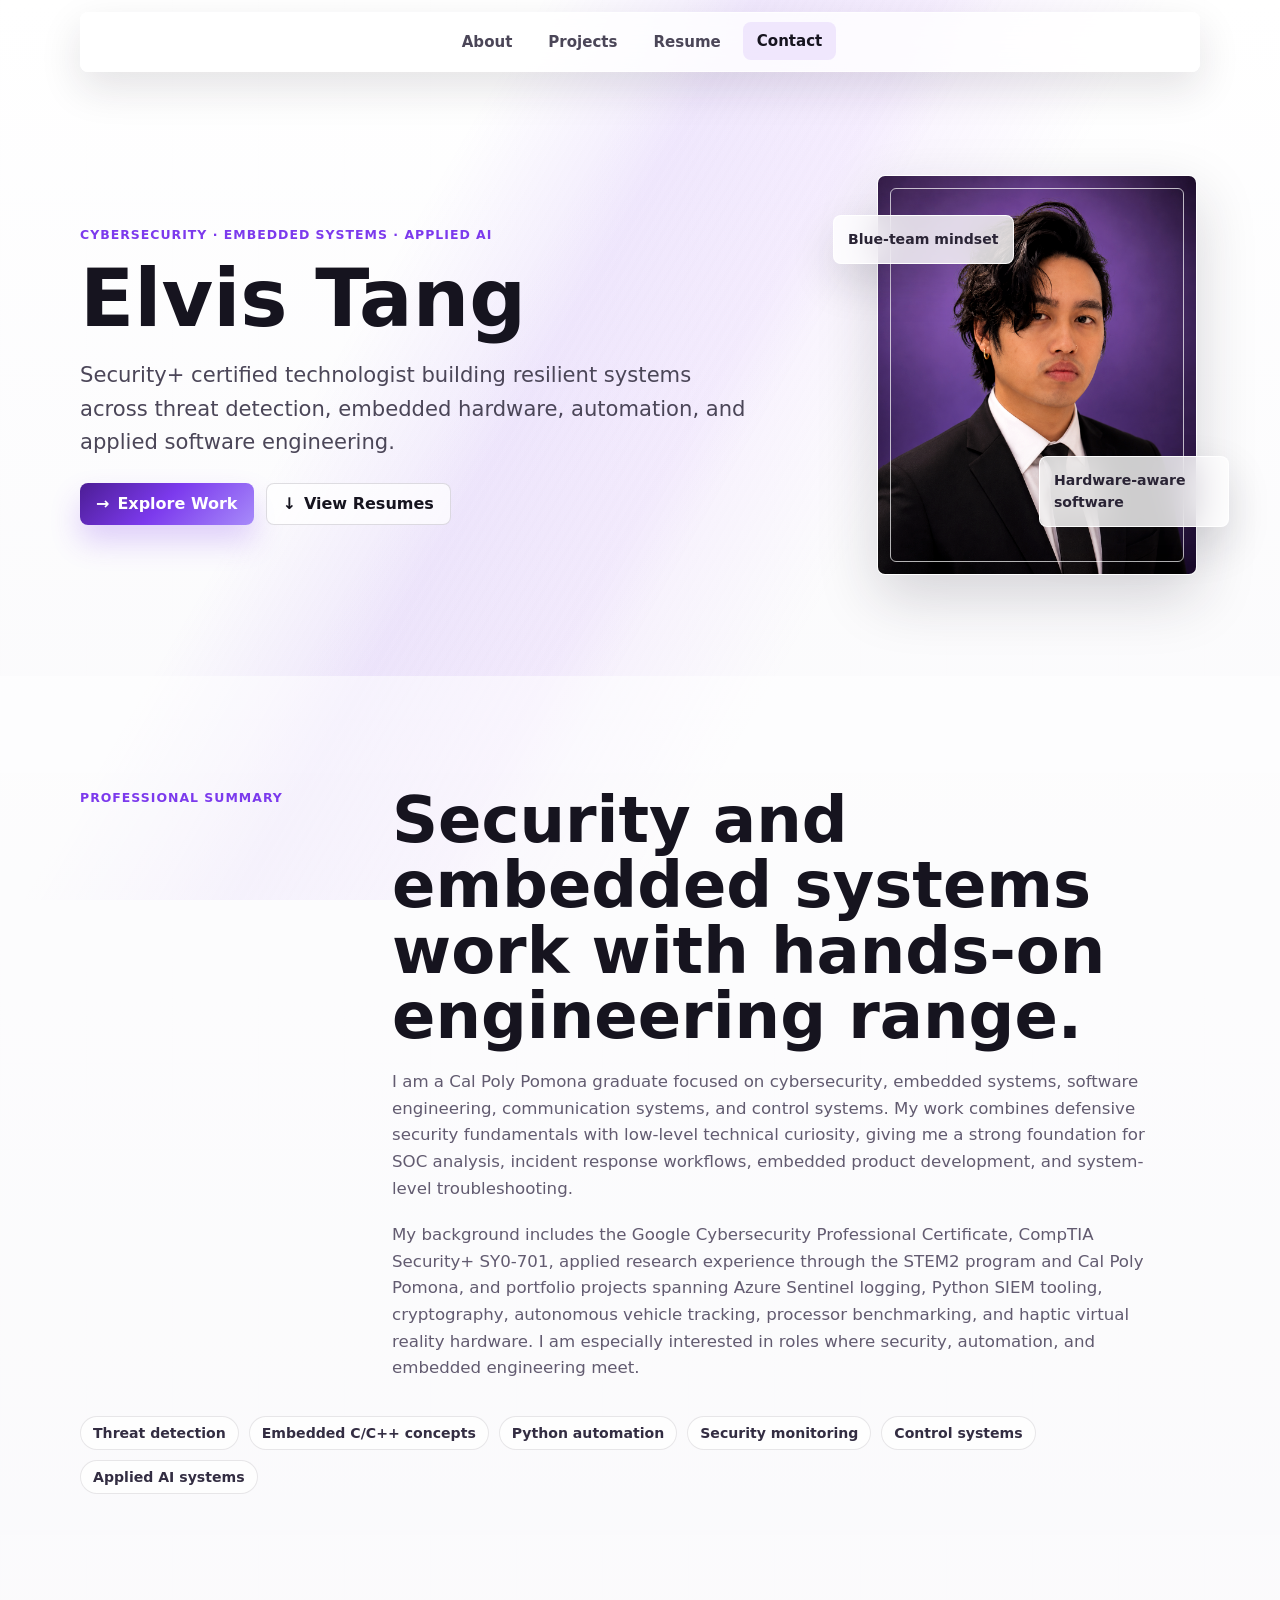
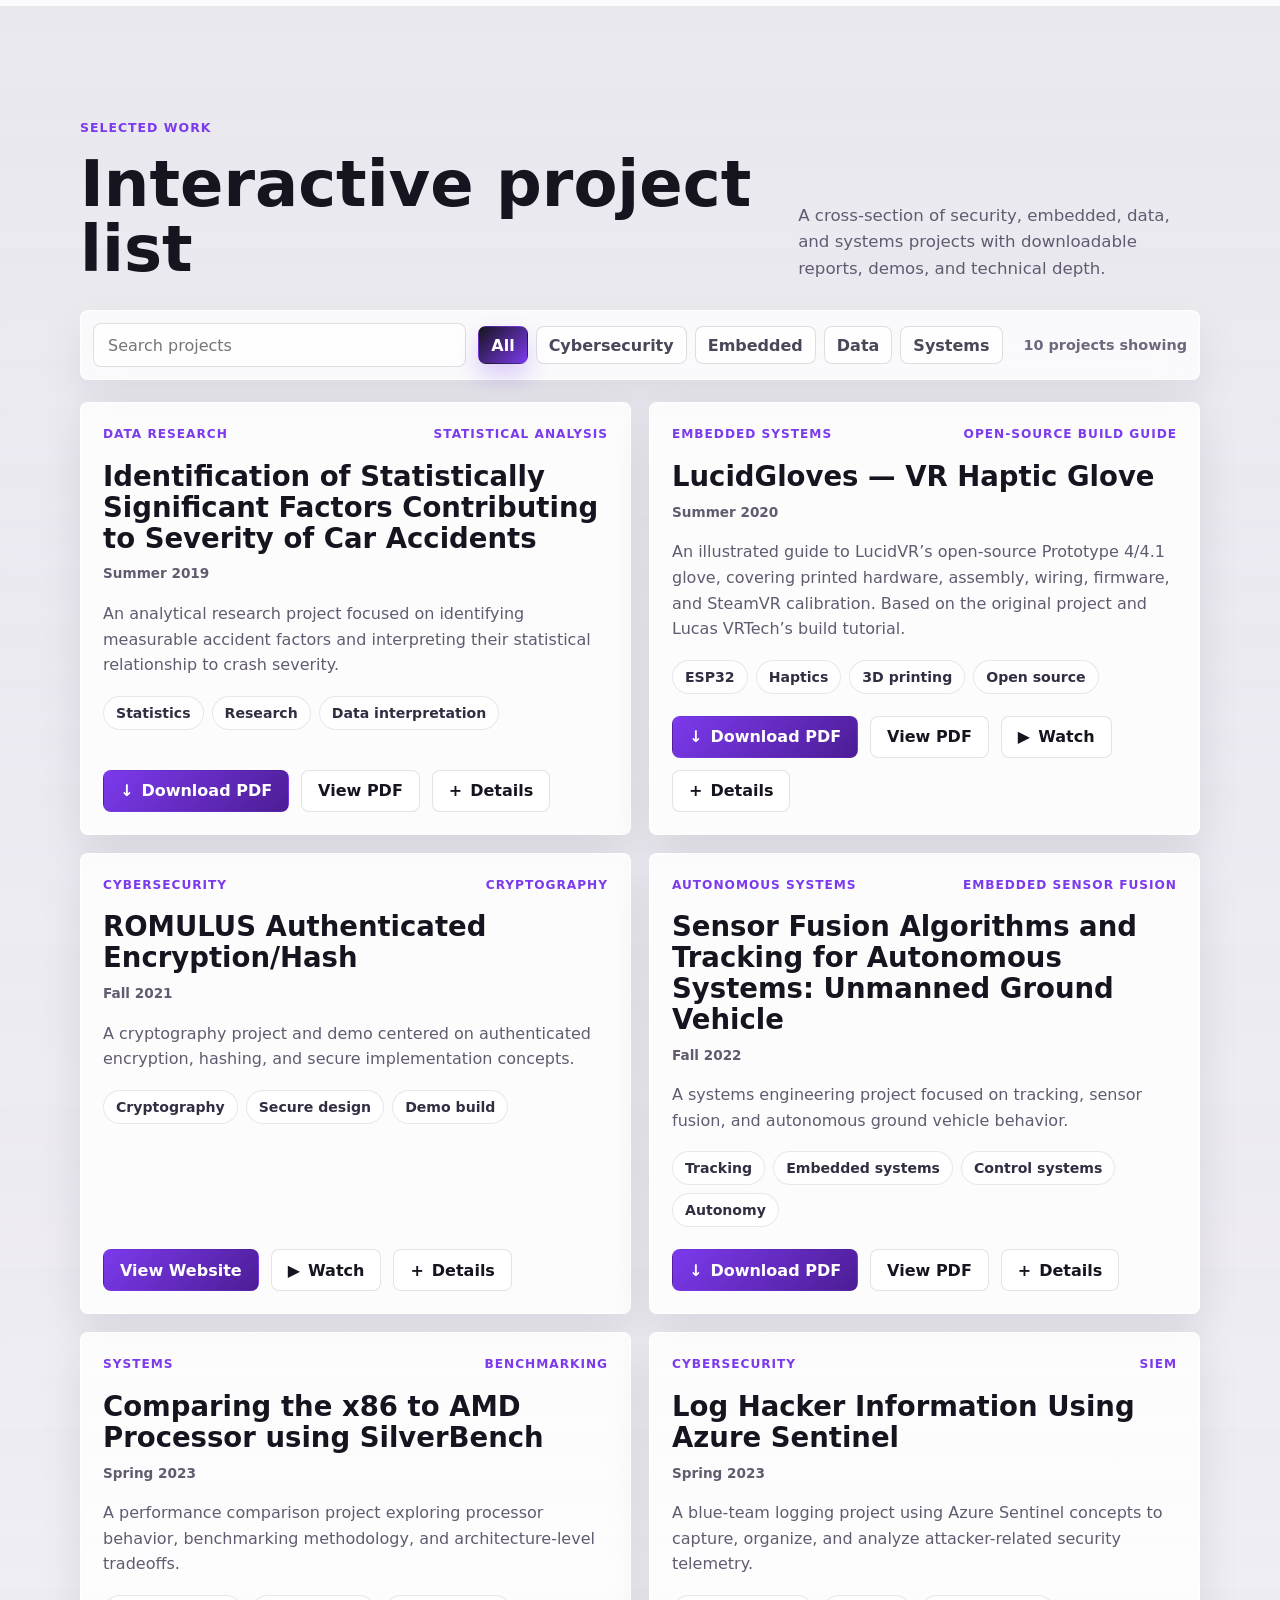
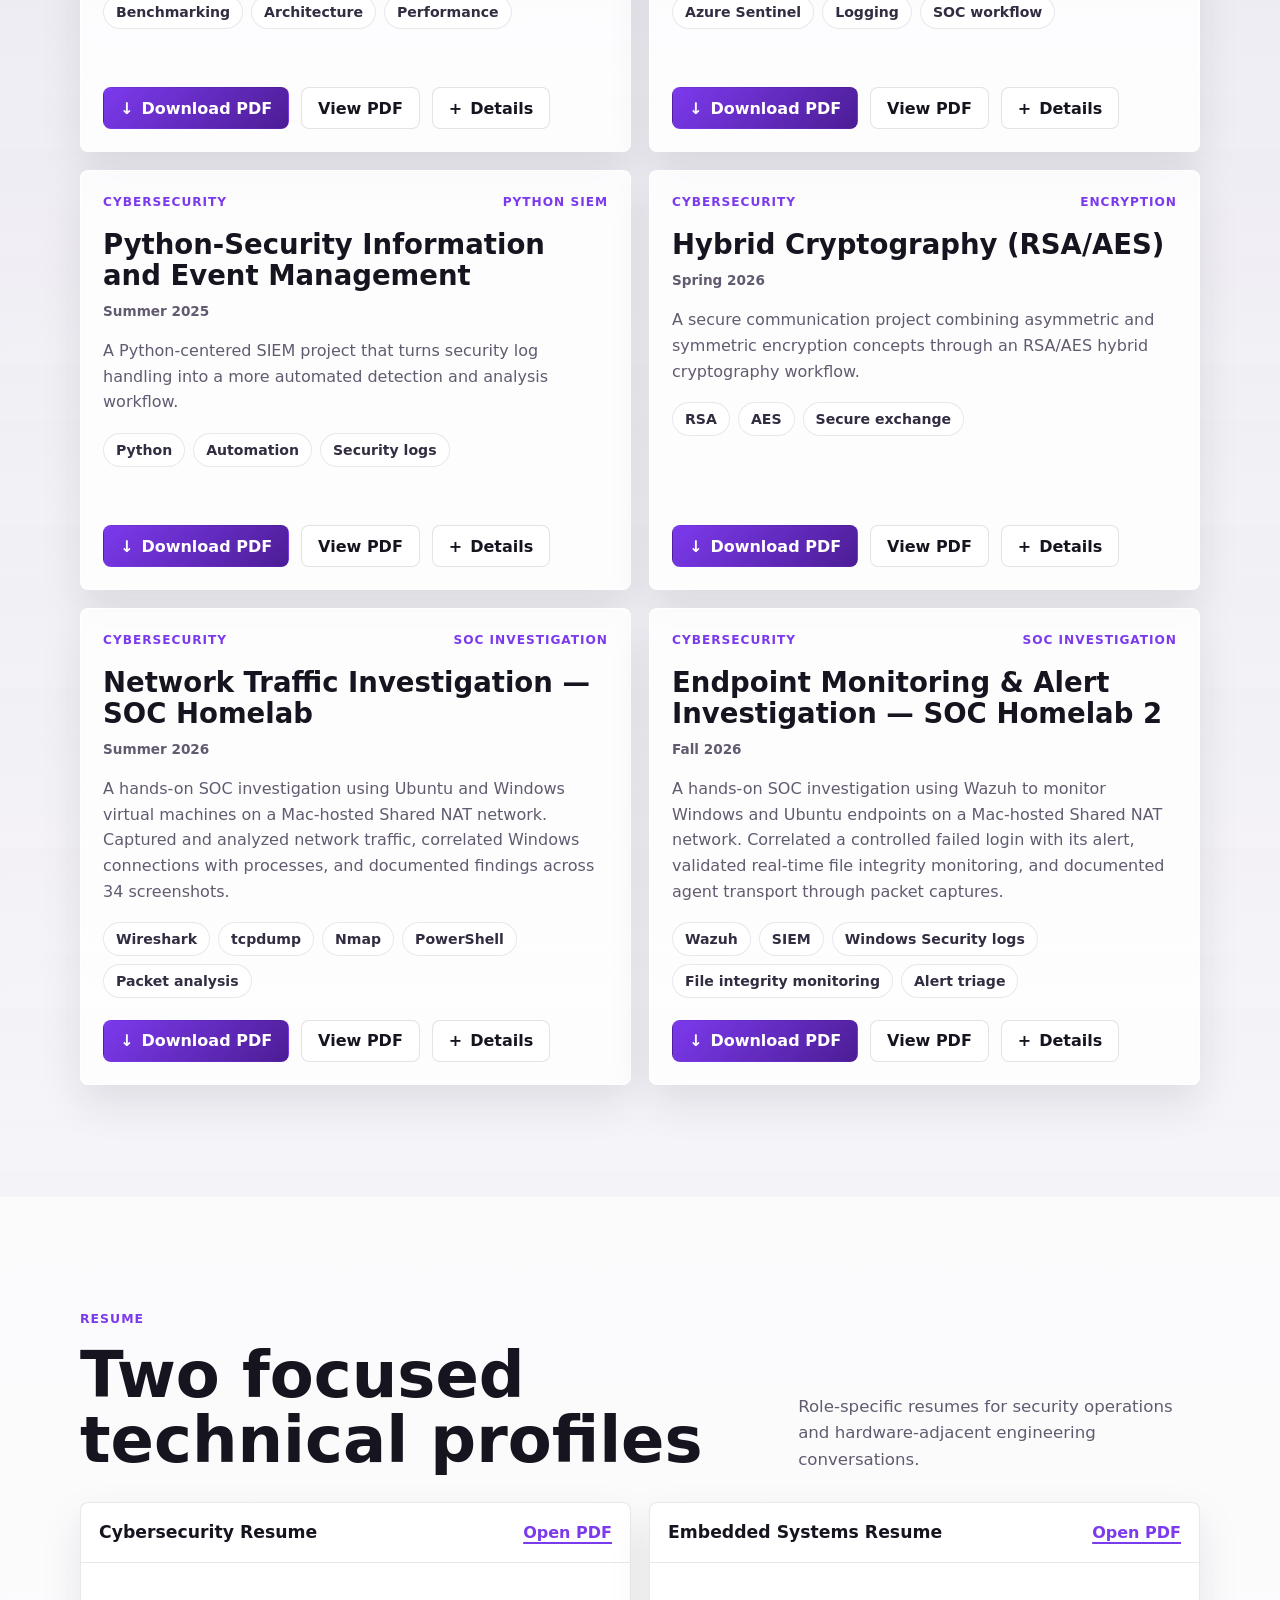
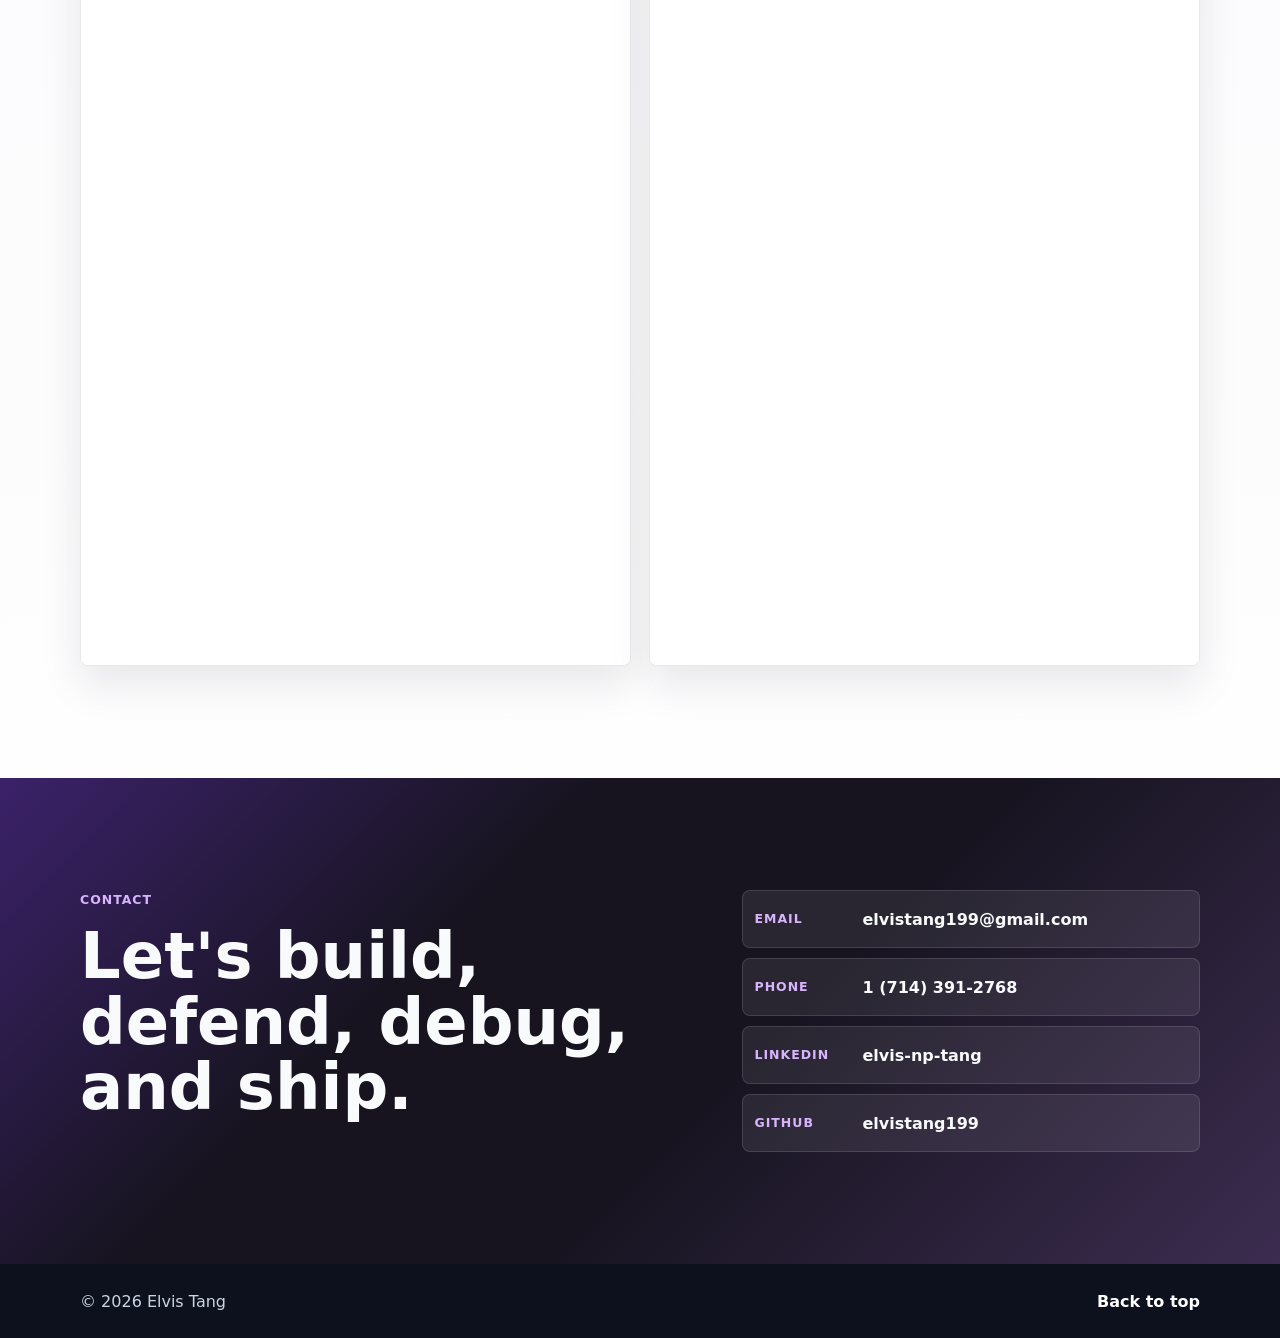
<file: index.html>
<!DOCTYPE html>
<html lang="en">
<head>
  <meta charset="UTF-8" />
  <meta name="viewport" content="width=device-width, initial-scale=1.0" />
  <meta
    name="description"
    content="Portfolio for Elvis Tang, focused on cybersecurity, embedded systems, applied AI, and systems engineering projects."
  />
  <title>Elvis Tang | Cybersecurity &amp; Embedded Systems</title>
  <link rel="icon" type="image/png" href="purple-tiger-favicon.png" />
  <link rel="stylesheet" href="style.css?v=hiatus-2-4-tracks" />
</head>
<body>
  <div class="scroll-progress" aria-hidden="true"></div>

  <header class="hero" id="top">
    <nav class="site-nav" aria-label="Primary navigation">
      <button class="nav-toggle" type="button" aria-expanded="false" aria-controls="nav-links">
        <span></span>
        <span></span>
        <span></span>
        <span class="sr-only">Menu</span>
      </button>
      <ul id="nav-links" class="nav-links">
        <li><a href="#about">About</a></li>
        <li><a href="#projects">Projects</a></li>
        <li><a href="#resume">Resume</a></li>
        <li><a href="#contact">Contact</a></li>
      </ul>
    </nav>

    <div class="hero-stage container reveal">
      <div class="hero-copy">
        <p class="eyebrow">Cybersecurity &middot; Embedded Systems &middot; Applied AI</p>
        <h1>Elvis Tang</h1>
        <p class="hero-lede">
          Security+ certified technologist building resilient systems across threat detection,
          embedded hardware, automation, and applied software engineering.
        </p>
        <div class="hero-actions" aria-label="Portfolio actions">
          <a class="button button-primary" href="#projects">
            <span aria-hidden="true">&rarr;</span>
            Explore Work
          </a>
          <a class="button button-secondary" href="#resume">
            <span aria-hidden="true">&darr;</span>
            View Resumes
          </a>
        </div>
      </div>

      <div class="hero-visual" aria-label="Portrait and expertise snapshot">
        <div class="portrait-frame tilt-target">
          <img src="ElvisTang_Headshot.png" alt="Portrait of Elvis Tang" />
        </div>
        <div class="floating-badge badge-top">
          <span>Blue-team mindset</span>
        </div>
        <div class="floating-badge badge-bottom">
          <span>Hardware-aware software</span>
        </div>
      </div>
    </div>
  </header>

  <main>
    <section id="about" class="section section-light">
      <div class="container about-layout reveal">
        <div class="section-kicker">Professional Summary</div>
        <div>
          <h2>Security and embedded systems work with hands-on engineering range.</h2>
          <p>
            I am a Cal Poly Pomona graduate focused on cybersecurity, embedded systems,
            software engineering, communication systems, and control systems. My work combines
            defensive security fundamentals with low-level technical curiosity, giving me a
            strong foundation for SOC analysis, incident response workflows, embedded product
            development, and system-level troubleshooting.
          </p>
          <p>
            My background includes the Google Cybersecurity Professional Certificate, CompTIA
            Security+ SY0-701, applied research experience through the STEM2 program and Cal
            Poly Pomona, and portfolio projects spanning Azure Sentinel logging, Python SIEM
            tooling, cryptography, autonomous vehicle tracking, processor benchmarking, and
            haptic virtual reality hardware. I am especially interested in roles where security,
            automation, and embedded engineering meet.
          </p>
        </div>
      </div>

      <div class="container expertise-strip reveal" aria-label="Core expertise">
        <span>Threat detection</span>
        <span>Embedded C/C++ concepts</span>
        <span>Python automation</span>
        <span>Security monitoring</span>
        <span>Control systems</span>
        <span>Applied AI systems</span>
      </div>
    </section>

    <section id="projects" class="section section-muted">
      <div class="container">
        <div class="section-heading reveal">
          <div>
            <div class="section-kicker">Selected Work</div>
          <h2>Interactive project list</h2>
        </div>
        <p>
            A cross-section of security, embedded, data, and systems projects with downloadable
            reports, demos, and technical depth.
        </p>
        </div>

        <div class="project-toolbar reveal" aria-label="Project filters">
          <label class="project-search">
            <span class="sr-only">Search projects</span>
            <input id="project-search" type="search" placeholder="Search projects" autocomplete="off" />
          </label>
          <div class="filter-group" role="list" aria-label="Project category">
            <button class="filter-button is-active" type="button" data-filter="all">All</button>
            <button class="filter-button" type="button" data-filter="cybersecurity">Cybersecurity</button>
            <button class="filter-button" type="button" data-filter="embedded">Embedded</button>
            <button class="filter-button" type="button" data-filter="data">Data</button>
            <button class="filter-button" type="button" data-filter="systems">Systems</button>
          </div>
          <p class="project-count" aria-live="polite"><span id="visible-count">10</span> projects showing</p>
        </div>

        <div class="project-grid">



          <article
            class="project-card reveal tilt-target"
            data-category="data"
            data-keywords="statistics data analysis car accidents severity research google document"
          >
            <div class="card-topline">
              <span>Data Research</span>
              <span>Statistical analysis</span>
            </div>
            <h3>Identification of Statistically Significant Factors Contributing to Severity of Car Accidents</h3>
            <p class="project-date" aria-label="Project date">Summer 2019</p>
            <p>
              An analytical research project focused on identifying measurable accident factors
              and interpreting their statistical relationship to crash severity.
            </p>
            <div class="tag-row" aria-label="Project skills">
              <span>Statistics</span>
              <span>Research</span>
              <span>Data interpretation</span>
            </div>
            <div class="project-actions">
              <a class="button" href="assets/reports/car-accident-severity.pdf" download>
                <span aria-hidden="true">&darr;</span>
                Download PDF
              </a>
              <a class="button" href="assets/reports/car-accident-severity.pdf">View PDF</a>
              <button class="details-toggle" type="button" aria-expanded="false">
                <span aria-hidden="true">+</span>
                Details
              </button>
            </div>
            <div class="project-details">
              <ul>
                <li>Explored factor significance and presentation of findings.</li>
                <li>Built a report-oriented workflow for technical explanation.</li>
              </ul>
            </div>
            <div class="preview" aria-live="polite"></div>
          </article>


          <article
            id="lucidgloves"
            class="project-card reveal tilt-target"
            data-category="embedded systems"
            data-keywords="lucidgloves lucidvr virtual reality haptic glove esp32 arduino open source firmware 3d printing steamvr opengloves build guide"
          >
            <div class="card-topline">
              <span>Embedded Systems</span>
              <span>Open-source build guide</span>
            </div>
            <h3>LucidGloves — VR Haptic Glove</h3>
            <p class="project-date" aria-label="Project date">Summer 2020</p>
            <p>
              An illustrated guide to LucidVR’s open-source Prototype 4/4.1 glove, covering
              printed hardware, assembly, wiring, firmware, and SteamVR calibration.
              Based on the original project and Lucas VRTech’s build tutorial.
            </p>
            <div class="tag-row" aria-label="Project skills">
              <span>ESP32</span><span>Haptics</span><span>3D printing</span><span>Open source</span>
            </div>
            <div class="project-actions">
              <a class="button" href="assets/reports/lucidgloves.pdf?v=ae4b6e11f014" download>
                <span aria-hidden="true">&darr;</span>
                Download PDF
              </a>
              <a class="button" href="assets/reports/lucidgloves.pdf?v=ae4b6e11f014">View PDF</a>
              <button class="preview-toggle" type="button" data-type="youtube" data-url="https://www.youtube.com/embed/2yF-SJcg3zQ" aria-expanded="false">
                <span aria-hidden="true">&#9654;</span>
                Watch
              </button>
              <button class="details-toggle" type="button" aria-expanded="false">
                <span aria-hidden="true">+</span>
                Details
              </button>
            </div>
            <div class="project-details">
              <ul>
                <li>Includes three attributed tutorial screenshots and timestamped instructions.</li>
                <li>Covers parts, assembly, electronics, firmware, calibration, and troubleshooting.</li>
                <li>Credits LucidVR and contributors; the original repository is MIT-licensed.</li>
              </ul>
            </div>
            <div class="preview" aria-live="polite"></div>
          </article>


          <article
            class="project-card reveal tilt-target"
            data-category="cybersecurity"
            data-keywords="romulus authenticated encryption hash cryptography cybersecurity youtube demo"
          >
            <div class="card-topline">
              <span>Cybersecurity</span>
              <span>Cryptography</span>
            </div>
            <h3>ROMULUS Authenticated Encryption/Hash</h3>
            <p class="project-date" aria-label="Project date">Fall 2021</p>
            <p>
              A cryptography project and demo centered on authenticated encryption, hashing,
              and secure implementation concepts.
            </p>
            <div class="tag-row" aria-label="Project skills">
              <span>Cryptography</span>
              <span>Secure design</span>
              <span>Demo build</span>
            </div>
            <div class="project-actions">
              <a class="button" href="https://romulusae.github.io/romulus/">View Website</a>
              <button class="preview-toggle" type="button" data-type="youtube" data-url="https://www.youtube.com/embed/PU2H38xfZKs">
                <span aria-hidden="true">&#9654;</span>
                Watch
              </button>
              <button class="details-toggle" type="button" aria-expanded="false">
                <span aria-hidden="true">+</span>
                Details
              </button>
            </div>
            <div class="project-details">
              <ul>
                <li>Explained authenticated encryption and hash behavior through a demo.</li>
                <li>Focused on practical understanding of cryptographic primitives.</li>
              </ul>
            </div>
            <div class="preview" aria-live="polite"></div>
          </article>

          <article
            class="project-card reveal tilt-target"
            data-category="systems embedded"
            data-keywords="sensor fusion tracking autonomous systems unmanned ground vehicle control systems embedded"
          >
            <div class="card-topline">
              <span>Autonomous Systems</span>
              <span>Embedded sensor fusion</span>
            </div>
            <h3>Sensor Fusion Algorithms and Tracking for Autonomous Systems: Unmanned Ground Vehicle</h3>
            <p class="project-date" aria-label="Project date">Fall 2022</p>
            <p>
              A systems engineering project focused on tracking, sensor fusion, and autonomous
              ground vehicle behavior.
            </p>
            <div class="tag-row" aria-label="Project skills">
              <span>Tracking</span>
              <span>Embedded systems</span>
              <span>Control systems</span>
              <span>Autonomy</span>
            </div>
            <div class="project-actions">
              <a class="button" href="assets/reports/sensor-fusion-ugv.pdf" download>
                <span aria-hidden="true">&darr;</span>
                Download PDF
              </a>
              <a class="button" href="assets/reports/sensor-fusion-ugv.pdf">View PDF</a>
              <button class="details-toggle" type="button" aria-expanded="false">
                <span aria-hidden="true">+</span>
                Details
              </button>
            </div>
            <div class="project-details">
              <ul>
                <li>Applied algorithmic reasoning to autonomous vehicle sensing.</li>
                <li>Documented system behavior and technical constraints.</li>
              </ul>
            </div>
            <div class="preview" aria-live="polite"></div>
          </article>

          <article
            class="project-card reveal tilt-target"
            data-category="systems"
            data-keywords="x86 amd processor silverbench benchmark computer architecture performance"
          >
            <div class="card-topline">
              <span>Systems</span>
              <span>Benchmarking</span>
            </div>
            <h3>Comparing the x86 to AMD Processor using SilverBench</h3>
            <p class="project-date" aria-label="Project date">Spring 2023</p>
            <p>
              A performance comparison project exploring processor behavior, benchmarking
              methodology, and architecture-level tradeoffs.
            </p>
            <div class="tag-row" aria-label="Project skills">
              <span>Benchmarking</span>
              <span>Architecture</span>
              <span>Performance</span>
            </div>
            <div class="project-actions">
              <a class="button" href="assets/reports/processor-benchmark.pdf" download>
                <span aria-hidden="true">&darr;</span>
                Download PDF
              </a>
              <a class="button" href="assets/reports/processor-benchmark.pdf">View PDF</a>
              <button class="details-toggle" type="button" aria-expanded="false">
                <span aria-hidden="true">+</span>
                Details
              </button>
            </div>
            <div class="project-details">
              <ul>
                <li>Compared performance signals from benchmark runs.</li>
                <li>Connected observed results to processor architecture concepts.</li>
              </ul>
            </div>
            <div class="preview" aria-live="polite"></div>
          </article>

          <article
            class="project-card reveal tilt-target"
            data-category="cybersecurity"
            data-keywords="azure sentinel log hacker information siem soc blue team detection cloud"
          >
            <div class="card-topline">
              <span>Cybersecurity</span>
              <span>SIEM</span>
            </div>
            <h3>Log Hacker Information Using Azure Sentinel</h3>
            <p class="project-date" aria-label="Project date">Spring 2023</p>
            <p>
              A blue-team logging project using Azure Sentinel concepts to capture, organize,
              and analyze attacker-related security telemetry.
            </p>
            <div class="tag-row" aria-label="Project skills">
              <span>Azure Sentinel</span>
              <span>Logging</span>
              <span>SOC workflow</span>
            </div>
            <div class="project-actions">
              <a class="button" href="assets/reports/azure-sentinel.pdf" download>
                <span aria-hidden="true">&darr;</span>
                Download PDF
              </a>
              <a class="button" href="assets/reports/azure-sentinel.pdf">View PDF</a>
              <button class="details-toggle" type="button" aria-expanded="false">
                <span aria-hidden="true">+</span>
                Details
              </button>
            </div>
            <div class="project-details">
              <ul>
                <li>Practiced security event collection and investigation structure.</li>
                <li>Mapped cloud telemetry to analyst-friendly reporting.</li>
              </ul>
            </div>
            <div class="preview" aria-live="polite"></div>
          </article>

          <article
            class="project-card reveal tilt-target"
            data-category="cybersecurity"
            data-keywords="python security information event management siem scripting automation logs"
          >
            <div class="card-topline">
              <span>Cybersecurity</span>
              <span>Python SIEM</span>
            </div>
            <h3>Python-Security Information and Event Management</h3>
            <p class="project-date" aria-label="Project date">Summer 2025</p>
            <p>
              A Python-centered SIEM project that turns security log handling into a more
              automated detection and analysis workflow.
            </p>
            <div class="tag-row" aria-label="Project skills">
              <span>Python</span>
              <span>Automation</span>
              <span>Security logs</span>
            </div>
            <div class="project-actions">
              <a class="button" href="assets/reports/python-siem.pdf" download>
                <span aria-hidden="true">&darr;</span>
                Download PDF
              </a>
              <a class="button" href="assets/reports/python-siem.pdf">View PDF</a>
              <button class="details-toggle" type="button" aria-expanded="false">
                <span aria-hidden="true">+</span>
                Details
              </button>
            </div>
            <div class="project-details">
              <ul>
                <li>Used scripting concepts to support repeatable security analysis.</li>
                <li>Focused on practical monitoring and event-management fundamentals.</li>
              </ul>
            </div>
            <div class="preview" aria-live="polite"></div>
          </article>

          <article
            class="project-card reveal tilt-target"
            data-category="cybersecurity"
            data-keywords="hybrid cryptography rsa aes encryption cybersecurity secure communication"
          >
            <div class="card-topline">
              <span>Cybersecurity</span>
              <span>Encryption</span>
            </div>
            <h3>Hybrid Cryptography (RSA/AES)</h3>
            <p class="project-date" aria-label="Project date">Spring 2026</p>
            <p>
              A secure communication project combining asymmetric and symmetric encryption
              concepts through an RSA/AES hybrid cryptography workflow.
            </p>
            <div class="tag-row" aria-label="Project skills">
              <span>RSA</span>
              <span>AES</span>
              <span>Secure exchange</span>
            </div>
            <div class="project-actions">
              <a class="button" href="assets/reports/hybrid-cryptography.pdf" download>
                <span aria-hidden="true">&darr;</span>
                Download PDF
              </a>
              <a class="button" href="assets/reports/hybrid-cryptography.pdf">View PDF</a>
              <button class="details-toggle" type="button" aria-expanded="false">
                <span aria-hidden="true">+</span>
                Details
              </button>
            </div>
            <div class="project-details">
              <ul>
                <li>Modeled key exchange and encryption responsibilities.</li>
                <li>Demonstrated how RSA and AES complement each other in practice.</li>
              </ul>
            </div>
            <div class="preview" aria-live="polite"></div>
          </article>
          <article
            id="soc-homelab"
            class="project-card reveal tilt-target"
            data-category="cybersecurity"
            data-keywords="soc homelab wireshark network traffic investigation packet analysis tcpdump nmap ubuntu windows powershell dns icmp tcp http tls shared nat endpoint process correlation event viewer"
          >
            <div class="card-topline">
              <span>Cybersecurity</span>
              <span>SOC investigation</span>
            </div>
            <h3>Network Traffic Investigation — SOC Homelab</h3>
            <p class="project-date" aria-label="Project date">Summer 2026</p>
            <p>
              A hands-on SOC investigation using Ubuntu and Windows virtual machines on a
              Mac-hosted Shared NAT network. Captured and analyzed network traffic, correlated
              Windows connections with processes, and documented findings across 34 screenshots.
            </p>
            <div class="tag-row" aria-label="Project skills">
              <span>Wireshark</span>
              <span>tcpdump</span>
              <span>Nmap</span>
              <span>PowerShell</span>
              <span>Packet analysis</span>
            </div>
            <div class="project-actions">
              <a class="button" href="assets/reports/soc-homelab.pdf" download>
                <span aria-hidden="true">&darr;</span>
                Download PDF
              </a>
              <a class="button" href="assets/reports/soc-homelab.pdf">View PDF</a>
              <button class="details-toggle" type="button" aria-expanded="false" aria-controls="soc-homelab-details">
                <span aria-hidden="true">+</span>
                Details
              </button>
            </div>
            <div class="project-details" id="soc-homelab-details">
              <ul>
                <li>Isolated ICMP, DNS, TCP, HTTP, and TLS traffic, including an HTTP-to-HTTPS redirect and TLS 1.3 session metadata.</li>
                <li>Linked Windows connection-owner PIDs to Widgets and svchost and reviewed Security Event ID 4672 for a SYSTEM logon.</li>
                <li>Correlated authorized Nmap scans with TCP SYN probes in Wireshark; all 1,000 scanned Windows TCP ports returned filtered/no-response results.</li>
                <li>Documented NAT visibility and encrypted-payload limitations without making unsupported claims of malicious activity.</li>
                <li>In progress: controlled Windows application traffic, additional event correlation, and remaining process attribution.</li>
              </ul>
            </div>
          </article>
          <article
            id="soc-homelab-2"
            class="project-card reveal tilt-target"
            data-category="cybersecurity"
            data-keywords="soc homelab wazuh siem xdr endpoint monitoring alert investigation triage windows ubuntu authentication failed login event 4625 file integrity monitoring fim tcpdump packet correlation shared nat"
          >
            <div class="card-topline">
              <span>Cybersecurity</span>
              <span>SOC investigation</span>
            </div>
            <h3>Endpoint Monitoring &amp; Alert Investigation — SOC Homelab 2</h3>
            <p class="project-date" aria-label="Project date">Fall 2026</p>
            <p>
              A hands-on SOC investigation using Wazuh to monitor Windows and Ubuntu endpoints
              on a Mac-hosted Shared NAT network. Correlated a controlled failed login with its
              alert, validated real-time file integrity monitoring, and documented agent transport
              through packet captures.
            </p>
            <div class="tag-row" aria-label="Project skills">
              <span>Wazuh</span>
              <span>SIEM</span>
              <span>Windows Security logs</span>
              <span>File integrity monitoring</span>
              <span>Alert triage</span>
            </div>
            <div class="project-actions">
              <a class="button" href="assets/reports/soc-homelab-2.pdf" download>
                <span aria-hidden="true">&darr;</span>
                Download PDF
              </a>
              <a class="button" href="assets/reports/soc-homelab-2.pdf">View PDF</a>
              <button class="details-toggle" type="button" aria-expanded="false" aria-controls="soc-homelab-2-details">
                <span aria-hidden="true">+</span>
                Details
              </button>
            </div>
            <div class="project-details" id="soc-homelab-2-details">
              <ul>
                <li>Deployed the Wazuh manager, indexer, and dashboard on a dedicated Ubuntu server and enrolled Windows and Ubuntu endpoint agents.</li>
                <li>Matched Windows Security Event ID 4625 to its Wazuh alert using the host, target account, record ID, and source timestamp.</li>
                <li>Validated real-time file integrity alerts on both endpoints with controlled file changes and matching before-and-after hashes.</li>
                <li>Captured agent communication on TCP port 1514 and correlated its timing with a repeated Ubuntu file-change test.</li>
                <li>Closed the authentication investigation as expected lab activity and documented encrypted-payload visibility and Ubuntu assessment coverage limits.</li>
              </ul>
            </div>
          </article>
        </div>
      </div>
    </section>

    <section id="resume" class="section section-light">
      <div class="container">
        <div class="section-heading reveal">
          <div>
            <div class="section-kicker">Resume</div>
          <h2>Two focused technical profiles</h2>
        </div>
        <p>
            Role-specific resumes for security operations and hardware-adjacent engineering
            conversations.
        </p>
        </div>
        <div class="resume-grid">
          <article class="resume-panel reveal">
            <div class="resume-panel-header">
              <h3>Cybersecurity Resume</h3>
              <a class="text-link" href="ElvisTang_Cybersecurity_Resume.pdf" target="_blank" rel="noopener">Open PDF</a>
            </div>
            <iframe src="ElvisTang_Cybersecurity_Resume.pdf" title="Elvis Tang cybersecurity resume"></iframe>
          </article>
          <article class="resume-panel reveal">
            <div class="resume-panel-header">
              <h3>Embedded Systems Resume</h3>
              <a class="text-link" href="ElvisTang_Embedded_Resume.pdf" target="_blank" rel="noopener">Open PDF</a>
            </div>
            <iframe src="ElvisTang_Embedded_Resume.pdf" title="Elvis Tang embedded systems resume"></iframe>
          </article>
        </div>
      </div>
    </section>

    <section id="contact" class="section section-dark">
      <div class="container contact-layout reveal">
        <div>
          <div class="section-kicker">Contact</div>
          <h2>Let's build, defend, de<button class="music-trigger" id="music-trigger" type="button" aria-label="bug — Open boombox" aria-haspopup="dialog" aria-controls="music-dialog">bug</button>, and ship.</h2>
        </div>
        <ul class="contact-list">
          <li>
            <span>Email</span>
            <a href="mailto:elvistang199@gmail.com">elvistang199@gmail.com</a>
          </li>
          <li>
            <span>Phone</span>
            <a href="tel:+17143912768">1 (714) 391-2768</a>
          </li>
          <li>
            <span>LinkedIn</span>
            <a href="https://www.linkedin.com/in/elvis-np-tang/" target="_blank" rel="noopener">elvis-np-tang</a>
          </li>
          <li>
            <span>GitHub</span>
            <a href="https://github.com/elvistang199" target="_blank" rel="noopener">elvistang199</a>
          </li>
        </ul>
      </div>
    </section>
  </main>

  <footer>
    <div class="container footer-inner">
      <p>&copy; 2026 Elvis Tang</p>
      <a href="#top">Back to top</a>
    </div>
  </footer>

  <dialog id="music-dialog" class="music-dialog" aria-label="Boombox">
    <div class="boombox-handle" aria-hidden="true"></div>
    <div class="boombox">
      <header class="boombox-header">
        <div class="boombox-volume">
          <div id="music-volume" class="boombox-knob" role="slider" tabindex="0" aria-label="Volume" aria-valuemin="0" aria-valuemax="100" aria-valuenow="70" aria-valuetext="70 percent" aria-describedby="music-volume-help"><span aria-hidden="true"></span></div>
          <div class="boombox-volume-label">VOLUME <output id="music-volume-value">70%</output></div>
          <span id="music-volume-help" class="sr-only">Drag around the edge to turn the knob, or slide up and down from its center. Use arrow keys to adjust, Home to mute, or End for maximum volume.</span>
        </div>
        <div class="boombox-tuning">
          <div id="music-tuning" class="boombox-knob" role="slider" tabindex="0" aria-label="FM tuning" aria-valuemin="88" aria-valuemax="108" aria-valuenow="104" aria-valuetext="104.0 megahertz, clear signal" aria-describedby="music-tuning-help"><span aria-hidden="true"></span></div>
          <div class="boombox-volume-label">TUNING <output id="music-frequency-value" for="music-frequency">104.0 MHz</output></div>
        </div>
        <button class="music-dialog-close" type="button" aria-label="Close boombox">&times;</button>
      </header>
      <div class="boombox-tuner">
        <span aria-hidden="true">FM</span>
        <div class="boombox-tuner-scale">
          <div class="boombox-tuner-labels" aria-hidden="true"><span>88</span><span>92</span><span>96</span><span>100</span><span>104</span><span>108</span></div>
          <input id="music-frequency" type="range" min="88" max="108" step="0.1" value="104" aria-label="FM frequency" aria-valuetext="104.0 megahertz, clear signal" aria-describedby="music-tuning-help">
        </div>
        <span aria-hidden="true">MHz</span>
      </div>
      <p id="music-tuning-help" class="sr-only">Turn the tuning knob or drag the FM scale. Use arrow keys for fine tuning. Tune to 104 MHz for a clear signal; moving farther away adds static during playback.</p>
      <div class="boombox-body">
        <div class="boombox-speaker" aria-hidden="true"></div>
        <div class="boombox-center">
          <div class="boombox-display">
            <span id="music-status" class="sr-only" role="status"></span>
            <strong id="music-title">Moonlight</strong>
            <span id="music-position">TRACK 01 / 04</span>
            <span id="music-time">0:00 / --:--</span>
          </div>
          <div class="boombox-tape-label"><span>Hiatus 2</span><span aria-hidden="true">A • C-90</span></div>
          <div class="boombox-cassette">
            <div class="cassette-reel" role="slider" tabindex="0" aria-label="Left cassette reel, playback position" aria-valuemin="0" aria-valuemax="0" aria-valuenow="0" aria-valuetext="Track loading" aria-disabled="true" aria-describedby="music-reel-help"><i aria-hidden="true"></i></div>
            <span class="cassette-window" aria-hidden="true"></span>
            <div class="cassette-reel" role="slider" tabindex="0" aria-label="Right cassette reel, playback position" aria-valuemin="0" aria-valuemax="0" aria-valuenow="0" aria-valuetext="Track loading" aria-disabled="true" aria-describedby="music-reel-help"><i aria-hidden="true"></i></div>
          </div>
          <p id="music-reel-help" class="sr-only">Turn either cassette reel clockwise to fast-forward or counterclockwise to rewind. You can also drag up or down from its center. Arrow keys seek five seconds; Home goes to the start and End goes to the end.</p>
          <div class="boombox-controls">
            <button id="music-play" type="button" autofocus aria-label="Play"><span aria-hidden="true">▶</span></button>
            <button id="music-next" type="button" aria-label="Next song"><span aria-hidden="true">▶|</span></button>
          </div>
        </div>
        <div class="boombox-speaker" aria-hidden="true"></div>
      </div>
      <div class="boombox-footer" aria-hidden="true"><span>HIGH FIDELITY</span><span>AUTO STOP • CASSETTE</span></div>
    </div>
    <audio id="music-audio" src="assets/music/moonlight.mp3?v=b1e058c14259" preload="metadata"></audio>
  </dialog>

  <script src="script.js?v=hiatus-2-4-tracks"></script>
</body>
</html>
</file>
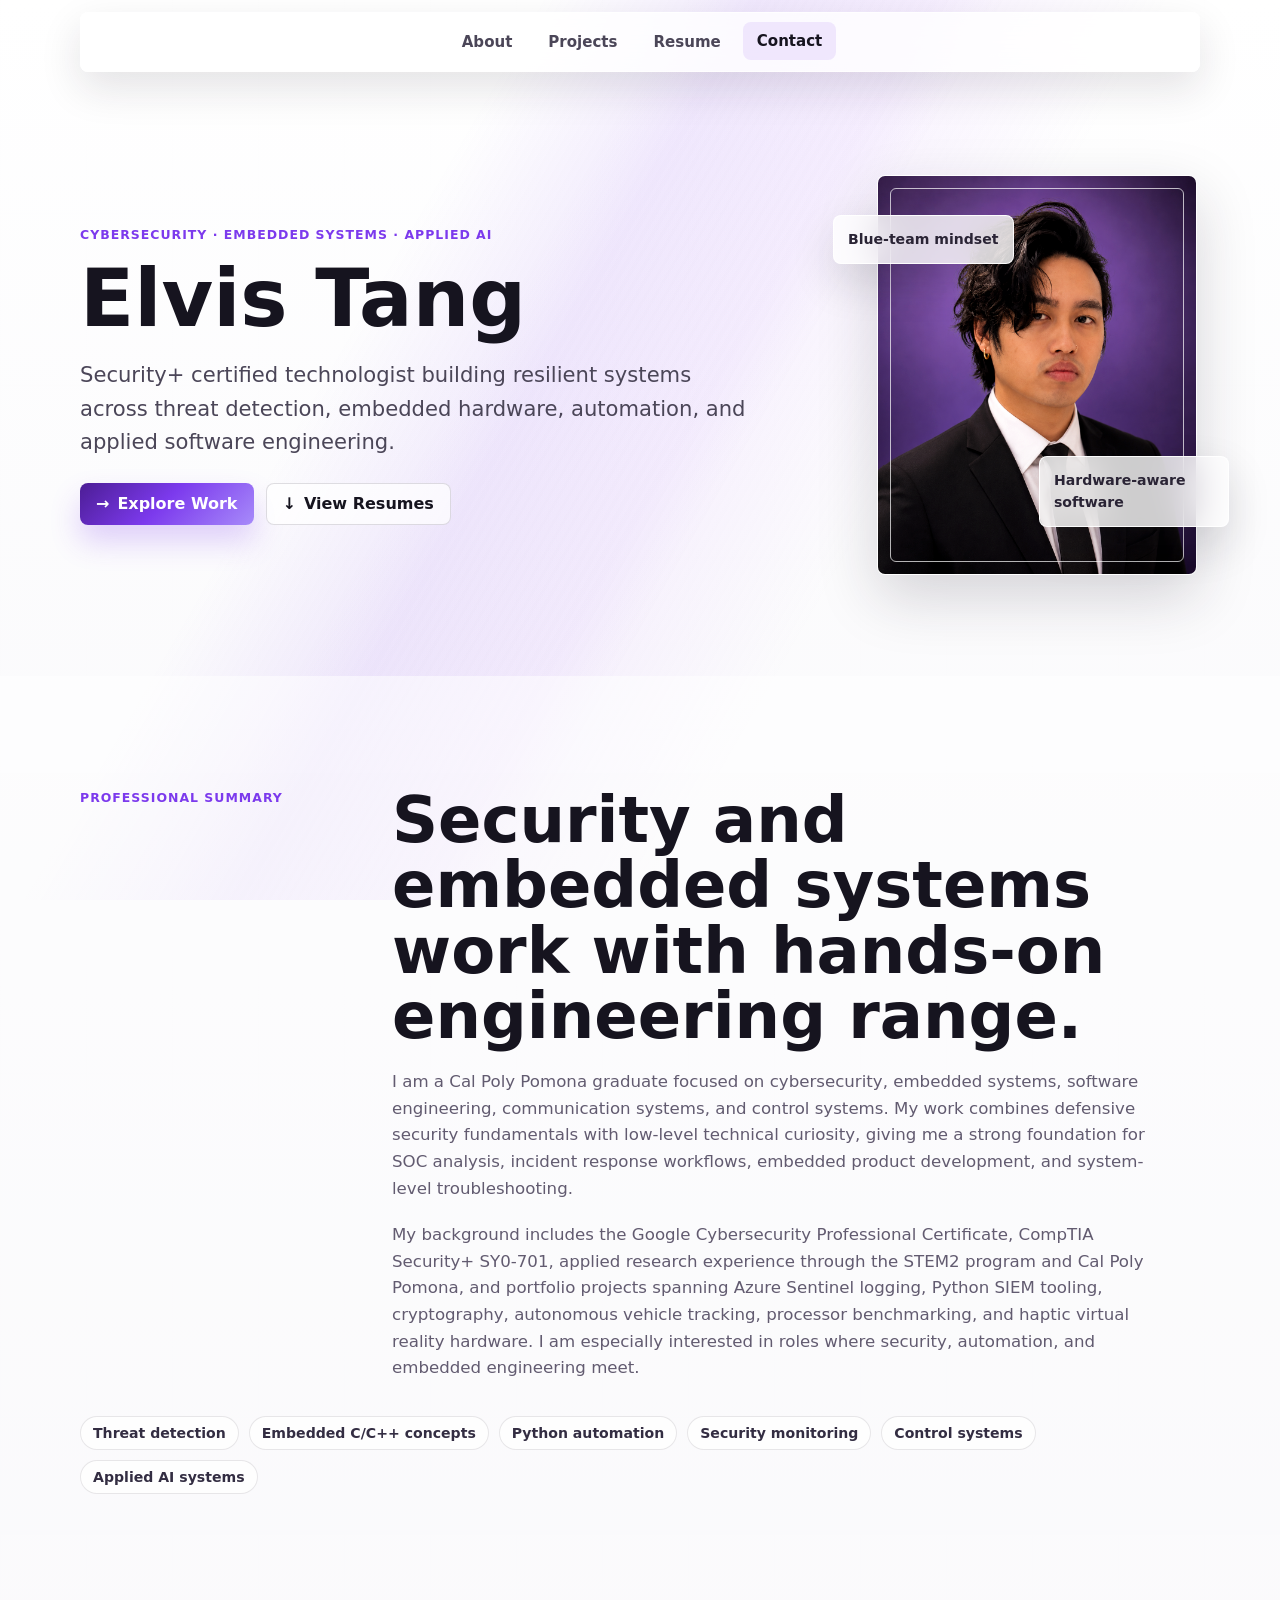
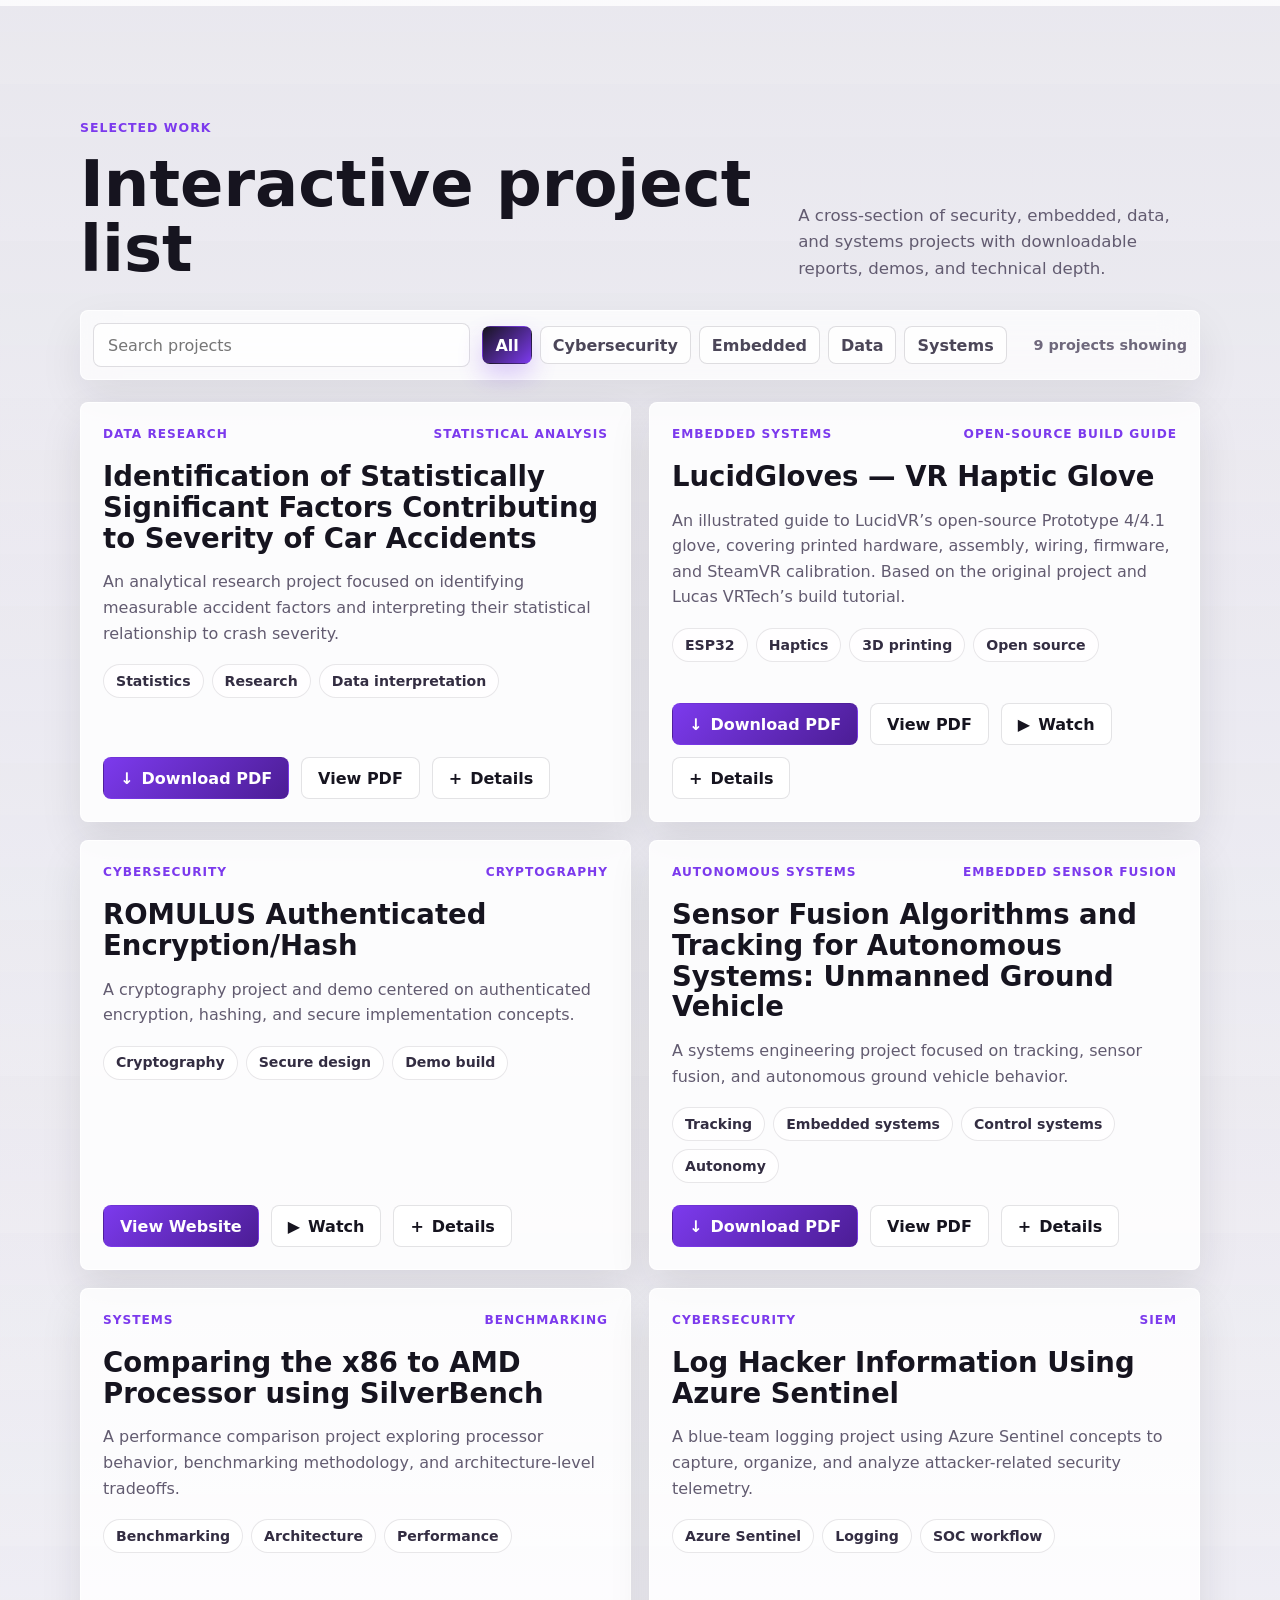
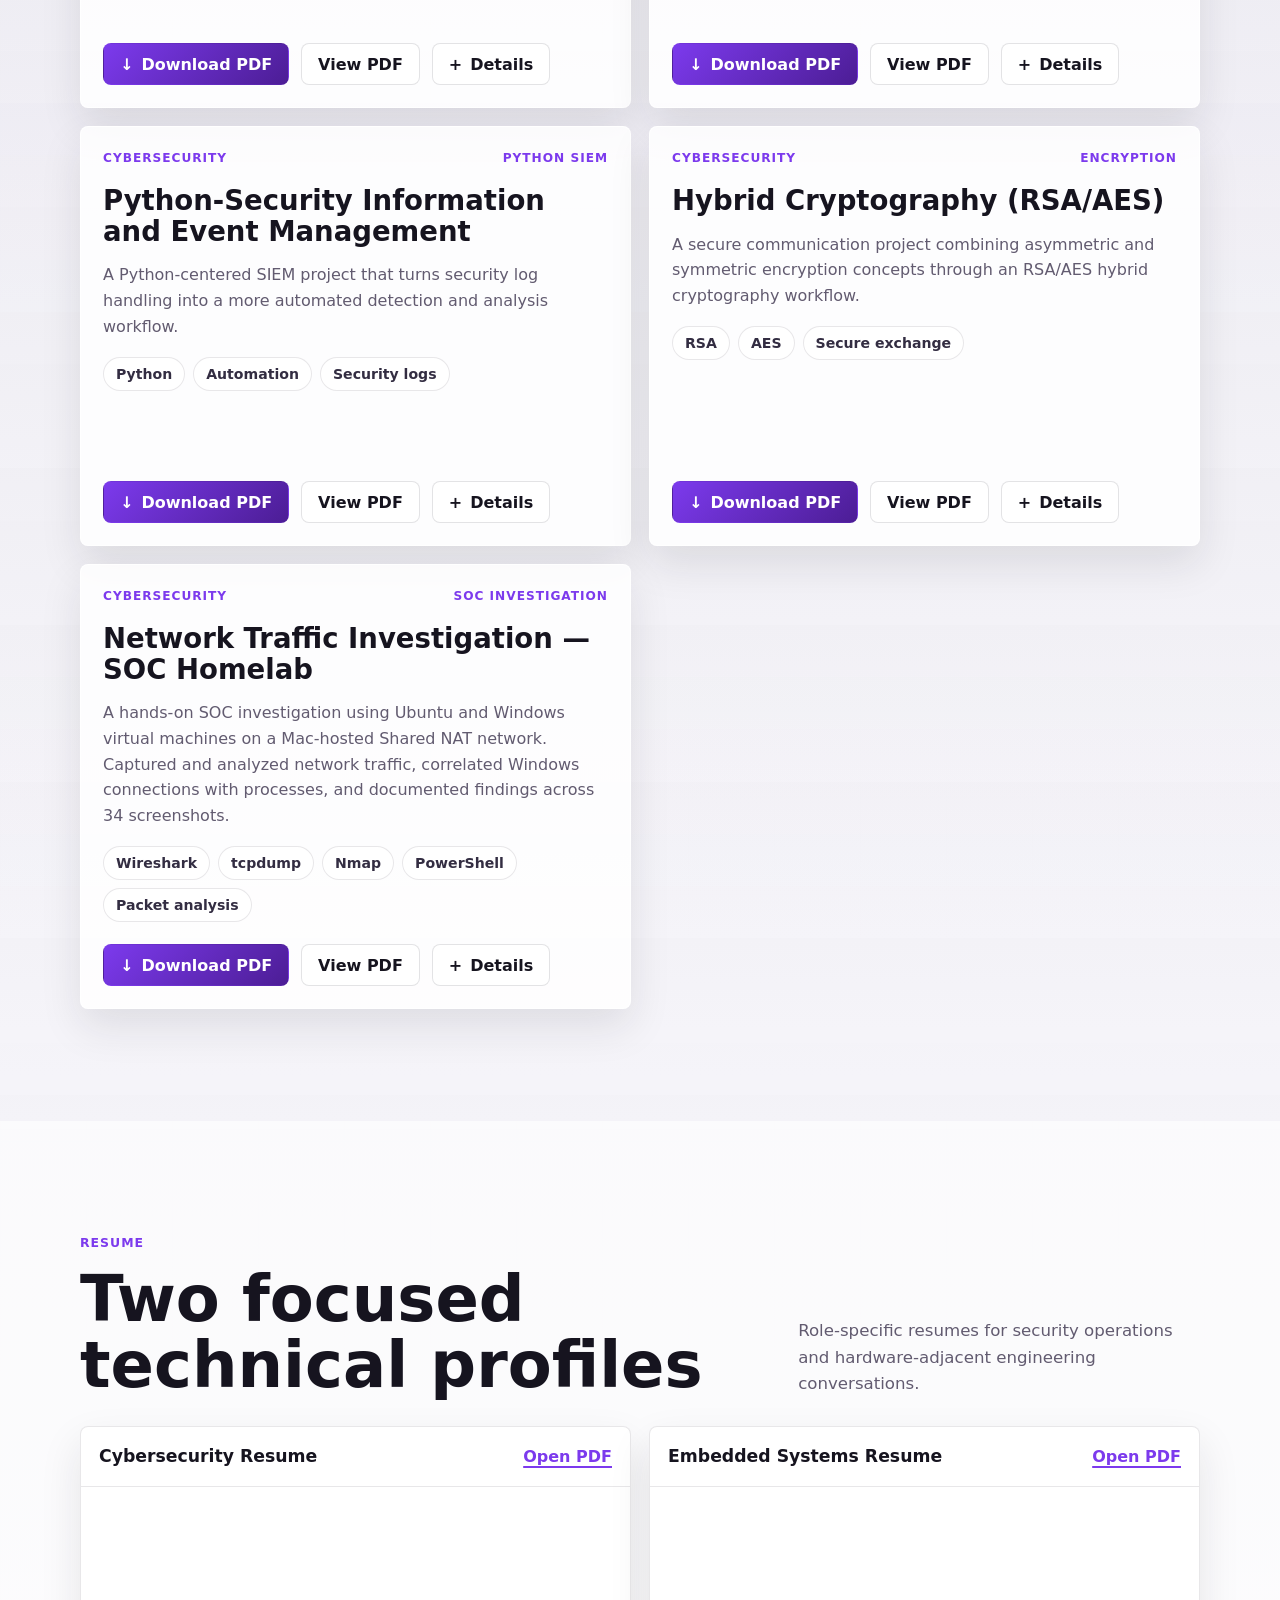
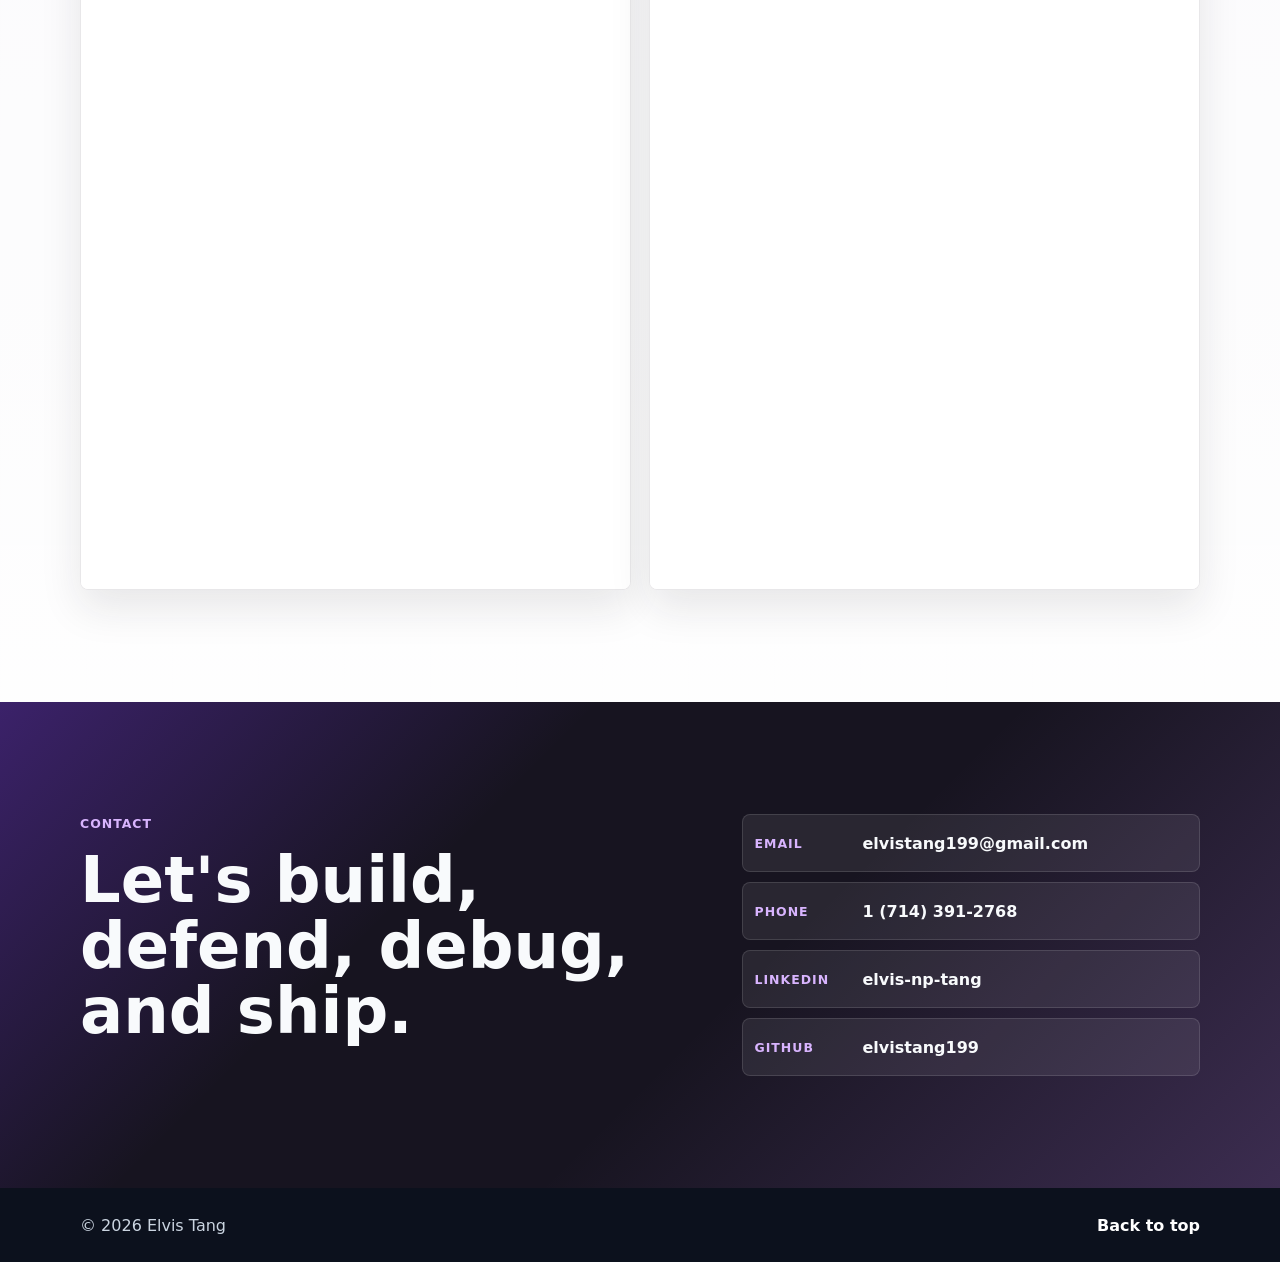
<file: assets/reports/index.html>
<!DOCTYPE html>
<html lang="en">
<head>
  <meta charset="UTF-8" />
  <meta name="viewport" content="width=device-width, initial-scale=1.0" />
  <meta
    name="description"
    content="Portfolio for Elvis Tang, focused on cybersecurity, embedded systems, applied AI, and systems engineering projects."
  />
  <title>Elvis Tang | Cybersecurity &amp; Embedded Systems</title>
  <link rel="icon" type="image/png" href="purple-tiger-favicon.png" />
  <link rel="stylesheet" href="style.css" />
</head>
<body>
  <div class="scroll-progress" aria-hidden="true"></div>

  <header class="hero" id="top">
    <nav class="site-nav" aria-label="Primary navigation">
      <button class="nav-toggle" type="button" aria-expanded="false" aria-controls="nav-links">
        <span></span>
        <span></span>
        <span></span>
        <span class="sr-only">Menu</span>
      </button>
      <ul id="nav-links" class="nav-links">
        <li><a href="#about">About</a></li>
        <li><a href="#projects">Projects</a></li>
        <li><a href="#resume">Resume</a></li>
        <li><a href="#contact">Contact</a></li>
      </ul>
    </nav>

    <div class="hero-stage container reveal">
      <div class="hero-copy">
        <p class="eyebrow">Cybersecurity &middot; Embedded Systems &middot; Applied AI</p>
        <h1>Elvis Tang</h1>
        <p class="hero-lede">
          Security+ certified technologist building resilient systems across threat detection,
          embedded hardware, automation, and applied software engineering.
        </p>
        <div class="hero-actions" aria-label="Portfolio actions">
          <a class="button button-primary" href="#projects">
            <span aria-hidden="true">&rarr;</span>
            Explore Work
          </a>
          <a class="button button-secondary" href="#resume">
            <span aria-hidden="true">&darr;</span>
            View Resumes
          </a>
        </div>
      </div>

      <div class="hero-visual" aria-label="Portrait and expertise snapshot">
        <div class="portrait-frame tilt-target">
          <img src="ElvisTangHeadshot.png" alt="Portrait of Elvis Tang" />
        </div>
        <div class="floating-badge badge-top">
          <span>Blue-team mindset</span>
        </div>
        <div class="floating-badge badge-bottom">
          <span>Hardware-aware software</span>
        </div>
      </div>
    </div>
  </header>

  <main>
    <section id="about" class="section section-light">
      <div class="container about-layout reveal">
        <div class="section-kicker">Professional Summary</div>
        <div>
          <h2>Security and embedded systems work with hands-on engineering range.</h2>
          <p>
            I am a Cal Poly Pomona graduate focused on cybersecurity, embedded systems,
            software engineering, communication systems, and control systems. My work combines
            defensive security fundamentals with low-level technical curiosity, giving me a
            strong foundation for SOC analysis, incident response workflows, embedded product
            development, and system-level troubleshooting.
          </p>
          <p>
            My background includes the Google Cybersecurity Professional Certificate, CompTIA
            Security+ SY0-701, applied research experience through the STEM2 program and Cal
            Poly Pomona, and portfolio projects spanning Azure Sentinel logging, Python SIEM
            tooling, cryptography, autonomous vehicle tracking, processor benchmarking, and
            haptic virtual reality hardware. I am especially interested in roles where security,
            automation, and embedded engineering meet.
          </p>
        </div>
      </div>

      <div class="container expertise-strip reveal" aria-label="Core expertise">
        <span>Threat detection</span>
        <span>Embedded C/C++ concepts</span>
        <span>Python automation</span>
        <span>Security monitoring</span>
        <span>Control systems</span>
        <span>Applied AI systems</span>
      </div>
    </section>

    <section id="projects" class="section section-muted">
      <div class="container">
        <div class="section-heading reveal">
          <div>
            <div class="section-kicker">Selected Work</div>
          <h2>Interactive project list</h2>
        </div>
        <p>
            A cross-section of security, embedded, data, and systems projects with downloadable
            reports, demos, and technical depth.
        </p>
        </div>

        <div class="project-toolbar reveal" aria-label="Project filters">
          <label class="project-search">
            <span class="sr-only">Search projects</span>
            <input id="project-search" type="search" placeholder="Search projects" autocomplete="off" />
          </label>
          <div class="filter-group" role="list" aria-label="Project category">
            <button class="filter-button is-active" type="button" data-filter="all">All</button>
            <button class="filter-button" type="button" data-filter="cybersecurity">Cybersecurity</button>
            <button class="filter-button" type="button" data-filter="embedded">Embedded</button>
            <button class="filter-button" type="button" data-filter="data">Data</button>
            <button class="filter-button" type="button" data-filter="systems">Systems</button>
          </div>
          <p class="project-count" aria-live="polite"><span id="visible-count">9</span> projects showing</p>
        </div>

        <div class="project-grid">



          <article
            class="project-card reveal tilt-target"
            data-category="data"
            data-keywords="statistics data analysis car accidents severity research google document"
          >
            <div class="card-topline">
              <span>Data Research</span>
              <span>Statistical analysis</span>
            </div>
            <h3>Identification of Statistically Significant Factors Contributing to Severity of Car Accidents</h3>
            <p>
              An analytical research project focused on identifying measurable accident factors
              and interpreting their statistical relationship to crash severity.
            </p>
            <div class="tag-row" aria-label="Project skills">
              <span>Statistics</span>
              <span>Research</span>
              <span>Data interpretation</span>
            </div>
            <div class="project-actions">
              <a class="button" href="assets/reports/car-accident-severity.pdf" download>
                <span aria-hidden="true">&darr;</span>
                Download PDF
              </a>
              <a class="button" href="assets/reports/car-accident-severity.pdf">View PDF</a>
              <button class="details-toggle" type="button" aria-expanded="false">
                <span aria-hidden="true">+</span>
                Details
              </button>
            </div>
            <div class="project-details">
              <ul>
                <li>Explored factor significance and presentation of findings.</li>
                <li>Built a report-oriented workflow for technical explanation.</li>
              </ul>
            </div>
            <div class="preview" aria-live="polite"></div>
          </article>


          <article
            id="lucidgloves"
            class="project-card reveal tilt-target"
            data-category="embedded systems"
            data-keywords="lucidgloves lucidvr virtual reality haptic glove esp32 arduino open source firmware 3d printing steamvr opengloves build guide"
          >
            <div class="card-topline">
              <span>Embedded Systems</span>
              <span>Open-source build guide</span>
            </div>
            <h3>LucidGloves — VR Haptic Glove</h3>
            <p>
              An illustrated guide to LucidVR’s open-source Prototype 4/4.1 glove, covering
              printed hardware, assembly, wiring, firmware, and SteamVR calibration.
              Based on the original project and Lucas VRTech’s build tutorial.
            </p>
            <div class="tag-row" aria-label="Project skills">
              <span>ESP32</span><span>Haptics</span><span>3D printing</span><span>Open source</span>
            </div>
            <div class="project-actions">
              <a class="button" href="assets/reports/lucidgloves.pdf" download>
                <span aria-hidden="true">&darr;</span>
                Download PDF
              </a>
              <a class="button" href="assets/reports/lucidgloves.pdf">View PDF</a>
              <button class="preview-toggle" type="button" data-type="youtube" data-url="https://www.youtube.com/embed/2yF-SJcg3zQ" aria-expanded="false">
                <span aria-hidden="true">&#9654;</span>
                Watch
              </button>
              <button class="details-toggle" type="button" aria-expanded="false">
                <span aria-hidden="true">+</span>
                Details
              </button>
            </div>
            <div class="project-details">
              <ul>
                <li>Includes three attributed tutorial screenshots and timestamped instructions.</li>
                <li>Covers parts, assembly, electronics, firmware, calibration, and troubleshooting.</li>
                <li>Credits LucidVR and contributors; the original repository is MIT-licensed.</li>
              </ul>
            </div>
            <div class="preview" aria-live="polite"></div>
          </article>


          <article
            class="project-card reveal tilt-target"
            data-category="cybersecurity"
            data-keywords="romulus authenticated encryption hash cryptography cybersecurity youtube demo"
          >
            <div class="card-topline">
              <span>Cybersecurity</span>
              <span>Cryptography</span>
            </div>
            <h3>ROMULUS Authenticated Encryption/Hash</h3>
            <p>
              A cryptography project and demo centered on authenticated encryption, hashing,
              and secure implementation concepts.
            </p>
            <div class="tag-row" aria-label="Project skills">
              <span>Cryptography</span>
              <span>Secure design</span>
              <span>Demo build</span>
            </div>
            <div class="project-actions">
              <a class="button" href="https://romulusae.github.io/romulus/">View Website</a>
              <button class="preview-toggle" type="button" data-type="youtube" data-url="https://www.youtube.com/embed/PU2H38xfZKs">
                <span aria-hidden="true">&#9654;</span>
                Watch
              </button>
              <button class="details-toggle" type="button" aria-expanded="false">
                <span aria-hidden="true">+</span>
                Details
              </button>
            </div>
            <div class="project-details">
              <ul>
                <li>Explained authenticated encryption and hash behavior through a demo.</li>
                <li>Focused on practical understanding of cryptographic primitives.</li>
              </ul>
            </div>
            <div class="preview" aria-live="polite"></div>
          </article>

          <article
            class="project-card reveal tilt-target"
            data-category="systems embedded"
            data-keywords="sensor fusion tracking autonomous systems unmanned ground vehicle control systems embedded"
          >
            <div class="card-topline">
              <span>Autonomous Systems</span>
              <span>Embedded sensor fusion</span>
            </div>
            <h3>Sensor Fusion Algorithms and Tracking for Autonomous Systems: Unmanned Ground Vehicle</h3>
            <p>
              A systems engineering project focused on tracking, sensor fusion, and autonomous
              ground vehicle behavior.
            </p>
            <div class="tag-row" aria-label="Project skills">
              <span>Tracking</span>
              <span>Embedded systems</span>
              <span>Control systems</span>
              <span>Autonomy</span>
            </div>
            <div class="project-actions">
              <a class="button" href="assets/reports/sensor-fusion-ugv.pdf" download>
                <span aria-hidden="true">&darr;</span>
                Download PDF
              </a>
              <a class="button" href="assets/reports/sensor-fusion-ugv.pdf">View PDF</a>
              <button class="details-toggle" type="button" aria-expanded="false">
                <span aria-hidden="true">+</span>
                Details
              </button>
            </div>
            <div class="project-details">
              <ul>
                <li>Applied algorithmic reasoning to autonomous vehicle sensing.</li>
                <li>Documented system behavior and technical constraints.</li>
              </ul>
            </div>
            <div class="preview" aria-live="polite"></div>
          </article>

          <article
            class="project-card reveal tilt-target"
            data-category="systems"
            data-keywords="x86 amd processor silverbench benchmark computer architecture performance"
          >
            <div class="card-topline">
              <span>Systems</span>
              <span>Benchmarking</span>
            </div>
            <h3>Comparing the x86 to AMD Processor using SilverBench</h3>
            <p>
              A performance comparison project exploring processor behavior, benchmarking
              methodology, and architecture-level tradeoffs.
            </p>
            <div class="tag-row" aria-label="Project skills">
              <span>Benchmarking</span>
              <span>Architecture</span>
              <span>Performance</span>
            </div>
            <div class="project-actions">
              <a class="button" href="assets/reports/processor-benchmark.pdf" download>
                <span aria-hidden="true">&darr;</span>
                Download PDF
              </a>
              <a class="button" href="assets/reports/processor-benchmark.pdf">View PDF</a>
              <button class="details-toggle" type="button" aria-expanded="false">
                <span aria-hidden="true">+</span>
                Details
              </button>
            </div>
            <div class="project-details">
              <ul>
                <li>Compared performance signals from benchmark runs.</li>
                <li>Connected observed results to processor architecture concepts.</li>
              </ul>
            </div>
            <div class="preview" aria-live="polite"></div>
          </article>

          <article
            class="project-card reveal tilt-target"
            data-category="cybersecurity"
            data-keywords="azure sentinel log hacker information siem soc blue team detection cloud"
          >
            <div class="card-topline">
              <span>Cybersecurity</span>
              <span>SIEM</span>
            </div>
            <h3>Log Hacker Information Using Azure Sentinel</h3>
            <p>
              A blue-team logging project using Azure Sentinel concepts to capture, organize,
              and analyze attacker-related security telemetry.
            </p>
            <div class="tag-row" aria-label="Project skills">
              <span>Azure Sentinel</span>
              <span>Logging</span>
              <span>SOC workflow</span>
            </div>
            <div class="project-actions">
              <a class="button" href="assets/reports/azure-sentinel.pdf" download>
                <span aria-hidden="true">&darr;</span>
                Download PDF
              </a>
              <a class="button" href="assets/reports/azure-sentinel.pdf">View PDF</a>
              <button class="details-toggle" type="button" aria-expanded="false">
                <span aria-hidden="true">+</span>
                Details
              </button>
            </div>
            <div class="project-details">
              <ul>
                <li>Practiced security event collection and investigation structure.</li>
                <li>Mapped cloud telemetry to analyst-friendly reporting.</li>
              </ul>
            </div>
            <div class="preview" aria-live="polite"></div>
          </article>

          <article
            class="project-card reveal tilt-target"
            data-category="cybersecurity"
            data-keywords="python security information event management siem scripting automation logs"
          >
            <div class="card-topline">
              <span>Cybersecurity</span>
              <span>Python SIEM</span>
            </div>
            <h3>Python-Security Information and Event Management</h3>
            <p>
              A Python-centered SIEM project that turns security log handling into a more
              automated detection and analysis workflow.
            </p>
            <div class="tag-row" aria-label="Project skills">
              <span>Python</span>
              <span>Automation</span>
              <span>Security logs</span>
            </div>
            <div class="project-actions">
              <a class="button" href="assets/reports/python-siem.pdf" download>
                <span aria-hidden="true">&darr;</span>
                Download PDF
              </a>
              <a class="button" href="assets/reports/python-siem.pdf">View PDF</a>
              <button class="details-toggle" type="button" aria-expanded="false">
                <span aria-hidden="true">+</span>
                Details
              </button>
            </div>
            <div class="project-details">
              <ul>
                <li>Used scripting concepts to support repeatable security analysis.</li>
                <li>Focused on practical monitoring and event-management fundamentals.</li>
              </ul>
            </div>
            <div class="preview" aria-live="polite"></div>
          </article>

          <article
            class="project-card reveal tilt-target"
            data-category="cybersecurity"
            data-keywords="hybrid cryptography rsa aes encryption cybersecurity secure communication"
          >
            <div class="card-topline">
              <span>Cybersecurity</span>
              <span>Encryption</span>
            </div>
            <h3>Hybrid Cryptography (RSA/AES)</h3>
            <p>
              A secure communication project combining asymmetric and symmetric encryption
              concepts through an RSA/AES hybrid cryptography workflow.
            </p>
            <div class="tag-row" aria-label="Project skills">
              <span>RSA</span>
              <span>AES</span>
              <span>Secure exchange</span>
            </div>
            <div class="project-actions">
              <a class="button" href="assets/reports/hybrid-cryptography.pdf" download>
                <span aria-hidden="true">&darr;</span>
                Download PDF
              </a>
              <a class="button" href="assets/reports/hybrid-cryptography.pdf">View PDF</a>
              <button class="details-toggle" type="button" aria-expanded="false">
                <span aria-hidden="true">+</span>
                Details
              </button>
            </div>
            <div class="project-details">
              <ul>
                <li>Modeled key exchange and encryption responsibilities.</li>
                <li>Demonstrated how RSA and AES complement each other in practice.</li>
              </ul>
            </div>
            <div class="preview" aria-live="polite"></div>
          </article>
          <article
            id="soc-homelab"
            class="project-card reveal tilt-target"
            data-category="cybersecurity"
            data-keywords="soc homelab wireshark network traffic investigation packet analysis tcpdump nmap ubuntu windows powershell dns icmp tcp http tls shared nat endpoint process correlation event viewer"
          >
            <div class="card-topline">
              <span>Cybersecurity</span>
              <span>SOC investigation</span>
            </div>
            <h3>Network Traffic Investigation — SOC Homelab</h3>
            <p>
              A hands-on SOC investigation using Ubuntu and Windows virtual machines on a
              Mac-hosted Shared NAT network. Captured and analyzed network traffic, correlated
              Windows connections with processes, and documented findings across 34 screenshots.
            </p>
            <div class="tag-row" aria-label="Project skills">
              <span>Wireshark</span>
              <span>tcpdump</span>
              <span>Nmap</span>
              <span>PowerShell</span>
              <span>Packet analysis</span>
            </div>
            <div class="project-actions">
              <a class="button" href="assets/reports/soc-homelab.pdf" download>
                <span aria-hidden="true">&darr;</span>
                Download PDF
              </a>
              <a class="button" href="assets/reports/soc-homelab.pdf">View PDF</a>
              <button class="details-toggle" type="button" aria-expanded="false" aria-controls="soc-homelab-details">
                <span aria-hidden="true">+</span>
                Details
              </button>
            </div>
            <div class="project-details" id="soc-homelab-details">
              <ul>
                <li>Isolated ICMP, DNS, TCP, HTTP, and TLS traffic, including an HTTP-to-HTTPS redirect and TLS 1.3 session metadata.</li>
                <li>Linked Windows connection-owner PIDs to Widgets and svchost and reviewed Security Event ID 4672 for a SYSTEM logon.</li>
                <li>Correlated authorized Nmap scans with TCP SYN probes in Wireshark; all 1,000 scanned Windows TCP ports returned filtered/no-response results.</li>
                <li>Documented NAT visibility and encrypted-payload limitations without making unsupported claims of malicious activity.</li>
                <li>In progress: controlled Windows application traffic, additional event correlation, and remaining process attribution.</li>
              </ul>
            </div>
          </article>
        </div>
      </div>
    </section>

    <section id="resume" class="section section-light">
      <div class="container">
        <div class="section-heading reveal">
          <div>
            <div class="section-kicker">Resume</div>
          <h2>Two focused technical profiles</h2>
        </div>
        <p>
            Role-specific resumes for security operations and hardware-adjacent engineering
            conversations.
        </p>
        </div>
        <div class="resume-grid">
          <article class="resume-panel reveal">
            <div class="resume-panel-header">
              <h3>Cybersecurity Resume</h3>
              <a class="text-link" href="ElvisTang_CybersecurityResume.pdf" target="_blank" rel="noopener">Open PDF</a>
            </div>
            <iframe src="ElvisTang_CybersecurityResume.pdf" title="Elvis Tang cybersecurity resume"></iframe>
          </article>
          <article class="resume-panel reveal">
            <div class="resume-panel-header">
              <h3>Embedded Systems Resume</h3>
              <a class="text-link" href="ElvisTang_EmbeddedResume.pdf" target="_blank" rel="noopener">Open PDF</a>
            </div>
            <iframe src="ElvisTang_EmbeddedResume.pdf" title="Elvis Tang embedded systems resume"></iframe>
          </article>
        </div>
      </div>
    </section>

    <section id="contact" class="section section-dark">
      <div class="container contact-layout reveal">
        <div>
          <div class="section-kicker">Contact</div>
          <h2>Let's build, defend, de<button class="music-trigger" id="music-trigger" type="button" aria-label="bug — Open boombox" aria-haspopup="dialog" aria-controls="music-dialog">bug</button>, and ship.</h2>
        </div>
        <ul class="contact-list">
          <li>
            <span>Email</span>
            <a href="mailto:elvistang199@gmail.com">elvistang199@gmail.com</a>
          </li>
          <li>
            <span>Phone</span>
            <a href="tel:+17143912768">1 (714) 391-2768</a>
          </li>
          <li>
            <span>LinkedIn</span>
            <a href="https://www.linkedin.com/in/elvis-np-tang/" target="_blank" rel="noopener">elvis-np-tang</a>
          </li>
          <li>
            <span>GitHub</span>
            <a href="https://github.com/elvistang199" target="_blank" rel="noopener">elvistang199</a>
          </li>
        </ul>
      </div>
    </section>
  </main>

  <footer>
    <div class="container footer-inner">
      <p>&copy; 2026 Elvis Tang</p>
      <a href="#top">Back to top</a>
    </div>
  </footer>

  <dialog id="music-dialog" class="music-dialog" aria-label="Boombox">
    <div class="boombox-handle" aria-hidden="true"></div>
    <div class="boombox">
      <header class="boombox-header">
        <div class="boombox-volume">
          <div id="music-volume" class="boombox-knob" role="slider" tabindex="0" aria-label="Volume" aria-valuemin="0" aria-valuemax="100" aria-valuenow="70" aria-valuetext="70 percent" aria-describedby="music-volume-help"><span aria-hidden="true"></span></div>
          <div class="boombox-volume-label">VOLUME <output id="music-volume-value">70%</output></div>
          <span id="music-volume-help" class="sr-only">Drag around the edge to turn the knob, or slide up and down from its center. Use arrow keys to adjust, Home to mute, or End for maximum volume.</span>
        </div>
        <button class="music-dialog-close" type="button" aria-label="Close boombox">&times;</button>
      </header>
      <div class="boombox-tuner" aria-hidden="true"><span>FM</span><div>88 · 92 · 96 · 100 · 104 · 108 <i></i></div><span>MHz</span></div>
      <div class="boombox-body">
        <div class="boombox-speaker" aria-hidden="true"></div>
        <div class="boombox-center">
          <div class="boombox-display">
            <span id="music-status" role="status">Ready to play</span>
            <strong id="music-title">B@BY</strong>
            <span id="music-position">TRACK 01 / 01</span>
          </div>
          <div class="boombox-tape-label" aria-hidden="true"><span>ELVIS MIX</span><span>A • C-90</span></div>
          <div class="boombox-cassette" aria-hidden="true"><i></i><span></span><i></i></div>
          <div class="boombox-controls">
            <button id="music-play" type="button" autofocus aria-label="Play"><span aria-hidden="true">▶</span></button>
            <button id="music-next" type="button" aria-label="Next song"><span aria-hidden="true">▶|</span></button>
          </div>
        </div>
        <div class="boombox-speaker" aria-hidden="true"></div>
      </div>
      <div class="boombox-footer" aria-hidden="true"><span>HIGH FIDELITY</span><span>AUTO STOP • CASSETTE</span></div>
    </div>
    <audio id="music-audio" src="assets/music/BABY.mp3" preload="none"></audio>
  </dialog>

  <script src="script.js"></script>
</body>
</html>
</file>
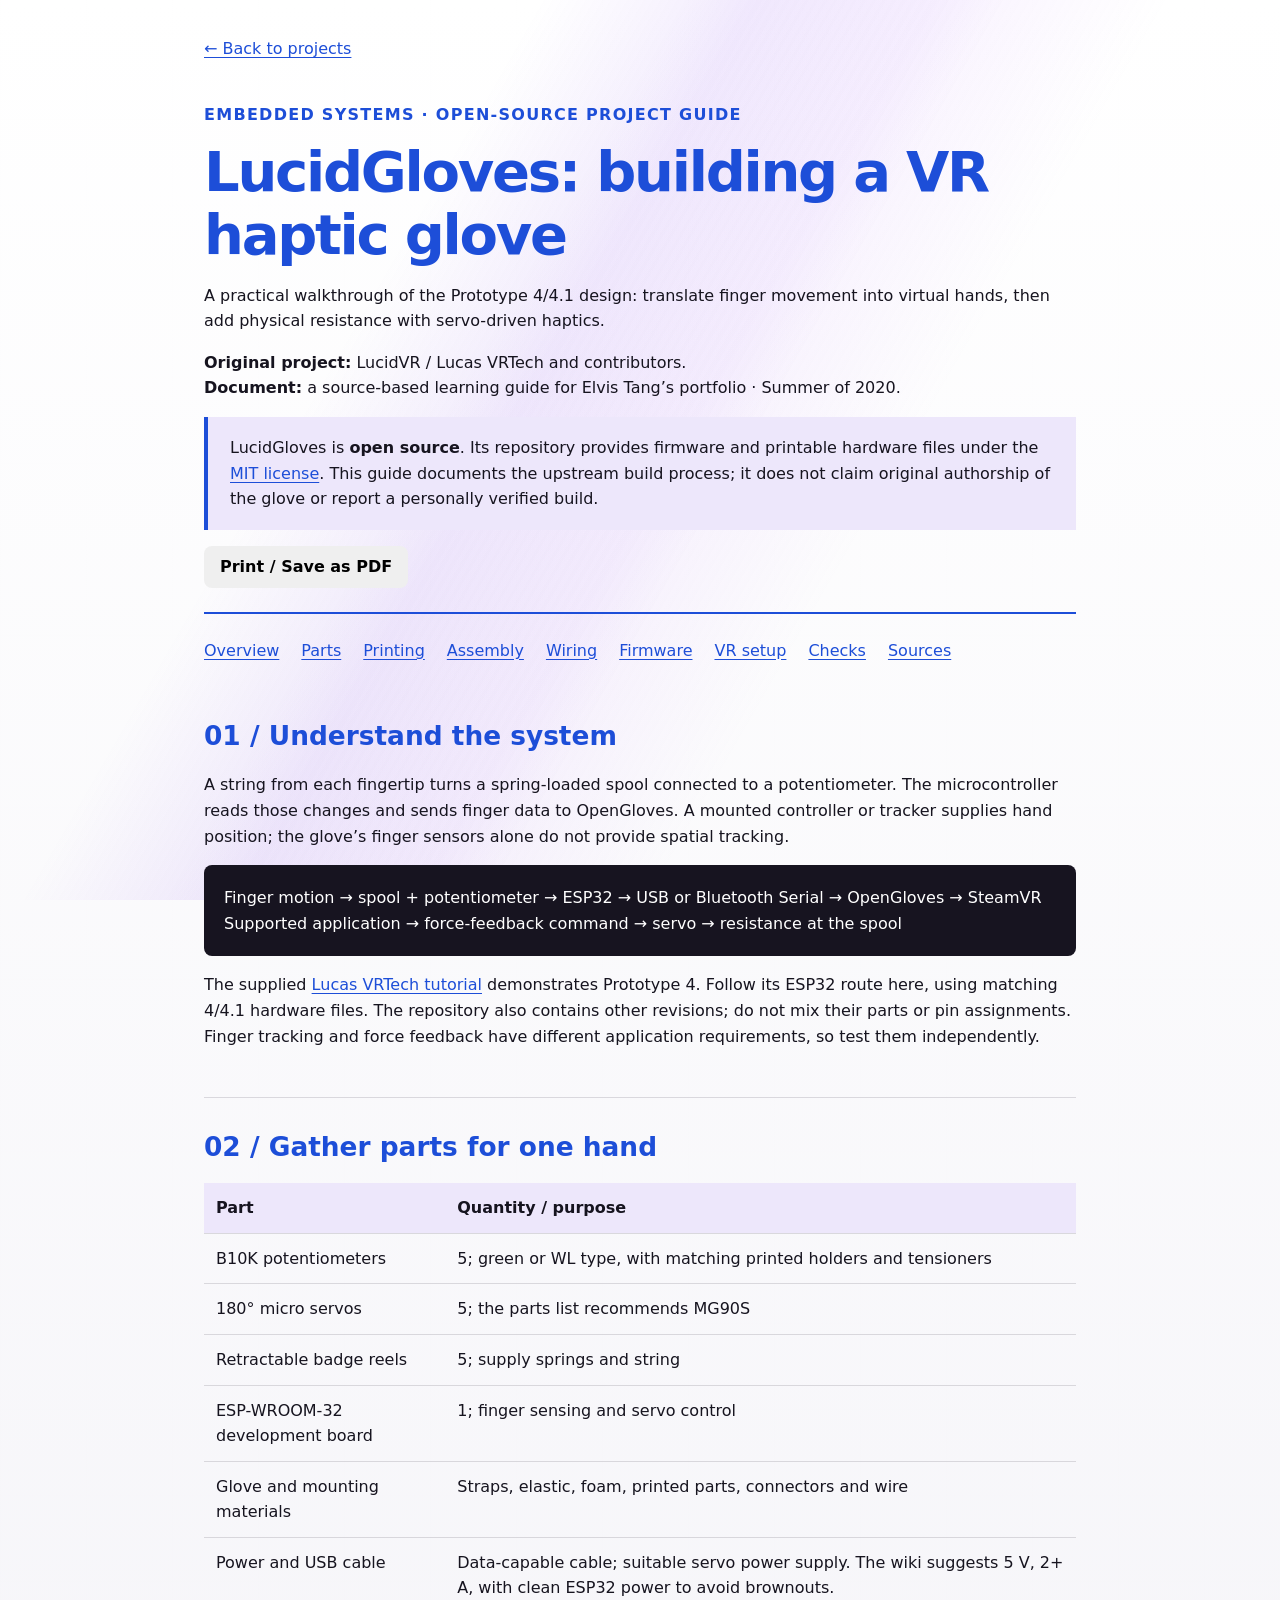
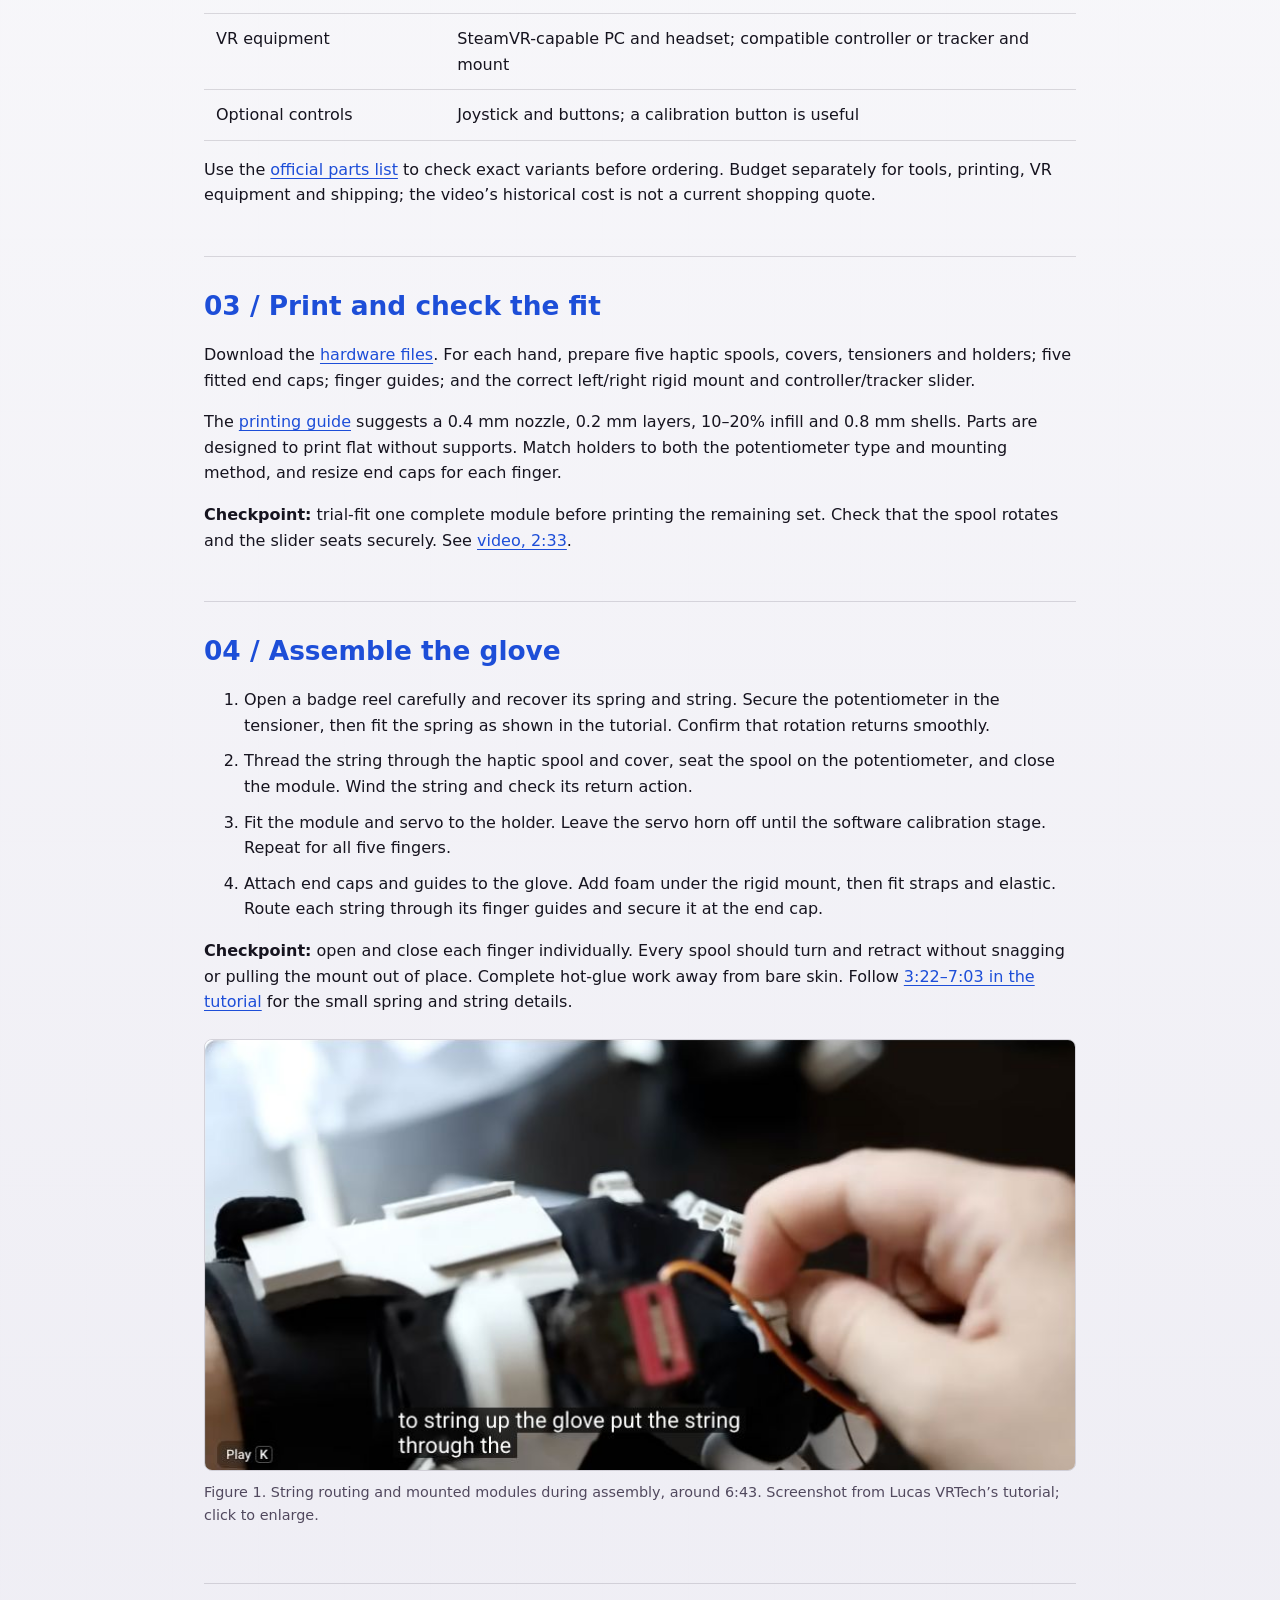
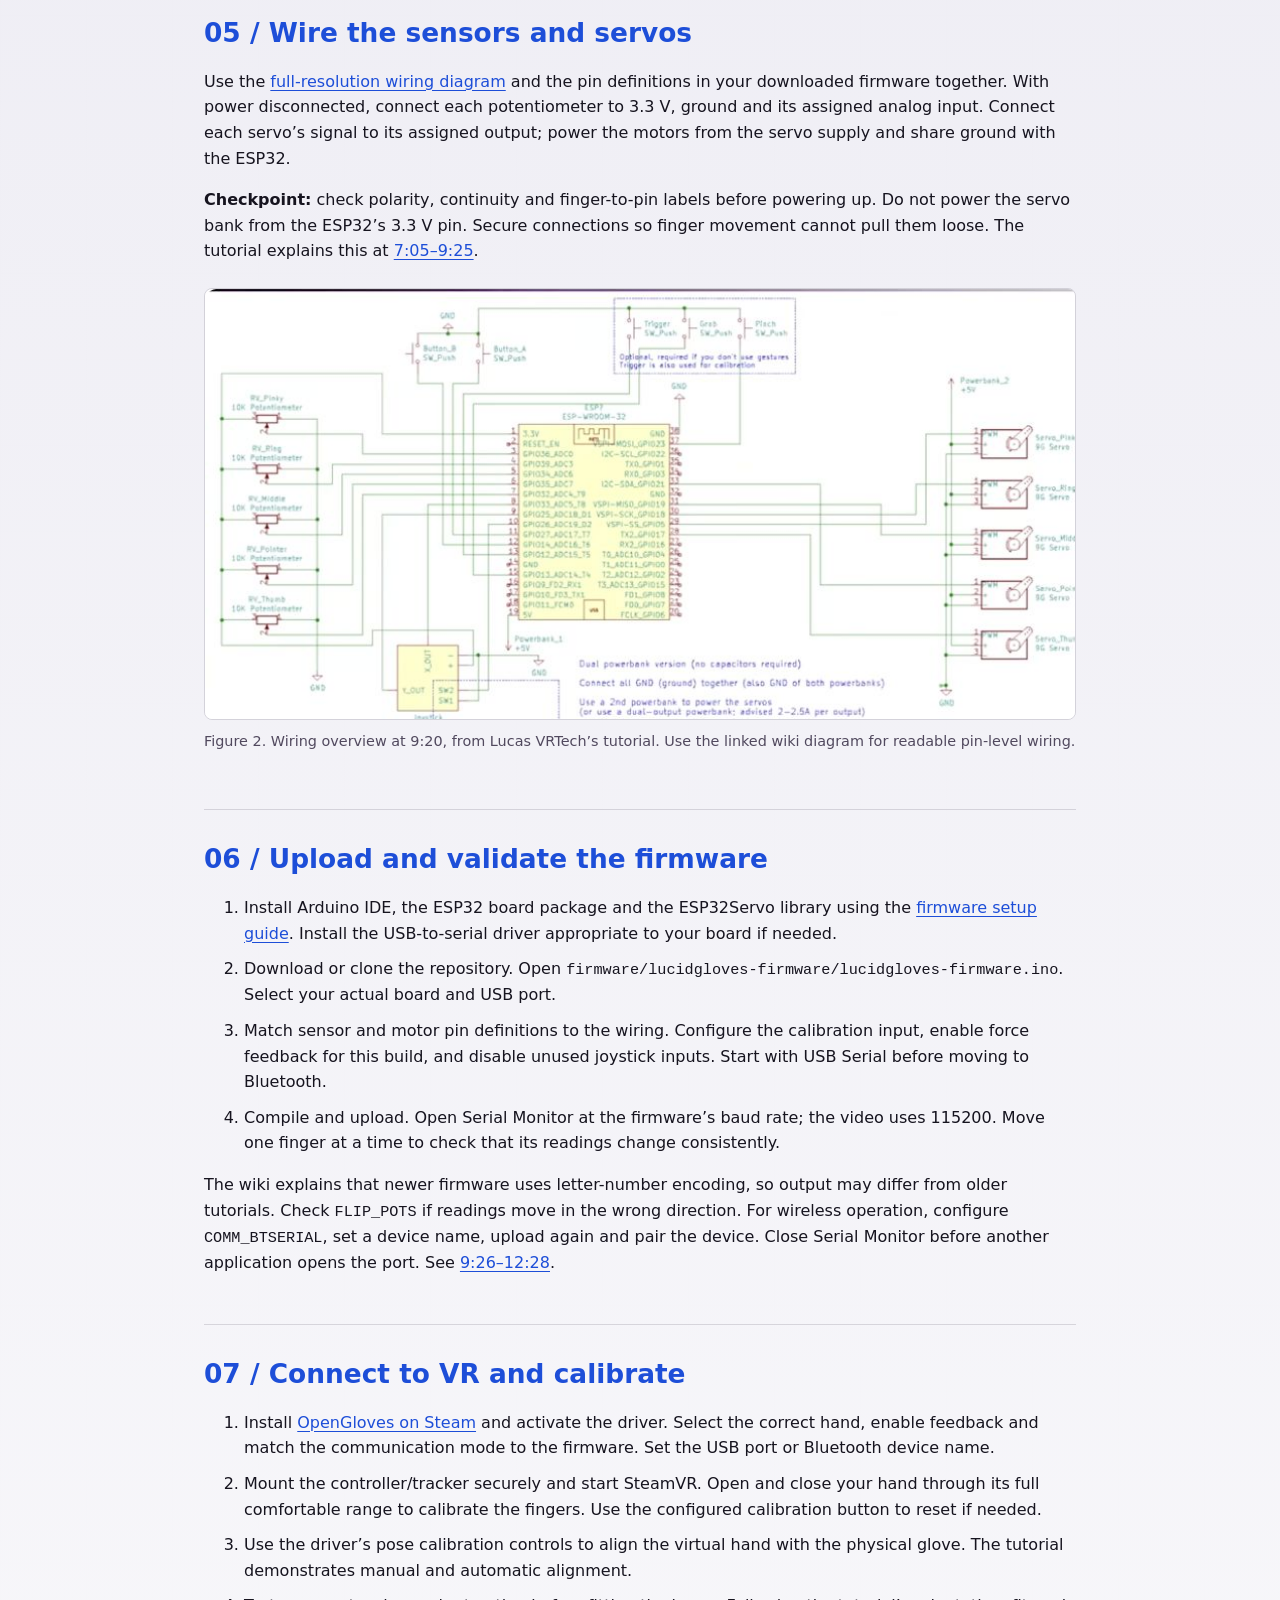
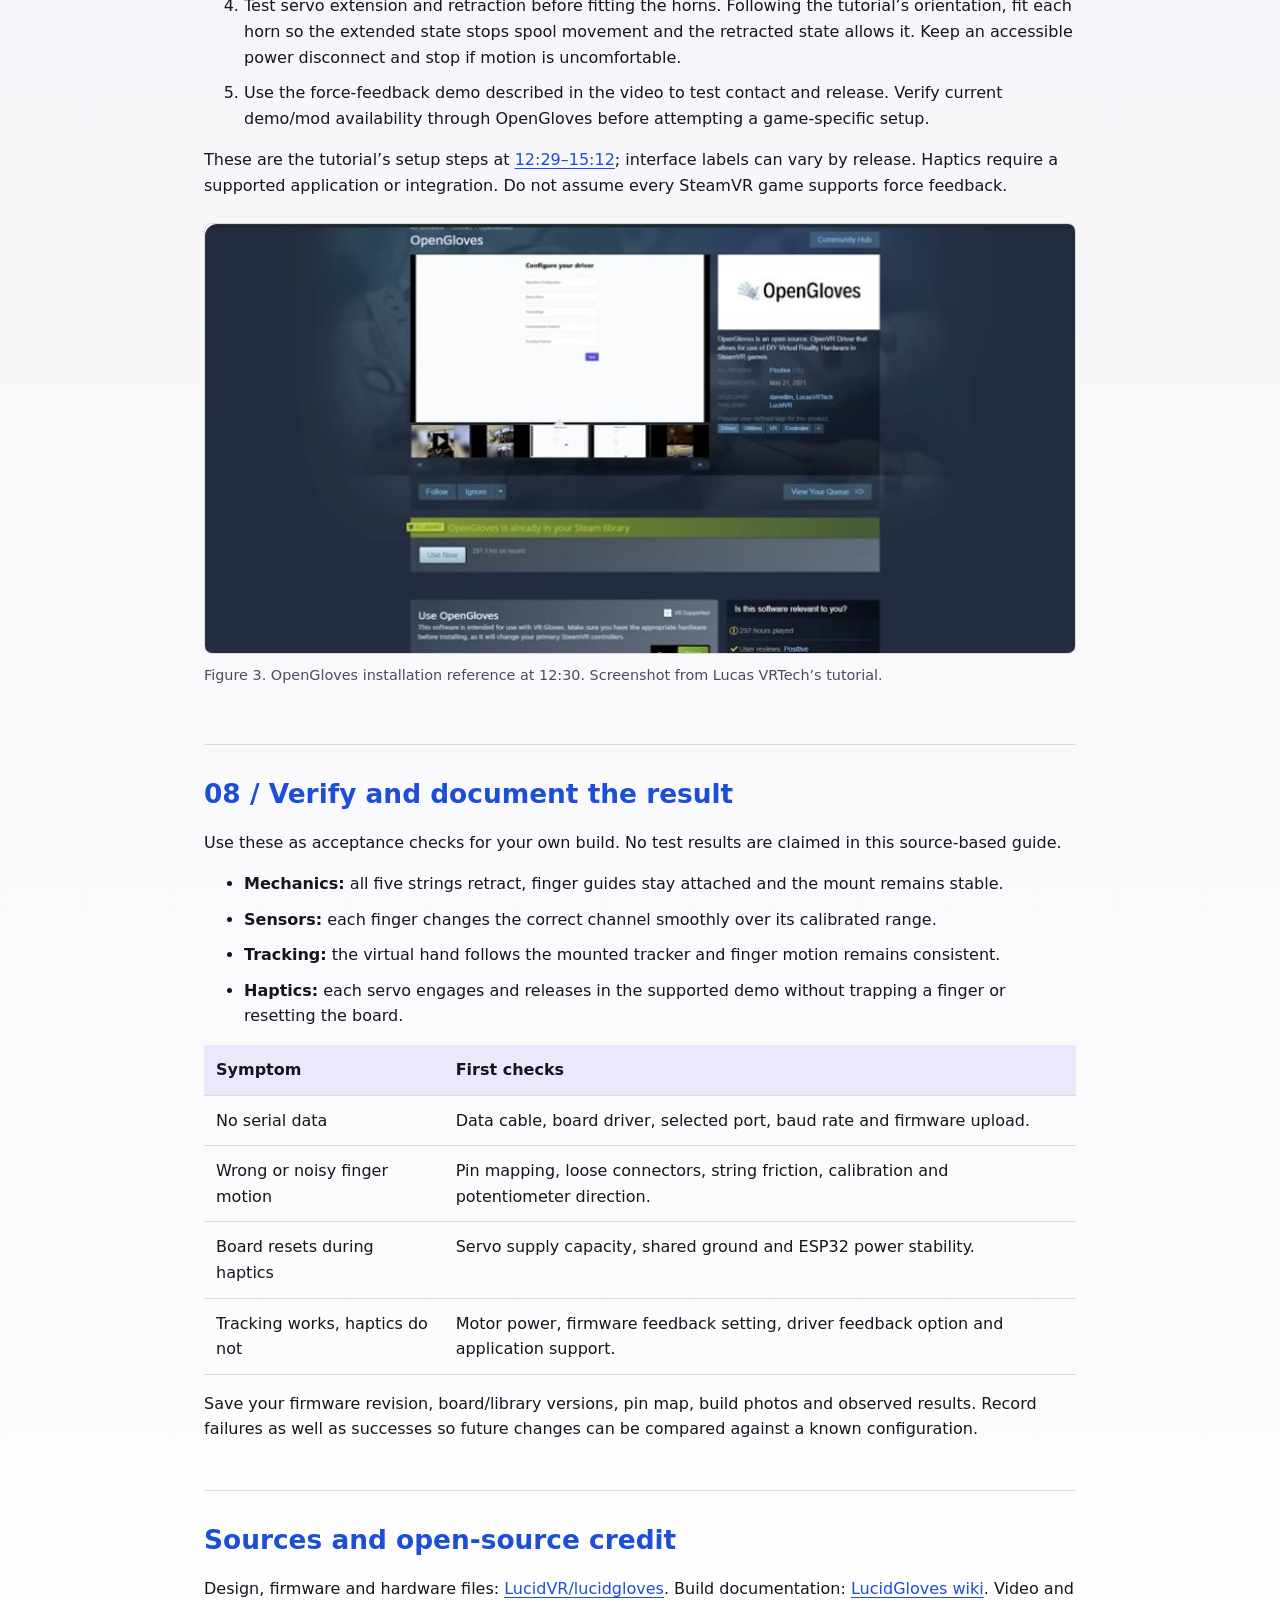
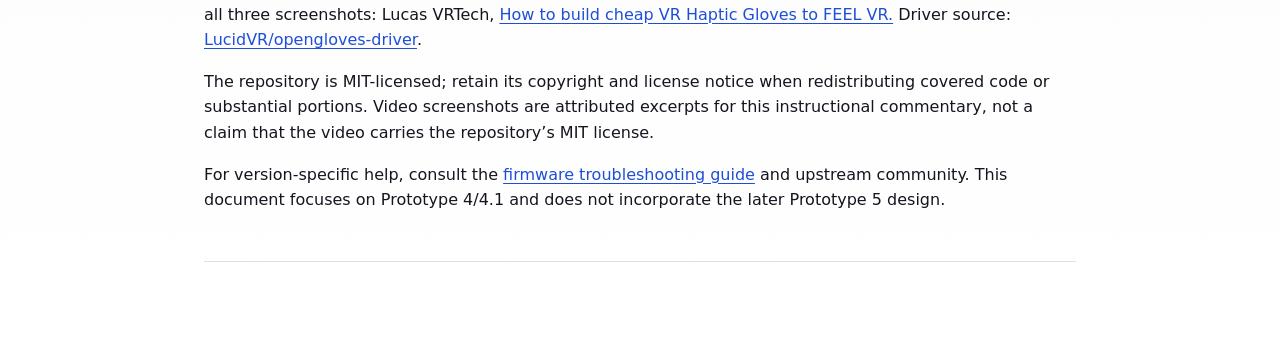
<file: projects/lucidgloves.html>
<!DOCTYPE html>
<html lang="en">
<head>
  <meta charset="UTF-8">
  <meta name="viewport" content="width=device-width, initial-scale=1">
  <meta name="description" content="An illustrated LucidGloves Prototype 4/4.1 project guide covering parts, assembly, wiring, firmware, calibration, and OpenGloves integration. Credits LucidVR's open-source project.">
  <title>LucidGloves Build Guide | Elvis Tang</title>
  <link rel="icon" href="../purple-tiger-favicon.png">
  <link rel="stylesheet" href="../style.css">
  <link rel="stylesheet" href="lucidgloves.css">
</head>
<body>
<main class="guide">
  <a class="back-link" href="../index.html#lucidgloves">&larr; Back to projects</a>
  <header>
    <p class="eyebrow">Embedded systems · Open-source project guide</p>
    <h1>LucidGloves: building a VR haptic glove</h1>
    <p>A practical walkthrough of the Prototype 4/4.1 design: translate finger movement into virtual hands, then add physical resistance with servo-driven haptics.</p>
    <p><strong>Original project:</strong> LucidVR / Lucas VRTech and contributors.<br><strong>Document:</strong> a source-based learning guide for Elvis Tang’s portfolio · Summer of 2020.</p>
    <p class="note">LucidGloves is <strong>open source</strong>. Its repository provides firmware and printable hardware files under the <a href="https://github.com/LucidVR/lucidgloves/blob/main/LICENSE">MIT license</a>. This guide documents the upstream build process; it does not claim original authorship of the glove or report a personally verified build.</p>
    <button class="button print-action" type="button" onclick="window.print()">Print / Save as PDF</button>
  </header>
  <nav class="contents" aria-label="Guide contents">
    <a href="#overview">Overview</a><a href="#parts">Parts</a><a href="#printing">Printing</a><a href="#assembly">Assembly</a><a href="#wiring">Wiring</a><a href="#firmware">Firmware</a><a href="#vr">VR setup</a><a href="#checks">Checks</a><a href="#sources">Sources</a>
  </nav>
  <section id="overview">
    <h2>01 / Understand the system</h2>
    <p>A string from each fingertip turns a spring-loaded spool connected to a potentiometer. The microcontroller reads those changes and sends finger data to OpenGloves. A mounted controller or tracker supplies hand position; the glove’s finger sensors alone do not provide spatial tracking.</p>
    <p class="flow">Finger motion → spool + potentiometer → ESP32 → USB or Bluetooth Serial → OpenGloves → SteamVR<br>Supported application → force-feedback command → servo → resistance at the spool</p>
    <p>The supplied <a href="https://www.youtube.com/watch?v=2yF-SJcg3zQ">Lucas VRTech tutorial</a> demonstrates Prototype 4. Follow its ESP32 route here, using matching 4/4.1 hardware files. The repository also contains other revisions; do not mix their parts or pin assignments. Finger tracking and force feedback have different application requirements, so test them independently.</p>
  </section>
  <section id="parts">
    <h2>02 / Gather parts for one hand</h2>
    <div class="table-wrap"><table>
      <thead><tr><th scope="col">Part</th><th scope="col">Quantity / purpose</th></tr></thead>
      <tbody>
        <tr><td>B10K potentiometers</td><td>5; green or WL type, with matching printed holders and tensioners</td></tr>
        <tr><td>180° micro servos</td><td>5; the parts list recommends MG90S</td></tr>
        <tr><td>Retractable badge reels</td><td>5; supply springs and string</td></tr>
        <tr><td>ESP-WROOM-32 development board</td><td>1; finger sensing and servo control</td></tr>
        <tr><td>Glove and mounting materials</td><td>Straps, elastic, foam, printed parts, connectors and wire</td></tr>
        <tr><td>Power and USB cable</td><td>Data-capable cable; suitable servo power supply. The wiki suggests 5 V, 2+ A, with clean ESP32 power to avoid brownouts.</td></tr>
        <tr><td>VR equipment</td><td>SteamVR-capable PC and headset; compatible controller or tracker and mount</td></tr>
        <tr><td>Optional controls</td><td>Joystick and buttons; a calibration button is useful</td></tr>
      </tbody>
    </table></div>
    <p>Use the <a href="https://github.com/LucidVR/lucidgloves/wiki/Prototype-4-Parts-List">official parts list</a> to check exact variants before ordering. Budget separately for tools, printing, VR equipment and shipping; the video’s historical cost is not a current shopping quote.</p>
  </section>
  <section id="printing">
    <h2>03 / Print and check the fit</h2>
    <p>Download the <a href="https://github.com/LucidVR/lucidgloves/tree/main/hardware">hardware files</a>. For each hand, prepare five haptic spools, covers, tensioners and holders; five fitted end caps; finger guides; and the correct left/right rigid mount and controller/tracker slider.</p>
    <p>The <a href="https://github.com/LucidVR/lucidgloves/wiki/Prototype-4-Printing-Guide">printing guide</a> suggests a 0.4 mm nozzle, 0.2 mm layers, 10–20% infill and 0.8 mm shells. Parts are designed to print flat without supports. Match holders to both the potentiometer type and mounting method, and resize end caps for each finger.</p>
    <p><strong>Checkpoint:</strong> trial-fit one complete module before printing the remaining set. Check that the spool rotates and the slider seats securely. See <a href="https://www.youtube.com/watch?v=2yF-SJcg3zQ&t=153s">video, 2:33</a>.</p>
  </section>
  <section id="assembly">
    <h2>04 / Assemble the glove</h2>
    <ol>
      <li>Open a badge reel carefully and recover its spring and string. Secure the potentiometer in the tensioner, then fit the spring as shown in the tutorial. Confirm that rotation returns smoothly.</li>
      <li>Thread the string through the haptic spool and cover, seat the spool on the potentiometer, and close the module. Wind the string and check its return action.</li>
      <li>Fit the module and servo to the holder. Leave the servo horn off until the software calibration stage. Repeat for all five fingers.</li>
      <li>Attach end caps and guides to the glove. Add foam under the rigid mount, then fit straps and elastic. Route each string through its finger guides and secure it at the end cap.</li>
    </ol>
    <p><strong>Checkpoint:</strong> open and close each finger individually. Every spool should turn and retract without snagging or pulling the mount out of place. Complete hot-glue work away from bare skin. Follow <a href="https://www.youtube.com/watch?v=2yF-SJcg3zQ&t=202s">3:22–7:03 in the tutorial</a> for the small spring and string details.</p>
    <figure><a href="../assets/lucidgloves/mount-figure.svg"><img src="../assets/lucidgloves/mount-figure.svg" alt="Tutorial screenshot showing haptic modules on the rigid mount while the glove is being strung" width="864" height="427" loading="lazy"></a><figcaption>Figure 1. String routing and mounted modules during assembly, around 6:43. Screenshot from Lucas VRTech’s tutorial; click to enlarge.</figcaption></figure>
  </section>
  <section id="wiring">
    <h2>05 / Wire the sensors and servos</h2>
    <p>Use the <a href="https://github.com/LucidVR/lucidgloves/wiki/Prototype-4-Wiring-Diagram">full-resolution wiring diagram</a> and the pin definitions in your downloaded firmware together. With power disconnected, connect each potentiometer to 3.3 V, ground and its assigned analog input. Connect each servo’s signal to its assigned output; power the motors from the servo supply and share ground with the ESP32.</p>
    <p><strong>Checkpoint:</strong> check polarity, continuity and finger-to-pin labels before powering up. Do not power the servo bank from the ESP32’s 3.3 V pin. Secure connections so finger movement cannot pull them loose. The tutorial explains this at <a href="https://www.youtube.com/watch?v=2yF-SJcg3zQ&t=425s">7:05–9:25</a>.</p>
    <figure><a href="../assets/lucidgloves/wiring-figure.svg"><img src="../assets/lucidgloves/wiring-figure.svg" alt="Video screenshot of the Prototype 4 ESP32 wiring diagram with five potentiometers and five servos" width="864" height="427" loading="lazy"></a><figcaption>Figure 2. Wiring overview at 9:20, from Lucas VRTech’s tutorial. Use the linked wiki diagram for readable pin-level wiring.</figcaption></figure>
  </section>
  <section id="firmware">
    <h2>06 / Upload and validate the firmware</h2>
    <ol>
      <li>Install Arduino IDE, the ESP32 board package and the ESP32Servo library using the <a href="https://github.com/LucidVR/lucidgloves/wiki/Firmware-Setup-and-Customization-Tutorial">firmware setup guide</a>. Install the USB-to-serial driver appropriate to your board if needed.</li>
      <li>Download or clone the repository. Open <code>firmware/lucidgloves-firmware/lucidgloves-firmware.ino</code>. Select your actual board and USB port.</li>
      <li>Match sensor and motor pin definitions to the wiring. Configure the calibration input, enable force feedback for this build, and disable unused joystick inputs. Start with USB Serial before moving to Bluetooth.</li>
      <li>Compile and upload. Open Serial Monitor at the firmware’s baud rate; the video uses 115200. Move one finger at a time to check that its readings change consistently.</li>
    </ol>
    <p>The wiki explains that newer firmware uses letter-number encoding, so output may differ from older tutorials. Check <code>FLIP_POTS</code> if readings move in the wrong direction. For wireless operation, configure <code>COMM_BTSERIAL</code>, set a device name, upload again and pair the device. Close Serial Monitor before another application opens the port. See <a href="https://www.youtube.com/watch?v=2yF-SJcg3zQ&t=566s">9:26–12:28</a>.</p>
  </section>
  <section id="vr">
    <h2>07 / Connect to VR and calibrate</h2>
    <ol>
      <li>Install <a href="https://store.steampowered.com/app/1574050/OpenGloves/">OpenGloves on Steam</a> and activate the driver. Select the correct hand, enable feedback and match the communication mode to the firmware. Set the USB port or Bluetooth device name.</li>
      <li>Mount the controller/tracker securely and start SteamVR. Open and close your hand through its full comfortable range to calibrate the fingers. Use the configured calibration button to reset if needed.</li>
      <li>Use the driver’s pose calibration controls to align the virtual hand with the physical glove. The tutorial demonstrates manual and automatic alignment.</li>
      <li>Test servo extension and retraction before fitting the horns. Following the tutorial’s orientation, fit each horn so the extended state stops spool movement and the retracted state allows it. Keep an accessible power disconnect and stop if motion is uncomfortable.</li>
      <li>Use the force-feedback demo described in the video to test contact and release. Verify current demo/mod availability through OpenGloves before attempting a game-specific setup.</li>
    </ol>
    <p>These are the tutorial’s setup steps at <a href="https://www.youtube.com/watch?v=2yF-SJcg3zQ&t=749s">12:29–15:12</a>; interface labels can vary by release. Haptics require a supported application or integration. Do not assume every SteamVR game supports force feedback.</p>
    <figure><a href="../assets/lucidgloves/opengloves-figure.svg"><img src="../assets/lucidgloves/opengloves-figure.svg" alt="Tutorial screenshot introducing the OpenGloves Steam page before driver configuration" width="864" height="427" loading="lazy"></a><figcaption>Figure 3. OpenGloves installation reference at 12:30. Screenshot from Lucas VRTech’s tutorial.</figcaption></figure>
  </section>
  <section id="checks">
    <h2>08 / Verify and document the result</h2>
    <p>Use these as acceptance checks for your own build. No test results are claimed in this source-based guide.</p>
    <ul>
      <li><strong>Mechanics:</strong> all five strings retract, finger guides stay attached and the mount remains stable.</li>
      <li><strong>Sensors:</strong> each finger changes the correct channel smoothly over its calibrated range.</li>
      <li><strong>Tracking:</strong> the virtual hand follows the mounted tracker and finger motion remains consistent.</li>
      <li><strong>Haptics:</strong> each servo engages and releases in the supported demo without trapping a finger or resetting the board.</li>
    </ul>
    <div class="table-wrap"><table><thead><tr><th scope="col">Symptom</th><th scope="col">First checks</th></tr></thead><tbody>
      <tr><td>No serial data</td><td>Data cable, board driver, selected port, baud rate and firmware upload.</td></tr>
      <tr><td>Wrong or noisy finger motion</td><td>Pin mapping, loose connectors, string friction, calibration and potentiometer direction.</td></tr>
      <tr><td>Board resets during haptics</td><td>Servo supply capacity, shared ground and ESP32 power stability.</td></tr>
      <tr><td>Tracking works, haptics do not</td><td>Motor power, firmware feedback setting, driver feedback option and application support.</td></tr>
    </tbody></table></div>
    <p>Save your firmware revision, board/library versions, pin map, build photos and observed results. Record failures as well as successes so future changes can be compared against a known configuration.</p>
  </section>
  <section id="sources">
    <h2>Sources and open-source credit</h2>
    <p>Design, firmware and hardware files: <a href="https://github.com/LucidVR/lucidgloves">LucidVR/lucidgloves</a>. Build documentation: <a href="https://github.com/LucidVR/lucidgloves/wiki">LucidGloves wiki</a>. Video and all three screenshots: Lucas VRTech, <a href="https://www.youtube.com/watch?v=2yF-SJcg3zQ">How to build cheap VR Haptic Gloves to FEEL VR.</a> Driver source: <a href="https://github.com/LucidVR/opengloves-driver">LucidVR/opengloves-driver</a>.</p>
    <p>The repository is MIT-licensed; retain its copyright and license notice when redistributing covered code or substantial portions. Video screenshots are attributed excerpts for this instructional commentary, not a claim that the video carries the repository’s MIT license.</p>
    <p>For version-specific help, consult the <a href="https://github.com/LucidVR/lucidgloves/wiki/Firmware-Troubleshooting-Guide">firmware troubleshooting guide</a> and upstream community. This document focuses on Prototype 4/4.1 and does not incorporate the later Prototype 5 design.</p>
  </section>
</main>
</body>
</html>
</file>
<file: style.css>
:root {
  --ink: #16141f;
  --muted: #6f687c;
  --paper: #f4f3f7;
  --surface: rgba(255, 255, 255, 0.86);
  --surface-solid: #ffffff;
  --line: rgba(31, 27, 42, 0.14);
  --accent: #7c3aed;
  --accent-soft: #a78bfa;
  --accent-bright: #c084fc;
  --accent-deep: #4c1d95;
  --dark: #171420;
  --shadow: 0 22px 60px rgba(31, 27, 42, 0.18);
  --radius: 8px;
}

* {
  box-sizing: border-box;
}

html {
  scroll-behavior: smooth;
}

body {
  margin: 0;
  min-width: 320px;
  font-family: Inter, ui-sans-serif, system-ui, -apple-system, BlinkMacSystemFont, "Segoe UI", sans-serif;
  line-height: 1.6;
  color: var(--ink);
  background:
    linear-gradient(180deg, rgba(255, 255, 255, 0.96), rgba(238, 237, 244, 0.94) 46%, rgba(255, 255, 255, 0.98)),
    repeating-linear-gradient(90deg, rgba(31, 27, 42, 0.035) 0 1px, transparent 1px 86px),
    repeating-linear-gradient(0deg, rgba(31, 27, 42, 0.03) 0 1px, transparent 1px 86px);
  overflow-x: hidden;
}

body::before {
  position: fixed;
  inset: 0;
  z-index: -1;
  content: "";
  background:
    linear-gradient(120deg, transparent 0 30%, rgba(124, 58, 237, 0.1) 42%, transparent 56%),
    linear-gradient(300deg, transparent 0 35%, rgba(192, 132, 252, 0.1) 48%, transparent 62%);
  animation: backgroundSweep 18s linear infinite alternate;
}

body.nav-open {
  overflow: hidden;
}

img,
iframe {
  max-width: 100%;
}

a {
  color: inherit;
  text-decoration: none;
}

button,
input {
  font: inherit;
}

button {
  border: 0;
}

.container {
  width: min(1120px, calc(100% - 40px));
  margin: 0 auto;
}

.sr-only {
  position: absolute;
  width: 1px;
  height: 1px;
  padding: 0;
  margin: -1px;
  overflow: hidden;
  clip: rect(0, 0, 0, 0);
  white-space: nowrap;
  border: 0;
}

.scroll-progress {
  position: fixed;
  top: 0;
  left: 0;
  z-index: 100;
  width: calc(var(--progress, 0) * 100%);
  height: 4px;
  background: linear-gradient(90deg, var(--accent-deep), var(--accent), var(--accent-bright));
  box-shadow: 0 0 18px rgba(124, 58, 237, 0.34);
}

.hero {
  position: relative;
  min-height: 74svh;
  padding-bottom: 22px;
  isolation: isolate;
}

.site-nav {
  position: sticky;
  top: 12px;
  z-index: 50;
  display: flex;
  align-items: center;
  justify-content: center;
  width: min(1120px, calc(100% - 40px));
  min-height: 60px;
  margin: 10px auto 0;
  padding: 10px 12px 10px 16px;
  background: rgba(255, 255, 255, 0.78);
  border: 1px solid rgba(255, 255, 255, 0.74);
  border-radius: var(--radius);
  box-shadow: 0 16px 42px rgba(31, 27, 42, 0.12);
  backdrop-filter: blur(22px);
}

.nav-links {
  display: flex;
  align-items: center;
  gap: 8px;
  padding: 0;
  margin: 0;
  list-style: none;
}

.nav-links a {
  display: inline-flex;
  align-items: center;
  min-height: 38px;
  padding: 0 14px;
  color: #4b4658;
  font-size: 0.94rem;
  font-weight: 750;
  border-radius: var(--radius);
  transition: color 180ms ease, background 180ms ease, transform 180ms ease;
}

.nav-links a:hover,
.nav-links a.is-active {
  color: var(--ink);
  background: rgba(124, 58, 237, 0.1);
  transform: translateY(-1px);
}

.nav-toggle {
  display: none;
  width: 44px;
  height: 44px;
  padding: 10px;
  background: rgba(31, 27, 42, 0.07);
  border-radius: var(--radius);
  cursor: pointer;
}

.nav-toggle span:not(.sr-only) {
  display: block;
  width: 100%;
  height: 2px;
  margin: 5px 0;
  background: var(--ink);
  transition: transform 180ms ease, opacity 180ms ease;
}

.nav-toggle[aria-expanded="true"] span:nth-child(1) {
  transform: translateY(7px) rotate(45deg);
}

.nav-toggle[aria-expanded="true"] span:nth-child(2) {
  opacity: 0;
}

.nav-toggle[aria-expanded="true"] span:nth-child(3) {
  transform: translateY(-7px) rotate(-45deg);
}

.hero-stage {
  display: grid;
  grid-template-columns: minmax(0, 1.08fr) minmax(250px, 0.48fr);
  align-items: center;
  gap: clamp(28px, 5vw, 60px);
  min-height: calc(74svh - 84px);
  padding: clamp(28px, 5vw, 56px) 0 clamp(18px, 3vw, 28px);
}

.eyebrow,
.section-kicker {
  margin: 0 0 14px;
  color: var(--accent);
  font-size: 0.78rem;
  font-weight: 850;
  letter-spacing: 0.08em;
  text-transform: uppercase;
}

.hero h1,
.section h2,
.contact-layout h2 {
  margin: 0;
  line-height: 1.02;
  letter-spacing: 0;
}

.hero h1 {
  max-width: 820px;
  font-size: clamp(2.85rem, 6.2vw, 5.2rem);
}

.hero-lede {
  max-width: 680px;
  margin: 18px 0 0;
  color: #4b4658;
  font-size: clamp(1.08rem, 2vw, 1.32rem);
}

.hero-actions,
.project-actions {
  display: flex;
  flex-wrap: wrap;
  gap: 12px;
  align-items: center;
}

.hero-actions {
  margin-top: 24px;
}

.button,
.project-actions button,
.filter-button {
  position: relative;
  display: inline-flex;
  align-items: center;
  justify-content: center;
  gap: 8px;
  min-height: 42px;
  padding: 0 16px;
  overflow: hidden;
  font-weight: 800;
  border-radius: var(--radius);
  cursor: pointer;
  transition: transform 180ms ease, box-shadow 180ms ease, border-color 180ms ease, background 180ms ease, color 180ms ease;
}

.button::before,
.project-actions button::before,
.filter-button::before {
  position: absolute;
  inset: 0;
  content: "";
  background: linear-gradient(120deg, transparent 0 34%, rgba(255, 255, 255, 0.36) 48%, transparent 62%);
  transform: translateX(-130%);
  transition: transform 540ms ease;
}

.button:hover::before,
.project-actions button:hover::before,
.filter-button:hover::before {
  transform: translateX(130%);
}

.button:hover,
.project-actions button:hover,
.filter-button:hover {
  transform: translateY(-2px);
}

.button-primary {
  color: #fff;
  background: linear-gradient(135deg, var(--accent-deep), var(--accent) 48%, var(--accent-soft));
  box-shadow: 0 16px 30px rgba(124, 58, 237, 0.24);
}

.button-secondary {
  color: var(--ink);
  background: rgba(255, 255, 255, 0.72);
  border: 1px solid var(--line);
}

.hero-visual {
  position: relative;
  justify-self: center;
  width: min(320px, 100%);
}

.portrait-frame {
  position: relative;
  aspect-ratio: 4 / 5;
  overflow: hidden;
  background: var(--surface-solid);
  border: 1px solid rgba(255, 255, 255, 0.9);
  border-radius: var(--radius);
  box-shadow: var(--shadow);
  transform: perspective(900px) rotateX(var(--rotate-x, 0deg)) rotateY(var(--rotate-y, 0deg));
  transition: transform 220ms ease, box-shadow 220ms ease;
}

.portrait-frame::before {
  position: absolute;
  inset: 0;
  z-index: 1;
  content: "";
  background: linear-gradient(125deg, transparent, rgba(255, 255, 255, 0.32), transparent);
  transform: translateX(-120%);
  animation: portraitGlint 5.5s ease-in-out infinite;
}

.portrait-frame::after {
  position: absolute;
  inset: 12px;
  z-index: 2;
  content: "";
  border: 1px solid rgba(255, 255, 255, 0.7);
  border-radius: calc(var(--radius) - 2px);
}

.portrait-frame img {
  width: 100%;
  height: 100%;
  object-fit: cover;
  filter: saturate(1.06) contrast(1.04);
  transform: scale(1.02);
}

.floating-badge {
  position: absolute;
  z-index: 4;
  max-width: 190px;
  padding: 12px 14px;
  color: #2a2435;
  font-size: 0.88rem;
  font-weight: 850;
  background: rgba(255, 255, 255, 0.8);
  border: 1px solid rgba(255, 255, 255, 0.92);
  border-radius: var(--radius);
  box-shadow: 0 18px 44px rgba(31, 27, 42, 0.14);
  backdrop-filter: blur(18px);
  animation: badgeFloat 5.2s ease-in-out infinite;
}

.badge-top {
  top: 10%;
  left: -44px;
}

.badge-bottom {
  right: -32px;
  bottom: 12%;
  animation-delay: -1.8s;
}

.section {
  padding: clamp(68px, 9vw, 112px) 0;
}

.section-light {
  background: rgba(255, 255, 255, 0.54);
}

.section-muted {
  background:
    linear-gradient(180deg, rgba(31, 27, 42, 0.035), rgba(255, 255, 255, 0.24)),
    rgba(239, 237, 245, 0.68);
}

.section-dark {
  color: #f8fafc;
  background:
    linear-gradient(135deg, rgba(124, 58, 237, 0.36), transparent 34%),
    linear-gradient(315deg, rgba(192, 132, 252, 0.22), transparent 42%),
    var(--dark);
}

.about-layout {
  display: grid;
  grid-template-columns: 240px minmax(0, 1fr);
  gap: clamp(24px, 6vw, 72px);
}

.about-layout h2,
.section-heading h2,
.contact-layout h2 {
  font-size: clamp(2rem, 5vw, 4.1rem);
}

.about-layout p,
.section-heading p,
.contact-layout p {
  max-width: 780px;
  color: #625b70;
  font-size: 1.04rem;
}

.about-layout p {
  margin: 20px 0 0;
}

.expertise-strip {
  display: flex;
  flex-wrap: wrap;
  gap: 10px;
  margin-top: 34px;
}

.expertise-strip span,
.tag-row span {
  display: inline-flex;
  align-items: center;
  min-height: 34px;
  padding: 0 12px;
  color: #332d42;
  font-size: 0.88rem;
  font-weight: 780;
  background: rgba(255, 255, 255, 0.72);
  border: 1px solid rgba(31, 27, 42, 0.1);
  border-radius: 999px;
}

.section-heading {
  display: grid;
  grid-template-columns: minmax(0, 0.95fr) minmax(280px, 0.55fr);
  gap: 24px;
  align-items: end;
  margin-bottom: 28px;
}

.section-heading p {
  margin: 0;
}

.project-toolbar {
  display: grid;
  grid-template-columns: minmax(220px, 0.7fr) minmax(280px, 1fr) auto;
  gap: 12px;
  align-items: center;
  margin-bottom: 22px;
  padding: 12px;
  background: rgba(255, 255, 255, 0.72);
  border: 1px solid rgba(255, 255, 255, 0.8);
  border-radius: var(--radius);
  box-shadow: 0 18px 44px rgba(31, 27, 42, 0.08);
  backdrop-filter: blur(18px);
}

.project-search input {
  width: 100%;
  min-height: 44px;
  padding: 0 14px;
  color: var(--ink);
  background: rgba(255, 255, 255, 0.78);
  border: 1px solid var(--line);
  border-radius: var(--radius);
  outline: 0;
  transition: border-color 180ms ease, box-shadow 180ms ease;
}

.project-search input:focus {
  border-color: rgba(124, 58, 237, 0.68);
  box-shadow: 0 0 0 4px rgba(124, 58, 237, 0.13);
}

.filter-group {
  display: flex;
  flex-wrap: wrap;
  gap: 8px;
}

.filter-button {
  min-height: 38px;
  padding: 0 12px;
  color: #4b4658;
  background: rgba(255, 255, 255, 0.72);
  border: 1px solid var(--line);
}

.filter-button.is-active {
  color: #fff;
  background: linear-gradient(135deg, var(--dark), var(--accent));
  border-color: transparent;
  box-shadow: 0 12px 24px rgba(124, 58, 237, 0.24);
}

.project-count {
  margin: 0;
  color: var(--muted);
  font-size: 0.9rem;
  font-weight: 780;
  text-align: right;
  white-space: nowrap;
}

.project-grid {
  display: grid;
  grid-template-columns: repeat(2, minmax(0, 1fr));
  gap: 18px;
}

.project-card {
  position: relative;
  display: flex;
  flex-direction: column;
  min-height: 420px;
  padding: 22px;
  overflow: hidden;
  background: rgba(255, 255, 255, 0.84);
  border: 1px solid rgba(255, 255, 255, 0.84);
  border-radius: var(--radius);
  box-shadow: 0 18px 42px rgba(31, 27, 42, 0.1);
  transform: perspective(900px) rotateX(var(--rotate-x, 0deg)) rotateY(var(--rotate-y, 0deg)) translateY(0);
  transition: opacity 240ms ease, transform 220ms ease, box-shadow 220ms ease, border-color 220ms ease;
}

.project-card::before {
  position: absolute;
  inset: 0;
  content: "";
  pointer-events: none;
  background:
    linear-gradient(120deg, rgba(124, 58, 237, 0.16), transparent 32%),
    linear-gradient(300deg, rgba(192, 132, 252, 0.16), transparent 42%);
  opacity: 0;
  transition: opacity 220ms ease;
}

.project-card::after {
  position: absolute;
  inset: 0;
  content: "";
  pointer-events: none;
  border-radius: inherit;
  box-shadow: inset 0 0 0 1px rgba(124, 58, 237, 0);
  transition: box-shadow 220ms ease;
}

.project-card:hover,
.project-card.is-open {
  box-shadow: 0 26px 64px rgba(31, 27, 42, 0.16);
  border-color: rgba(124, 58, 237, 0.24);
}

.project-card:hover::before,
.project-card.is-open::before {
  opacity: 1;
}

.project-card:hover::after,
.project-card.is-open::after {
  box-shadow: inset 0 0 0 1px rgba(124, 58, 237, 0.28);
}

.project-card.is-hidden {
  display: none;
}

.music-trigger {
  min-height: 44px;
  padding: 0;
  border: 0;
  color: inherit;
  background: transparent;
  font: inherit;
  cursor: pointer;
}

.music-trigger:hover,
.music-trigger:focus-visible {
  color: #52e49b;
}

.music-dialog {
  position: fixed;
  inset: auto 0 max(18px, env(safe-area-inset-bottom));
  z-index: 1000;
  width: min(640px, calc(100% - 24px));
  max-height: calc(100dvh - 36px);
  margin: 0 auto;
  padding: 22px 0 0;
  overflow-y: auto;
  border: 0;
  color: #eefcff;
  background: transparent;
}
.boombox-handle {
  width: 78%;
  height: 36px;
  margin: 0 auto -2px;
  border: 9px solid #252a30;
  box-shadow: inset 0 2px 1px #a4a9ac, 0 -1px 0 #71777e;
  border-bottom: 0;
  border-radius: 12px 12px 0 0;
}
.boombox {
  padding: 14px 18px 22px;
  position: relative;
  border: 3px solid #24282d;
  border-radius: 5px;
  background: repeating-linear-gradient(0deg, #ffffff18 0 1px, transparent 1px 3px), linear-gradient(115deg, #e0e1de, #8a9196 20%, #d9dcda 52%, #939ba0 83%, #e5e6e2);
  box-shadow: inset 0 2px 1px #d2d6d780, inset 0 -5px 2px #111820, 0 12px 30px #0008;
}
.boombox-header {
  display: flex;
  gap: 16px;
  justify-content: space-between;
  align-items: center;
  font-size: 0.85rem;
  font-weight: 800;
  letter-spacing: 0.12em;
}
.music-dialog-close {
  width: 44px;
  height: 44px;
  border: 0;
  border-radius: 50%;
  color: #eefcff;
  background: linear-gradient(#626a71, #2d343b);
  box-shadow: inset 0 1px 1px #ffffff60, 0 3px 0 #10151b;
  font-size: 1.6rem;
  cursor: pointer;
}
.boombox-body { display: grid; grid-template-columns: 1.2fr 1.4fr 1.2fr; gap: 16px; align-items: center; }
.boombox-speaker {
  position: relative;
  aspect-ratio: 1;
  border: 7px solid #1a1d21;
  border-radius: 50%;
  background: radial-gradient(circle at 43% 38%, #4c5359 0, #1c2025 24%, #090c10 25% 29%, #333940 30%, #171b20 52%, #06090c 55% 61%, #30353a 64%, #12171c 70%);
  box-shadow: 0 0 0 2px #74797d, 0 0 0 5px #24292e, inset 0 4px 9px #000, 0 6px 8px #0009;
}
.boombox-volume, .boombox-tuning { display: flex; align-items: center; gap: 12px; }
.boombox-tuning { margin-left: auto; }
#music-tuning { --knob-angle: 81deg; }
.boombox-volume-label { display: grid; gap: 3px; color: #263039; font: 700 0.7rem monospace; letter-spacing: 0.08em; }
.boombox-volume-label output { font-weight: 400; font-variant-numeric: tabular-nums; white-space: nowrap; }
.boombox-knob {
  --knob-angle: 54deg;
  position: relative;
  width: 54px;
  height: 54px;
  flex-shrink: 0;
  border: 2px solid #363e44;
  border-radius: 50%;
  background: repeating-conic-gradient(#747e86 0deg 4deg, #d8dcd9 4deg 8deg);
  box-shadow: 0 3px 0 #30383f, 0 5px 6px #0007, 0 0 0 2px #e9eae5;
  cursor: grab;
  touch-action: none;
  user-select: none;
}
.boombox-knob span {
  position: absolute;
  inset: 5px;
  border: 1px solid #e4e7e6;
  border-radius: 50%;
  background: conic-gradient(from 30deg, #dbe0e0, #8b969e, #f4f4ed, #8d979f, #dbe0e0);
  box-shadow: inset 0 0 4px #ffffff80;
  transform: rotate(var(--knob-angle));
  pointer-events: none;
}
.boombox-knob span::after { content: ""; position: absolute; top: 3px; left: calc(50% - 2px); width: 4px; height: 11px; border-radius: 1px; background: #222e36; box-shadow: 1px 0 0 #fff8; }
.boombox-knob.is-turning { cursor: grabbing; }
.boombox-knob:focus-visible { outline: 3px solid #164e73; outline-offset: 5px; }
.boombox-speaker::after {
  content: "";
  position: absolute;
  inset: 0;
  border-radius: inherit;
  background: radial-gradient(circle, #050709cc 1px, transparent 1.6px) 0 0 / 4px 4px;
  box-shadow: inset 0 1px 2px #ffffff40;
}
.boombox-tuner { display: flex; align-items: center; gap: 10px; margin: 10px 0 22px; padding: 7px 10px; border: 2px solid #171d22; border-radius: 3px; background: linear-gradient(#090e13, #1d2a30); box-shadow: inset 0 2px 5px #000, 0 1px 0 #9ca4aa60; color: #c8d5d7; font: 0.75rem monospace; }
.boombox-tuner-scale { position: relative; flex: 1; min-width: 0; height: 44px; margin-inline: 6px; background: repeating-linear-gradient(90deg, #95aeb5 0 1px, transparent 1px 8px) center bottom 5px / 100% 8px no-repeat; }
.boombox-tuner-labels { position: absolute; inset: 5px 0 auto; display: flex; justify-content: space-between; pointer-events: none; }
.boombox-tuner-labels span { width: 0; display: flex; justify-content: center; }
#music-frequency { position: absolute; inset: 0; appearance: none; -webkit-appearance: none; width: 100%; height: 44px; margin: 0; padding: 0; border: 0; border-radius: 0; background: transparent; cursor: ew-resize; touch-action: none; }
#music-frequency::-webkit-slider-runnable-track { height: 44px; background: transparent; }
#music-frequency::-webkit-slider-thumb { appearance: none; -webkit-appearance: none; width: 3px; height: 44px; border: 0; border-radius: 0; background: #ff815e; box-shadow: 0 0 4px #ff815e; }
#music-frequency::-moz-range-track { height: 44px; background: transparent; }
#music-frequency::-moz-range-thumb { width: 3px; height: 44px; border: 0; border-radius: 0; background: #ff815e; box-shadow: 0 0 4px #ff815e; }
#music-frequency:focus-visible { outline: 2px solid #b4fce0; outline-offset: 4px; }
.boombox-footer { display: flex; justify-content: space-between; gap: 12px; margin-top: 20px; color: #30383e; font: 0.65rem monospace; letter-spacing: 0.08em; }
.boombox::before, .boombox::after { content: ""; position: absolute; bottom: 7px; width: 5px; height: 5px; border: 1px solid #14191e; border-radius: 50%; background: linear-gradient(135deg, #8d979e 40%, #1a2025 42% 58%, #8d979e 60%); }
.boombox::before { left: 7px; }
.boombox::after { right: 7px; }
.boombox-center { min-width: 0; }
.boombox-display {
  display: grid;
  gap: 4px;
  padding: 12px;
  border: 3px solid #080f18;
  border-radius: 6px;
  color: #90efc5;
  background: #061e1e;
  box-shadow: inset 0 0 20px #4affc010;
  font-family: monospace;
}
.boombox-display span { font-size: 0.75rem; }
.boombox-display #music-status:empty { display: none; }
.boombox-display strong { font-size: 1.25rem; overflow-wrap: anywhere; }
.boombox-tape-label { display: flex; justify-content: space-between; gap: 4px; margin-top: 10px; padding: 5px 8px; color: #302e28; background: #ccc8b8; border-radius: 3px 3px 0 0; border-bottom: 3px solid #bb654a; font: 0.65rem monospace; }
.boombox-cassette { display: flex; align-items: center; justify-content: space-between; margin: 0 0 12px; padding: 12px 16px; border: 3px solid #1c2228; border-radius: 0 0 5px 5px; background: linear-gradient(155deg, #ffffff20, transparent 45%), #10171b; box-shadow: inset 0 2px 6px #000, 0 1px 0 #819099; }
.cassette-reel { display: grid; place-items: center; width: 44px; height: 44px; flex-shrink: 0; border-radius: 50%; cursor: grab; touch-action: none; user-select: none; }
.cassette-reel i { width: 22px; height: 22px; border: 5px dashed #c4c8c6; outline: 3px solid #42484c; border-radius: 50%; transform: rotate(var(--reel-angle, 0deg)); pointer-events: none; }
.cassette-reel.is-turning { cursor: grabbing; }
.cassette-reel:focus-visible { outline: 2px solid #b4fce0; outline-offset: 1px; }
.cassette-reel[aria-disabled="true"] { cursor: wait; }
.boombox-cassette .cassette-window { flex: 1; min-width: 8px; height: 10px; margin-inline: 4px; background: #364454; }
.is-playing .cassette-reel i { animation: cassette-spin 2s linear infinite; }
@keyframes cassette-spin { from { transform: rotate(var(--reel-angle, 0deg)); } to { transform: rotate(calc(var(--reel-angle, 0deg) + 360deg)); } }
.boombox-controls {
  display: flex;
  gap: 3px;
  padding: 5px 5px 10px;
  border: 1px solid #62696d;
  border-radius: 2px;
  background: #090d10;
  box-shadow: inset 0 3px 6px #000, 0 1px 0 #ffffff30;
}
.boombox-controls button {
  position: relative;
  flex: 1;
  min-width: 0;
  min-height: 48px;
  padding: 6px 8px 14px;
  border: 1px solid #899094;
  border-bottom: 5px solid #757e83;
  border-radius: 1px;
  color: #1a2023;
  background: linear-gradient(90deg, #a5adb1, #d7dbdc 10%, #c3c9cb 88%, #8e979c);
  box-shadow: inset 0 2px 0 #f5f6f4, inset 0 -1px 0 #e5e8e8, 0 5px 0 #3b4349, 0 7px 3px #000;
  font: 900 1.15rem monospace;
  text-shadow: 0 1px 0 #ffffff80;
  cursor: pointer;
  transition: transform 80ms, box-shadow 80ms;
}
.boombox-controls button::after {
  content: "";
  position: absolute;
  right: 7px;
  bottom: 4px;
  left: 7px;
  height: 4px;
  background: repeating-linear-gradient(0deg, #ffffff50 0 1px, #525d6350 1px 2px);
}
.boombox-controls button:active,
.is-playing #music-play {
  transform: translateY(4px);
  box-shadow: inset 0 2px 3px #0004, 0 1px 0 #3b4349, 0 2px 2px #000;
}
.music-dialog-close:active { transform: translateY(3px); box-shadow: inset 0 1px 3px #0005, 0 1px 0 #141a20; }
.is-playing .boombox-display { box-shadow: inset 0 0 20px #4affc025; }
.boombox-controls button:hover { color: #000; }
.music-dialog button:focus-visible { outline: 2px solid #b4fce0; outline-offset: 3px; }
@media (pointer: coarse), (max-width: 768px) {
  .boombox-knob { width: 68px; height: 68px; }
  .boombox-knob span { inset: 7px; }
  .boombox-volume-label { font-size: 0.8rem; }
  .boombox-controls button { min-height: 52px; }
  .music-dialog-close { width: 48px; height: 48px; }
}
@media (max-width: 480px) {
  .music-dialog { width: calc(100% - 20px); bottom: max(10px, env(safe-area-inset-bottom)); max-height: calc(100dvh - env(safe-area-inset-top) - env(safe-area-inset-bottom) - 20px); padding-top: 5px; }
  .boombox { padding: 12px 14px 16px; }
  .boombox-header { align-items: flex-start; gap: 12px; }
  .boombox-volume, .boombox-tuning { flex-direction: column; gap: 8px; }
  .boombox-volume-label { text-align: center; font-size: 0.7rem; }
  .boombox-tuning { margin-inline: auto; }
  .boombox-body { grid-template-columns: minmax(0, 1fr) minmax(138px, 2.4fr) minmax(0, 1fr); gap: 10px; }
  .boombox-speaker { border-width: 3px; min-width: 0; }
  .boombox-display { padding: 8px; }
  .boombox-cassette { padding-inline: 10px; }
  .boombox-tuner { gap: 6px; padding-inline: 6px; font-size: 0.65rem; }
  .boombox-footer { flex-wrap: wrap; gap: 4px; font-size: 0.6rem; letter-spacing: 0; }
  .boombox-handle { height: 25px; }
}
@media (max-height: 500px) and (orientation: landscape) {
  .music-dialog { bottom: max(8px, env(safe-area-inset-bottom)); max-height: calc(100dvh - 16px); padding-top: 0; }
  .boombox-handle { height: 16px; }
  .boombox { padding-block: 8px 12px; }
  .boombox-tuner { margin-block: 8px 12px; }
  .boombox-footer { margin-top: 10px; }
}
@media (prefers-reduced-motion: reduce) {
  .is-playing .boombox-cassette i { animation: none; }
}

.project-card .project-date {
  margin: 10px 0 0;
  font-size: 0.85rem;
  font-weight: 600;
  color: #625b70;
}

.card-topline {
  position: relative;
  display: flex;
  flex-wrap: wrap;
  gap: 8px;
  align-items: center;
  justify-content: space-between;
  margin-bottom: 16px;
  color: var(--accent);
  font-size: 0.76rem;
  font-weight: 850;
  letter-spacing: 0.08em;
  text-transform: uppercase;
}

.project-card h3 {
  position: relative;
  margin: 0;
  font-size: clamp(1.22rem, 2.2vw, 1.72rem);
  line-height: 1.12;
  letter-spacing: 0;
}

.project-card p {
  position: relative;
  margin: 16px 0 0;
  color: #625b70;
}

.tag-row {
  position: relative;
  display: flex;
  flex-wrap: wrap;
  gap: 8px;
  margin-top: 18px;
}

.project-actions {
  position: relative;
  margin-top: auto;
  padding-top: 22px;
}

.project-actions button,
.project-actions a {
  color: var(--ink);
  background: rgba(255, 255, 255, 0.76);
  border: 1px solid rgba(31, 27, 42, 0.12);
}

.project-actions button:first-child,
.project-actions a:first-child {
  color: #fff;
  background: linear-gradient(135deg, var(--accent), var(--accent-deep));
  border-color: transparent;
}

.project-details {
  position: relative;
  display: grid;
  grid-template-rows: 0fr;
  opacity: 0;
  transition: grid-template-rows 260ms ease, opacity 220ms ease, margin-top 220ms ease;
}

.project-card.is-open .project-details {
  grid-template-rows: 1fr;
  margin-top: 16px;
  opacity: 1;
}

.project-details ul {
  min-height: 0;
  padding-left: 18px;
  margin: 0;
  overflow: hidden;
  color: #625b70;
}

.project-details li + li {
  margin-top: 6px;
}

.preview {
  position: relative;
  display: grid;
  grid-template-rows: 0fr;
  margin-top: 0;
  overflow: hidden;
  opacity: 0;
  transition: grid-template-rows 280ms ease, opacity 220ms ease, margin-top 220ms ease;
}

.project-card.has-preview .preview {
  grid-template-rows: 1fr;
  margin-top: 16px;
  opacity: 1;
}

.preview-inner {
  min-height: 0;
  overflow: hidden;
  background: #171420;
  border: 1px solid rgba(31, 27, 42, 0.12);
  border-radius: var(--radius);
}

.preview iframe {
  display: block;
  width: 100%;
  height: clamp(260px, 38vw, 420px);
  border: 0;
}

.preview img {
  display: block;
  width: 100%;
  max-height: 460px;
  object-fit: cover;
}

.resume-grid {
  display: grid;
  grid-template-columns: repeat(2, minmax(0, 1fr));
  gap: 18px;
}

.resume-panel {
  overflow: hidden;
  background: rgba(255, 255, 255, 0.84);
  border: 1px solid rgba(31, 27, 42, 0.1);
  border-radius: var(--radius);
  box-shadow: 0 18px 42px rgba(31, 27, 42, 0.1);
}

.resume-panel-header {
  display: flex;
  gap: 16px;
  align-items: center;
  justify-content: space-between;
  padding: 16px 18px;
  border-bottom: 1px solid rgba(31, 27, 42, 0.1);
}

.resume-panel h3 {
  margin: 0;
  font-size: 1.08rem;
}

.text-link {
  color: var(--accent);
  font-weight: 850;
  text-decoration: underline;
  text-decoration-thickness: 2px;
  text-underline-offset: 4px;
}

.resume-panel iframe {
  display: block;
  width: 100%;
  height: min(78vh, 820px);
  border: 0;
  background: #fff;
}

.contact-layout {
  display: grid;
  grid-template-columns: minmax(0, 0.9fr) minmax(280px, 0.7fr);
  gap: clamp(28px, 6vw, 72px);
  align-items: start;
}

.section-dark .section-kicker,
.section-dark .contact-list span {
  color: #d8b4fe;
}

.contact-layout h2 {
  max-width: 660px;
}

.contact-list {
  display: grid;
  gap: 10px;
  padding: 0;
  margin: 0;
  list-style: none;
}

.contact-list li {
  display: grid;
  grid-template-columns: 96px minmax(0, 1fr);
  gap: 12px;
  align-items: center;
  min-height: 58px;
  padding: 12px;
  background: rgba(255, 255, 255, 0.08);
  border: 1px solid rgba(255, 255, 255, 0.12);
  border-radius: var(--radius);
  transition: background 180ms ease, transform 180ms ease, border-color 180ms ease;
}

.contact-list li:hover {
  background: rgba(255, 255, 255, 0.13);
  border-color: rgba(255, 255, 255, 0.24);
  transform: translateX(4px);
}

.contact-list span {
  font-size: 0.78rem;
  font-weight: 850;
  letter-spacing: 0.08em;
  text-transform: uppercase;
}

.contact-list a {
  min-width: 0;
  overflow-wrap: anywhere;
  font-weight: 780;
}

footer {
  color: #cbd5e1;
  background: #0c111d;
}

.footer-inner {
  display: flex;
  gap: 16px;
  align-items: center;
  justify-content: space-between;
  min-height: 74px;
}

.footer-inner p {
  margin: 0;
}

.footer-inner a {
  color: #fff;
  font-weight: 850;
}

.reveal {
  opacity: 0;
  transform: translateY(18px);
  transition: opacity 520ms ease, transform 520ms ease;
}

.reveal.is-visible {
  opacity: 1;
  transform: translateY(0);
}

@keyframes backgroundSweep {
  from {
    background-position: 0 0, 100% 100%;
  }
  to {
    background-position: 80px 0, calc(100% - 80px) 100%;
  }
}

@keyframes portraitGlint {
  0%,
  52% {
    transform: translateX(-120%);
  }
  72%,
  100% {
    transform: translateX(120%);
  }
}

@keyframes badgeFloat {
  0%,
  100% {
    transform: translateY(0);
  }
  50% {
    transform: translateY(-10px);
  }
}

@media (max-width: 960px) {
  .hero {
    min-height: auto;
  }

  .hero-stage,
  .about-layout,
  .section-heading,
  .project-toolbar,
  .contact-layout {
    grid-template-columns: 1fr;
  }

  .hero-stage {
    min-height: auto;
    padding-top: 46px;
  }

  .hero-visual {
    width: min(300px, 82vw);
  }

  .project-count {
    text-align: left;
  }

  .resume-grid,
  .project-grid {
    grid-template-columns: 1fr;
  }

}

@media (max-width: 720px) {
  .container,
  .site-nav {
    width: min(100% - 28px, 1120px);
  }

  .site-nav {
    top: 8px;
    justify-content: flex-end;
    min-height: 58px;
  }

  .nav-toggle {
    display: inline-block;
  }

  .nav-links {
    visibility: hidden;
    position: absolute;
    top: calc(100% + 8px);
    right: 0;
    left: 0;
    display: grid;
    gap: 6px;
    padding: 10px;
    background: rgba(255, 255, 255, 0.94);
    border: 1px solid rgba(255, 255, 255, 0.9);
    border-radius: var(--radius);
    box-shadow: 0 18px 42px rgba(31, 27, 42, 0.14);
    opacity: 0;
    pointer-events: none;
    transform: translateY(-8px);
    transition: opacity 180ms ease, transform 180ms ease;
    backdrop-filter: blur(18px);
  }

  .nav-links.is-open {
    visibility: visible;
    opacity: 1;
    pointer-events: auto;
    transform: translateY(0);
  }

  .nav-links a {
    justify-content: center;
    min-height: 44px;
  }

  .hero-stage {
    gap: 18px;
    padding-top: 24px;
    padding-bottom: 18px;
  }

  .hero h1 {
    font-size: clamp(2.35rem, 13vw, 3.55rem);
  }

  .hero-lede {
    margin-top: 16px;
    font-size: 1rem;
  }

  .hero-visual {
    justify-self: stretch;
    width: 100%;
  }

  .portrait-frame {
    width: 100%;
    aspect-ratio: 3 / 4;
  }

  .floating-badge {
    display: none;
  }

  .section {
    padding: 58px 0;
  }

  .project-toolbar {
    padding: 10px;
  }

  .filter-group {
    display: grid;
    grid-template-columns: repeat(2, minmax(0, 1fr));
  }

  .filter-button,
  .project-actions button,
  .button {
    width: 100%;
  }

  .project-actions {
    display: grid;
    grid-template-columns: 1fr;
  }

  .hero-actions {
    display: grid;
    grid-template-columns: repeat(2, minmax(0, 1fr));
    margin-top: 18px;
  }

  .resume-panel-header,
  .footer-inner {
    align-items: flex-start;
    flex-direction: column;
  }

  .resume-panel iframe {
    height: 70vh;
  }

  .contact-list li {
    grid-template-columns: 1fr;
    gap: 4px;
  }
}

@media (max-width: 440px) {
  .container,
  .site-nav {
    width: min(100% - 20px, 1120px);
  }

  .project-card {
    min-height: 0;
    padding: 18px;
  }

  .filter-group {
    grid-template-columns: 1fr;
  }

  .preview iframe {
    height: 58vh;
  }
}

@media (prefers-reduced-motion: reduce) {
  *,
  *::before,
  *::after {
    scroll-behavior: auto !important;
    animation-duration: 0.01ms !important;
    animation-iteration-count: 1 !important;
    transition-duration: 0.01ms !important;
  }

  .reveal {
    opacity: 1;
    transform: none;
  }
}

/* Keep long project names and controls inside narrow phone and tablet layouts. */
.project-card,
.resume-panel,
.contact-layout > *,
.project-toolbar > * {
  min-width: 0;
}

.project-card h3,
.contact-list a {
  overflow-wrap: anywhere;
}

@media (pointer: coarse), (max-width: 960px) {
  .button,
  .filter-button,
  .project-actions button,
  .boombox-controls button {
    min-height: 44px;
  }

  input {
    font-size: 16px;
  }
}

@media (min-width: 721px) and (max-width: 1100px) {
  .project-toolbar {
    grid-template-columns: 1fr;
  }

  .project-count {
    text-align: left;
  }
}

@media (max-width: 380px) {
  .hero-actions {
    grid-template-columns: 1fr;
  }
}
</file>
<file: assets/reports/style.css>
:root {
  --ink: #16141f;
  --muted: #6f687c;
  --paper: #f4f3f7;
  --surface: rgba(255, 255, 255, 0.86);
  --surface-solid: #ffffff;
  --line: rgba(31, 27, 42, 0.14);
  --accent: #7c3aed;
  --accent-soft: #a78bfa;
  --accent-bright: #c084fc;
  --accent-deep: #4c1d95;
  --dark: #171420;
  --shadow: 0 22px 60px rgba(31, 27, 42, 0.18);
  --radius: 8px;
}

* {
  box-sizing: border-box;
}

html {
  scroll-behavior: smooth;
}

body {
  margin: 0;
  min-width: 320px;
  font-family: Inter, ui-sans-serif, system-ui, -apple-system, BlinkMacSystemFont, "Segoe UI", sans-serif;
  line-height: 1.6;
  color: var(--ink);
  background:
    linear-gradient(180deg, rgba(255, 255, 255, 0.96), rgba(238, 237, 244, 0.94) 46%, rgba(255, 255, 255, 0.98)),
    repeating-linear-gradient(90deg, rgba(31, 27, 42, 0.035) 0 1px, transparent 1px 86px),
    repeating-linear-gradient(0deg, rgba(31, 27, 42, 0.03) 0 1px, transparent 1px 86px);
  overflow-x: hidden;
}

body::before {
  position: fixed;
  inset: 0;
  z-index: -1;
  content: "";
  background:
    linear-gradient(120deg, transparent 0 30%, rgba(124, 58, 237, 0.1) 42%, transparent 56%),
    linear-gradient(300deg, transparent 0 35%, rgba(192, 132, 252, 0.1) 48%, transparent 62%);
  animation: backgroundSweep 18s linear infinite alternate;
}

body.nav-open {
  overflow: hidden;
}

img,
iframe {
  max-width: 100%;
}

a {
  color: inherit;
  text-decoration: none;
}

button,
input {
  font: inherit;
}

button {
  border: 0;
}

.container {
  width: min(1120px, calc(100% - 40px));
  margin: 0 auto;
}

.sr-only {
  position: absolute;
  width: 1px;
  height: 1px;
  padding: 0;
  margin: -1px;
  overflow: hidden;
  clip: rect(0, 0, 0, 0);
  white-space: nowrap;
  border: 0;
}

.scroll-progress {
  position: fixed;
  top: 0;
  left: 0;
  z-index: 100;
  width: calc(var(--progress, 0) * 100%);
  height: 4px;
  background: linear-gradient(90deg, var(--accent-deep), var(--accent), var(--accent-bright));
  box-shadow: 0 0 18px rgba(124, 58, 237, 0.34);
}

.hero {
  position: relative;
  min-height: 74svh;
  padding-bottom: 22px;
  isolation: isolate;
}

.site-nav {
  position: sticky;
  top: 12px;
  z-index: 50;
  display: flex;
  align-items: center;
  justify-content: center;
  width: min(1120px, calc(100% - 40px));
  min-height: 60px;
  margin: 10px auto 0;
  padding: 10px 12px 10px 16px;
  background: rgba(255, 255, 255, 0.78);
  border: 1px solid rgba(255, 255, 255, 0.74);
  border-radius: var(--radius);
  box-shadow: 0 16px 42px rgba(31, 27, 42, 0.12);
  backdrop-filter: blur(22px);
}

.nav-links {
  display: flex;
  align-items: center;
  gap: 8px;
  padding: 0;
  margin: 0;
  list-style: none;
}

.nav-links a {
  display: inline-flex;
  align-items: center;
  min-height: 38px;
  padding: 0 14px;
  color: #4b4658;
  font-size: 0.94rem;
  font-weight: 750;
  border-radius: var(--radius);
  transition: color 180ms ease, background 180ms ease, transform 180ms ease;
}

.nav-links a:hover,
.nav-links a.is-active {
  color: var(--ink);
  background: rgba(124, 58, 237, 0.1);
  transform: translateY(-1px);
}

.nav-toggle {
  display: none;
  width: 44px;
  height: 44px;
  padding: 10px;
  background: rgba(31, 27, 42, 0.07);
  border-radius: var(--radius);
  cursor: pointer;
}

.nav-toggle span:not(.sr-only) {
  display: block;
  width: 100%;
  height: 2px;
  margin: 5px 0;
  background: var(--ink);
  transition: transform 180ms ease, opacity 180ms ease;
}

.nav-toggle[aria-expanded="true"] span:nth-child(1) {
  transform: translateY(7px) rotate(45deg);
}

.nav-toggle[aria-expanded="true"] span:nth-child(2) {
  opacity: 0;
}

.nav-toggle[aria-expanded="true"] span:nth-child(3) {
  transform: translateY(-7px) rotate(-45deg);
}

.hero-stage {
  display: grid;
  grid-template-columns: minmax(0, 1.08fr) minmax(250px, 0.48fr);
  align-items: center;
  gap: clamp(28px, 5vw, 60px);
  min-height: calc(74svh - 84px);
  padding: clamp(28px, 5vw, 56px) 0 clamp(18px, 3vw, 28px);
}

.eyebrow,
.section-kicker {
  margin: 0 0 14px;
  color: var(--accent);
  font-size: 0.78rem;
  font-weight: 850;
  letter-spacing: 0.08em;
  text-transform: uppercase;
}

.hero h1,
.section h2,
.contact-layout h2 {
  margin: 0;
  line-height: 1.02;
  letter-spacing: 0;
}

.hero h1 {
  max-width: 820px;
  font-size: clamp(2.85rem, 6.2vw, 5.2rem);
}

.hero-lede {
  max-width: 680px;
  margin: 18px 0 0;
  color: #4b4658;
  font-size: clamp(1.08rem, 2vw, 1.32rem);
}

.hero-actions,
.project-actions {
  display: flex;
  flex-wrap: wrap;
  gap: 12px;
  align-items: center;
}

.hero-actions {
  margin-top: 24px;
}

.button,
.project-actions button,
.filter-button {
  position: relative;
  display: inline-flex;
  align-items: center;
  justify-content: center;
  gap: 8px;
  min-height: 42px;
  padding: 0 16px;
  overflow: hidden;
  font-weight: 800;
  border-radius: var(--radius);
  cursor: pointer;
  transition: transform 180ms ease, box-shadow 180ms ease, border-color 180ms ease, background 180ms ease, color 180ms ease;
}

.button::before,
.project-actions button::before,
.filter-button::before {
  position: absolute;
  inset: 0;
  content: "";
  background: linear-gradient(120deg, transparent 0 34%, rgba(255, 255, 255, 0.36) 48%, transparent 62%);
  transform: translateX(-130%);
  transition: transform 540ms ease;
}

.button:hover::before,
.project-actions button:hover::before,
.filter-button:hover::before {
  transform: translateX(130%);
}

.button:hover,
.project-actions button:hover,
.filter-button:hover {
  transform: translateY(-2px);
}

.button-primary {
  color: #fff;
  background: linear-gradient(135deg, var(--accent-deep), var(--accent) 48%, var(--accent-soft));
  box-shadow: 0 16px 30px rgba(124, 58, 237, 0.24);
}

.button-secondary {
  color: var(--ink);
  background: rgba(255, 255, 255, 0.72);
  border: 1px solid var(--line);
}

.hero-visual {
  position: relative;
  justify-self: center;
  width: min(320px, 100%);
}

.portrait-frame {
  position: relative;
  aspect-ratio: 4 / 5;
  overflow: hidden;
  background: var(--surface-solid);
  border: 1px solid rgba(255, 255, 255, 0.9);
  border-radius: var(--radius);
  box-shadow: var(--shadow);
  transform: perspective(900px) rotateX(var(--rotate-x, 0deg)) rotateY(var(--rotate-y, 0deg));
  transition: transform 220ms ease, box-shadow 220ms ease;
}

.portrait-frame::before {
  position: absolute;
  inset: 0;
  z-index: 1;
  content: "";
  background: linear-gradient(125deg, transparent, rgba(255, 255, 255, 0.32), transparent);
  transform: translateX(-120%);
  animation: portraitGlint 5.5s ease-in-out infinite;
}

.portrait-frame::after {
  position: absolute;
  inset: 12px;
  z-index: 2;
  content: "";
  border: 1px solid rgba(255, 255, 255, 0.7);
  border-radius: calc(var(--radius) - 2px);
}

.portrait-frame img {
  width: 100%;
  height: 100%;
  object-fit: cover;
  filter: saturate(1.06) contrast(1.04);
  transform: scale(1.02);
}

.floating-badge {
  position: absolute;
  z-index: 4;
  max-width: 190px;
  padding: 12px 14px;
  color: #2a2435;
  font-size: 0.88rem;
  font-weight: 850;
  background: rgba(255, 255, 255, 0.8);
  border: 1px solid rgba(255, 255, 255, 0.92);
  border-radius: var(--radius);
  box-shadow: 0 18px 44px rgba(31, 27, 42, 0.14);
  backdrop-filter: blur(18px);
  animation: badgeFloat 5.2s ease-in-out infinite;
}

.badge-top {
  top: 10%;
  left: -44px;
}

.badge-bottom {
  right: -32px;
  bottom: 12%;
  animation-delay: -1.8s;
}

.section {
  padding: clamp(68px, 9vw, 112px) 0;
}

.section-light {
  background: rgba(255, 255, 255, 0.54);
}

.section-muted {
  background:
    linear-gradient(180deg, rgba(31, 27, 42, 0.035), rgba(255, 255, 255, 0.24)),
    rgba(239, 237, 245, 0.68);
}

.section-dark {
  color: #f8fafc;
  background:
    linear-gradient(135deg, rgba(124, 58, 237, 0.36), transparent 34%),
    linear-gradient(315deg, rgba(192, 132, 252, 0.22), transparent 42%),
    var(--dark);
}

.about-layout {
  display: grid;
  grid-template-columns: 240px minmax(0, 1fr);
  gap: clamp(24px, 6vw, 72px);
}

.about-layout h2,
.section-heading h2,
.contact-layout h2 {
  font-size: clamp(2rem, 5vw, 4.1rem);
}

.about-layout p,
.section-heading p,
.contact-layout p {
  max-width: 780px;
  color: #625b70;
  font-size: 1.04rem;
}

.about-layout p {
  margin: 20px 0 0;
}

.expertise-strip {
  display: flex;
  flex-wrap: wrap;
  gap: 10px;
  margin-top: 34px;
}

.expertise-strip span,
.tag-row span {
  display: inline-flex;
  align-items: center;
  min-height: 34px;
  padding: 0 12px;
  color: #332d42;
  font-size: 0.88rem;
  font-weight: 780;
  background: rgba(255, 255, 255, 0.72);
  border: 1px solid rgba(31, 27, 42, 0.1);
  border-radius: 999px;
}

.section-heading {
  display: grid;
  grid-template-columns: minmax(0, 0.95fr) minmax(280px, 0.55fr);
  gap: 24px;
  align-items: end;
  margin-bottom: 28px;
}

.section-heading p {
  margin: 0;
}

.project-toolbar {
  display: grid;
  grid-template-columns: minmax(220px, 0.7fr) minmax(280px, 1fr) auto;
  gap: 12px;
  align-items: center;
  margin-bottom: 22px;
  padding: 12px;
  background: rgba(255, 255, 255, 0.72);
  border: 1px solid rgba(255, 255, 255, 0.8);
  border-radius: var(--radius);
  box-shadow: 0 18px 44px rgba(31, 27, 42, 0.08);
  backdrop-filter: blur(18px);
}

.project-search input {
  width: 100%;
  min-height: 44px;
  padding: 0 14px;
  color: var(--ink);
  background: rgba(255, 255, 255, 0.78);
  border: 1px solid var(--line);
  border-radius: var(--radius);
  outline: 0;
  transition: border-color 180ms ease, box-shadow 180ms ease;
}

.project-search input:focus {
  border-color: rgba(124, 58, 237, 0.68);
  box-shadow: 0 0 0 4px rgba(124, 58, 237, 0.13);
}

.filter-group {
  display: flex;
  flex-wrap: wrap;
  gap: 8px;
}

.filter-button {
  min-height: 38px;
  padding: 0 12px;
  color: #4b4658;
  background: rgba(255, 255, 255, 0.72);
  border: 1px solid var(--line);
}

.filter-button.is-active {
  color: #fff;
  background: linear-gradient(135deg, var(--dark), var(--accent));
  border-color: transparent;
  box-shadow: 0 12px 24px rgba(124, 58, 237, 0.24);
}

.project-count {
  margin: 0;
  color: var(--muted);
  font-size: 0.9rem;
  font-weight: 780;
  text-align: right;
  white-space: nowrap;
}

.project-grid {
  display: grid;
  grid-template-columns: repeat(2, minmax(0, 1fr));
  gap: 18px;
}

.project-card {
  position: relative;
  display: flex;
  flex-direction: column;
  min-height: 420px;
  padding: 22px;
  overflow: hidden;
  background: rgba(255, 255, 255, 0.84);
  border: 1px solid rgba(255, 255, 255, 0.84);
  border-radius: var(--radius);
  box-shadow: 0 18px 42px rgba(31, 27, 42, 0.1);
  transform: perspective(900px) rotateX(var(--rotate-x, 0deg)) rotateY(var(--rotate-y, 0deg)) translateY(0);
  transition: opacity 240ms ease, transform 220ms ease, box-shadow 220ms ease, border-color 220ms ease;
}

.project-card::before {
  position: absolute;
  inset: 0;
  content: "";
  pointer-events: none;
  background:
    linear-gradient(120deg, rgba(124, 58, 237, 0.16), transparent 32%),
    linear-gradient(300deg, rgba(192, 132, 252, 0.16), transparent 42%);
  opacity: 0;
  transition: opacity 220ms ease;
}

.project-card::after {
  position: absolute;
  inset: 0;
  content: "";
  pointer-events: none;
  border-radius: inherit;
  box-shadow: inset 0 0 0 1px rgba(124, 58, 237, 0);
  transition: box-shadow 220ms ease;
}

.project-card:hover,
.project-card.is-open {
  box-shadow: 0 26px 64px rgba(31, 27, 42, 0.16);
  border-color: rgba(124, 58, 237, 0.24);
}

.project-card:hover::before,
.project-card.is-open::before {
  opacity: 1;
}

.project-card:hover::after,
.project-card.is-open::after {
  box-shadow: inset 0 0 0 1px rgba(124, 58, 237, 0.28);
}

.project-card.is-hidden {
  display: none;
}

.music-trigger {
  min-height: 44px;
  padding: 0;
  border: 0;
  color: inherit;
  background: transparent;
  font: inherit;
  cursor: pointer;
}

.music-trigger:hover,
.music-trigger:focus-visible {
  color: #52e49b;
}

.music-dialog {
  position: fixed;
  inset: auto 0 max(18px, env(safe-area-inset-bottom));
  z-index: 1000;
  width: min(640px, calc(100% - 24px));
  max-height: calc(100dvh - 36px);
  margin: 0 auto;
  padding: 22px 0 0;
  overflow-y: auto;
  border: 0;
  color: #eefcff;
  background: transparent;
}
.boombox-handle {
  width: 78%;
  height: 36px;
  margin: 0 auto -2px;
  border: 9px solid #252a30;
  box-shadow: inset 0 2px 1px #a4a9ac, 0 -1px 0 #71777e;
  border-bottom: 0;
  border-radius: 12px 12px 0 0;
}
.boombox {
  padding: 14px 18px 22px;
  position: relative;
  border: 3px solid #24282d;
  border-radius: 5px;
  background: repeating-linear-gradient(0deg, #ffffff18 0 1px, transparent 1px 3px), linear-gradient(115deg, #e0e1de, #8a9196 20%, #d9dcda 52%, #939ba0 83%, #e5e6e2);
  box-shadow: inset 0 2px 1px #d2d6d780, inset 0 -5px 2px #111820, 0 12px 30px #0008;
}
.boombox-header {
  display: flex;
  justify-content: space-between;
  align-items: center;
  font-size: 0.85rem;
  font-weight: 800;
  letter-spacing: 0.12em;
}
.music-dialog-close {
  width: 44px;
  height: 44px;
  border: 0;
  border-radius: 50%;
  color: #eefcff;
  background: linear-gradient(#626a71, #2d343b);
  box-shadow: inset 0 1px 1px #ffffff60, 0 3px 0 #10151b;
  font-size: 1.6rem;
  cursor: pointer;
}
.boombox-body { display: grid; grid-template-columns: 1.2fr 1.4fr 1.2fr; gap: 16px; align-items: center; }
.boombox-speaker {
  position: relative;
  aspect-ratio: 1;
  border: 7px solid #1a1d21;
  border-radius: 50%;
  background: radial-gradient(circle at 43% 38%, #4c5359 0, #1c2025 24%, #090c10 25% 29%, #333940 30%, #171b20 52%, #06090c 55% 61%, #30353a 64%, #12171c 70%);
  box-shadow: 0 0 0 2px #74797d, 0 0 0 5px #24292e, inset 0 4px 9px #000, 0 6px 8px #0009;
}
.boombox-speaker::before {
  content: "";
  position: absolute;
  inset: -12px;
  border: 5px solid transparent;
  border-radius: 50%;
  background: conic-gradient(#70e8af, #91f7d4, #6da7f5, #b489e9, #f080b5, #70e8af) border-box;
  mask: linear-gradient(#fff 0 0) padding-box, linear-gradient(#fff 0 0);
  mask-composite: exclude;
  opacity: 0.45;
}
.is-playing .boombox-speaker::before { opacity: 1; filter: drop-shadow(0 0 4px #88eacb); }
.boombox-volume { display: flex; align-items: center; gap: 12px; }
.boombox-volume-label { display: grid; gap: 3px; color: #263039; font: 700 0.7rem monospace; letter-spacing: 0.08em; }
.boombox-volume-label output { font-weight: 400; font-variant-numeric: tabular-nums; }
.boombox-knob {
  --knob-angle: 54deg;
  position: relative;
  width: 54px;
  height: 54px;
  flex-shrink: 0;
  border: 2px solid #363e44;
  border-radius: 50%;
  background: repeating-conic-gradient(#747e86 0deg 4deg, #d8dcd9 4deg 8deg);
  box-shadow: 0 3px 0 #30383f, 0 5px 6px #0007, 0 0 0 2px #e9eae5;
  cursor: grab;
  touch-action: none;
  user-select: none;
}
.boombox-knob span {
  position: absolute;
  inset: 5px;
  border: 1px solid #e4e7e6;
  border-radius: 50%;
  background: conic-gradient(from 30deg, #dbe0e0, #8b969e, #f4f4ed, #8d979f, #dbe0e0);
  box-shadow: inset 0 0 4px #ffffff80;
  transform: rotate(var(--knob-angle));
  pointer-events: none;
}
.boombox-knob span::after { content: ""; position: absolute; top: 3px; left: calc(50% - 2px); width: 4px; height: 11px; border-radius: 1px; background: #222e36; box-shadow: 1px 0 0 #fff8; }
.boombox-knob.is-turning { cursor: grabbing; }
.boombox-knob:focus-visible { outline: 3px solid #164e73; outline-offset: 5px; }
.boombox-speaker::after {
  content: "";
  position: absolute;
  inset: 0;
  border-radius: inherit;
  background: radial-gradient(circle, #050709cc 1px, transparent 1.6px) 0 0 / 4px 4px;
  box-shadow: inset 0 1px 2px #ffffff40;
}
.boombox-tuner { display: flex; align-items: center; gap: 10px; margin: 10px 0 22px; padding: 7px 10px; border: 2px solid #171d22; border-radius: 3px; background: linear-gradient(#090e13, #1d2a30); box-shadow: inset 0 2px 5px #000, 0 1px 0 #9ca4aa60; color: #c8d5d7; font: 0.75rem monospace; }
.boombox-tuner div { position: relative; flex: 1; text-align: justify; text-align-last: justify; padding-bottom: 9px; background: repeating-linear-gradient(90deg, #95aeb5 0 1px, transparent 1px 8px) bottom / 100% 5px no-repeat; }
.boombox-tuner i { position: absolute; top: -3px; bottom: -3px; left: 62%; width: 2px; background: #ff815e; box-shadow: 0 0 4px #ff815e; }
.boombox-footer { display: flex; justify-content: space-between; gap: 12px; margin-top: 20px; color: #30383e; font: 0.65rem monospace; letter-spacing: 0.08em; }
.boombox::before, .boombox::after { content: ""; position: absolute; bottom: 7px; width: 5px; height: 5px; border: 1px solid #14191e; border-radius: 50%; background: linear-gradient(135deg, #8d979e 40%, #1a2025 42% 58%, #8d979e 60%); }
.boombox::before { left: 7px; }
.boombox::after { right: 7px; }
.boombox-center { min-width: 0; }
.boombox-display {
  display: grid;
  gap: 4px;
  padding: 12px;
  border: 3px solid #080f18;
  border-radius: 6px;
  color: #90efc5;
  background: #061e1e;
  box-shadow: inset 0 0 20px #4affc010;
  font-family: monospace;
}
.boombox-display span { font-size: 0.75rem; }
.boombox-display strong { font-size: 1.25rem; overflow-wrap: anywhere; }
.boombox-tape-label { display: flex; justify-content: space-between; gap: 4px; margin-top: 10px; padding: 5px 8px; color: #302e28; background: #ccc8b8; border-radius: 3px 3px 0 0; border-bottom: 3px solid #bb654a; font: 0.65rem monospace; }
.boombox-cassette { display: flex; align-items: center; justify-content: space-between; margin: 0 0 12px; padding: 12px 16px; border: 3px solid #1c2228; border-radius: 0 0 5px 5px; background: linear-gradient(155deg, #ffffff20, transparent 45%), #10171b; box-shadow: inset 0 2px 6px #000, 0 1px 0 #819099; }
.boombox-cassette i { width: 22px; height: 22px; flex-shrink: 0; border: 5px dashed #c4c8c6; outline: 3px solid #42484c; border-radius: 50%; }
.boombox-cassette span { width: 35%; height: 10px; background: #364454; }
.is-playing .boombox-cassette i { animation: cassette-spin 2s linear infinite; }
@keyframes cassette-spin { to { transform: rotate(360deg); } }
.boombox-controls {
  display: flex;
  gap: 3px;
  padding: 5px 5px 10px;
  border: 1px solid #62696d;
  border-radius: 2px;
  background: #090d10;
  box-shadow: inset 0 3px 6px #000, 0 1px 0 #ffffff30;
}
.boombox-controls button {
  position: relative;
  flex: 1;
  min-width: 0;
  min-height: 48px;
  padding: 6px 8px 14px;
  border: 1px solid #899094;
  border-bottom: 5px solid #757e83;
  border-radius: 1px;
  color: #1a2023;
  background: linear-gradient(90deg, #a5adb1, #d7dbdc 10%, #c3c9cb 88%, #8e979c);
  box-shadow: inset 0 2px 0 #f5f6f4, inset 0 -1px 0 #e5e8e8, 0 5px 0 #3b4349, 0 7px 3px #000;
  font: 900 1.15rem monospace;
  text-shadow: 0 1px 0 #ffffff80;
  cursor: pointer;
  transition: transform 80ms, box-shadow 80ms;
}
.boombox-controls button::after {
  content: "";
  position: absolute;
  right: 7px;
  bottom: 4px;
  left: 7px;
  height: 4px;
  background: repeating-linear-gradient(0deg, #ffffff50 0 1px, #525d6350 1px 2px);
}
.boombox-controls button:active,
.is-playing #music-play {
  transform: translateY(4px);
  box-shadow: inset 0 2px 3px #0004, 0 1px 0 #3b4349, 0 2px 2px #000;
}
.music-dialog-close:active { transform: translateY(3px); box-shadow: inset 0 1px 3px #0005, 0 1px 0 #141a20; }
.is-playing .boombox-display { box-shadow: inset 0 0 20px #4affc025; }
.boombox-controls button:hover { color: #000; }
.music-dialog button:focus-visible { outline: 2px solid #b4fce0; outline-offset: 3px; }
@media (pointer: coarse), (max-width: 768px) {
  .boombox-knob { width: 68px; height: 68px; }
  .boombox-knob span { inset: 7px; }
  .boombox-volume-label { font-size: 0.8rem; }
  .boombox-controls button { min-height: 52px; }
  .music-dialog-close { width: 48px; height: 48px; }
}
@media (max-width: 480px) {
  .music-dialog { width: calc(100% - 20px); bottom: max(10px, env(safe-area-inset-bottom)); max-height: calc(100dvh - env(safe-area-inset-top) - env(safe-area-inset-bottom) - 20px); padding-top: 5px; }
  .boombox { padding: 12px 14px 16px; }
  .boombox-body { grid-template-columns: minmax(0, 1fr) minmax(138px, 2.4fr) minmax(0, 1fr); gap: 10px; }
  .boombox-speaker { border-width: 3px; min-width: 0; }
  .boombox-speaker::before { inset: -7px; border-width: 3px; }
  .boombox-display { padding: 8px; }
  .boombox-cassette { padding-inline: 10px; }
  .boombox-tuner { gap: 6px; padding-inline: 6px; font-size: 0.65rem; }
  .boombox-footer { flex-wrap: wrap; gap: 4px; font-size: 0.6rem; letter-spacing: 0; }
  .boombox-handle { height: 25px; }
}
@media (max-height: 500px) and (orientation: landscape) {
  .music-dialog { bottom: max(8px, env(safe-area-inset-bottom)); max-height: calc(100dvh - 16px); padding-top: 0; }
  .boombox-handle { height: 16px; }
  .boombox { padding-block: 8px 12px; }
  .boombox-tuner { margin-block: 8px 12px; }
  .boombox-footer { margin-top: 10px; }
}
@media (prefers-reduced-motion: reduce) {
  .is-playing .boombox-cassette i { animation: none; }
}

.card-topline {
  position: relative;
  display: flex;
  flex-wrap: wrap;
  gap: 8px;
  align-items: center;
  justify-content: space-between;
  margin-bottom: 16px;
  color: var(--accent);
  font-size: 0.76rem;
  font-weight: 850;
  letter-spacing: 0.08em;
  text-transform: uppercase;
}

.project-card h3 {
  position: relative;
  margin: 0;
  font-size: clamp(1.22rem, 2.2vw, 1.72rem);
  line-height: 1.12;
  letter-spacing: 0;
}

.project-card p {
  position: relative;
  margin: 16px 0 0;
  color: #625b70;
}

.tag-row {
  position: relative;
  display: flex;
  flex-wrap: wrap;
  gap: 8px;
  margin-top: 18px;
}

.project-actions {
  position: relative;
  margin-top: auto;
  padding-top: 22px;
}

.project-actions button,
.project-actions a {
  color: var(--ink);
  background: rgba(255, 255, 255, 0.76);
  border: 1px solid rgba(31, 27, 42, 0.12);
}

.project-actions button:first-child,
.project-actions a:first-child {
  color: #fff;
  background: linear-gradient(135deg, var(--accent), var(--accent-deep));
  border-color: transparent;
}

.project-details {
  position: relative;
  display: grid;
  grid-template-rows: 0fr;
  opacity: 0;
  transition: grid-template-rows 260ms ease, opacity 220ms ease, margin-top 220ms ease;
}

.project-card.is-open .project-details {
  grid-template-rows: 1fr;
  margin-top: 16px;
  opacity: 1;
}

.project-details ul {
  min-height: 0;
  padding-left: 18px;
  margin: 0;
  overflow: hidden;
  color: #625b70;
}

.project-details li + li {
  margin-top: 6px;
}

.preview {
  position: relative;
  display: grid;
  grid-template-rows: 0fr;
  margin-top: 0;
  overflow: hidden;
  opacity: 0;
  transition: grid-template-rows 280ms ease, opacity 220ms ease, margin-top 220ms ease;
}

.project-card.has-preview .preview {
  grid-template-rows: 1fr;
  margin-top: 16px;
  opacity: 1;
}

.preview-inner {
  min-height: 0;
  overflow: hidden;
  background: #171420;
  border: 1px solid rgba(31, 27, 42, 0.12);
  border-radius: var(--radius);
}

.preview iframe {
  display: block;
  width: 100%;
  height: clamp(260px, 38vw, 420px);
  border: 0;
}

.preview img {
  display: block;
  width: 100%;
  max-height: 460px;
  object-fit: cover;
}

.resume-grid {
  display: grid;
  grid-template-columns: repeat(2, minmax(0, 1fr));
  gap: 18px;
}

.resume-panel {
  overflow: hidden;
  background: rgba(255, 255, 255, 0.84);
  border: 1px solid rgba(31, 27, 42, 0.1);
  border-radius: var(--radius);
  box-shadow: 0 18px 42px rgba(31, 27, 42, 0.1);
}

.resume-panel-header {
  display: flex;
  gap: 16px;
  align-items: center;
  justify-content: space-between;
  padding: 16px 18px;
  border-bottom: 1px solid rgba(31, 27, 42, 0.1);
}

.resume-panel h3 {
  margin: 0;
  font-size: 1.08rem;
}

.text-link {
  color: var(--accent);
  font-weight: 850;
  text-decoration: underline;
  text-decoration-thickness: 2px;
  text-underline-offset: 4px;
}

.resume-panel iframe {
  display: block;
  width: 100%;
  height: min(78vh, 820px);
  border: 0;
  background: #fff;
}

.contact-layout {
  display: grid;
  grid-template-columns: minmax(0, 0.9fr) minmax(280px, 0.7fr);
  gap: clamp(28px, 6vw, 72px);
  align-items: start;
}

.section-dark .section-kicker,
.section-dark .contact-list span {
  color: #d8b4fe;
}

.contact-layout h2 {
  max-width: 660px;
}

.contact-list {
  display: grid;
  gap: 10px;
  padding: 0;
  margin: 0;
  list-style: none;
}

.contact-list li {
  display: grid;
  grid-template-columns: 96px minmax(0, 1fr);
  gap: 12px;
  align-items: center;
  min-height: 58px;
  padding: 12px;
  background: rgba(255, 255, 255, 0.08);
  border: 1px solid rgba(255, 255, 255, 0.12);
  border-radius: var(--radius);
  transition: background 180ms ease, transform 180ms ease, border-color 180ms ease;
}

.contact-list li:hover {
  background: rgba(255, 255, 255, 0.13);
  border-color: rgba(255, 255, 255, 0.24);
  transform: translateX(4px);
}

.contact-list span {
  font-size: 0.78rem;
  font-weight: 850;
  letter-spacing: 0.08em;
  text-transform: uppercase;
}

.contact-list a {
  min-width: 0;
  overflow-wrap: anywhere;
  font-weight: 780;
}

footer {
  color: #cbd5e1;
  background: #0c111d;
}

.footer-inner {
  display: flex;
  gap: 16px;
  align-items: center;
  justify-content: space-between;
  min-height: 74px;
}

.footer-inner p {
  margin: 0;
}

.footer-inner a {
  color: #fff;
  font-weight: 850;
}

.reveal {
  opacity: 0;
  transform: translateY(18px);
  transition: opacity 520ms ease, transform 520ms ease;
}

.reveal.is-visible {
  opacity: 1;
  transform: translateY(0);
}

@keyframes backgroundSweep {
  from {
    background-position: 0 0, 100% 100%;
  }
  to {
    background-position: 80px 0, calc(100% - 80px) 100%;
  }
}

@keyframes portraitGlint {
  0%,
  52% {
    transform: translateX(-120%);
  }
  72%,
  100% {
    transform: translateX(120%);
  }
}

@keyframes badgeFloat {
  0%,
  100% {
    transform: translateY(0);
  }
  50% {
    transform: translateY(-10px);
  }
}

@media (max-width: 960px) {
  .hero {
    min-height: auto;
  }

  .hero-stage,
  .about-layout,
  .section-heading,
  .project-toolbar,
  .contact-layout {
    grid-template-columns: 1fr;
  }

  .hero-stage {
    min-height: auto;
    padding-top: 46px;
  }

  .hero-visual {
    width: min(300px, 82vw);
  }

  .project-count {
    text-align: left;
  }

  .resume-grid,
  .project-grid {
    grid-template-columns: 1fr;
  }

}

@media (max-width: 720px) {
  .container,
  .site-nav {
    width: min(100% - 28px, 1120px);
  }

  .site-nav {
    top: 8px;
    justify-content: flex-end;
    min-height: 58px;
  }

  .nav-toggle {
    display: inline-block;
  }

  .nav-links {
    visibility: hidden;
    position: absolute;
    top: calc(100% + 8px);
    right: 0;
    left: 0;
    display: grid;
    gap: 6px;
    padding: 10px;
    background: rgba(255, 255, 255, 0.94);
    border: 1px solid rgba(255, 255, 255, 0.9);
    border-radius: var(--radius);
    box-shadow: 0 18px 42px rgba(31, 27, 42, 0.14);
    opacity: 0;
    pointer-events: none;
    transform: translateY(-8px);
    transition: opacity 180ms ease, transform 180ms ease;
    backdrop-filter: blur(18px);
  }

  .nav-links.is-open {
    visibility: visible;
    opacity: 1;
    pointer-events: auto;
    transform: translateY(0);
  }

  .nav-links a {
    justify-content: center;
    min-height: 44px;
  }

  .hero-stage {
    gap: 18px;
    padding-top: 24px;
    padding-bottom: 18px;
  }

  .hero h1 {
    font-size: clamp(2.35rem, 13vw, 3.55rem);
  }

  .hero-lede {
    margin-top: 16px;
    font-size: 1rem;
  }

  .hero-visual {
    justify-self: stretch;
    width: 100%;
  }

  .portrait-frame {
    width: 100%;
    aspect-ratio: 3 / 4;
  }

  .floating-badge {
    display: none;
  }

  .section {
    padding: 58px 0;
  }

  .project-toolbar {
    padding: 10px;
  }

  .filter-group {
    display: grid;
    grid-template-columns: repeat(2, minmax(0, 1fr));
  }

  .filter-button,
  .project-actions button,
  .button {
    width: 100%;
  }

  .project-actions {
    display: grid;
    grid-template-columns: 1fr;
  }

  .hero-actions {
    display: grid;
    grid-template-columns: repeat(2, minmax(0, 1fr));
    margin-top: 18px;
  }

  .resume-panel-header,
  .footer-inner {
    align-items: flex-start;
    flex-direction: column;
  }

  .resume-panel iframe {
    height: 70vh;
  }

  .contact-list li {
    grid-template-columns: 1fr;
    gap: 4px;
  }
}

@media (max-width: 440px) {
  .container,
  .site-nav {
    width: min(100% - 20px, 1120px);
  }

  .project-card {
    min-height: 0;
    padding: 18px;
  }

  .filter-group {
    grid-template-columns: 1fr;
  }

  .preview iframe {
    height: 58vh;
  }
}

@media (prefers-reduced-motion: reduce) {
  *,
  *::before,
  *::after {
    scroll-behavior: auto !important;
    animation-duration: 0.01ms !important;
    animation-iteration-count: 1 !important;
    transition-duration: 0.01ms !important;
  }

  .reveal {
    opacity: 1;
    transform: none;
  }
}

/* Keep long project names and controls inside narrow phone and tablet layouts. */
.project-card,
.resume-panel,
.contact-layout > *,
.project-toolbar > * {
  min-width: 0;
}

.project-card h3,
.contact-list a {
  overflow-wrap: anywhere;
}

@media (pointer: coarse), (max-width: 960px) {
  .button,
  .filter-button,
  .project-actions button,
  .boombox-controls button {
    min-height: 44px;
  }

  input {
    font-size: 16px;
  }
}

@media (min-width: 721px) and (max-width: 1100px) {
  .project-toolbar {
    grid-template-columns: 1fr;
  }

  .project-count {
    text-align: left;
  }
}

@media (max-width: 380px) {
  .hero-actions {
    grid-template-columns: 1fr;
  }
}
</file>
<file: projects/lucidgloves.css>
.guide { max-width: 920px; margin: auto; padding: 36px 24px 80px; }
.guide a:not(.button) { color: var(--accent-deep); text-decoration: underline; text-underline-offset: 3px; }
.guide header { padding: 40px 0 24px; border-bottom: 2px solid var(--accent); }
.guide h1 { font-size: clamp(2rem, 6vw, 3.5rem); line-height: 1.12; margin: 14px 0; letter-spacing: -.04em; }
.guide h2 { font-size: 1.65rem; line-height: 1.25; margin: 0 0 20px; }
.guide section { padding: 32px 0; border-bottom: 1px solid var(--line); scroll-margin-top: 24px; }
.guide p, .guide li { font-size: 1rem; }
.guide li + li { margin-top: 10px; }
.guide figure { margin: 24px 0; }
.guide figure img { display: block; width: 100%; height: auto; border: 1px solid var(--line); border-radius: 8px; }
.guide figcaption { font-size: .9rem; color: #51495e; margin-top: 10px; }
.guide .note { padding: 18px 22px; background: #ede7fb; border-left: 4px solid var(--accent); }
.guide .contents { display: flex; gap: 10px 22px; flex-wrap: wrap; padding: 24px 0; }
.guide .table-wrap { overflow-x: auto; }
.guide table { width: 100%; border-collapse: collapse; font-size: 1rem; }
.guide th, .guide td { text-align: left; padding: 12px; border-bottom: 1px solid var(--line); vertical-align: top; }
.guide th { background: #ede7fb; }
.guide code { overflow-wrap: anywhere; font-size: .95em; }
.guide .flow { padding: 20px; background: var(--dark); color: white; border-radius: 8px; }
@media print {
  body { background: white; color: black; }
  body::before, .guide .contents, .guide .back-link, .guide .print-action { display: none; }
  .guide { max-width: none; padding: 0; }
  .guide section { padding: 18px 0; }
  .guide figure, .guide tr, .guide .note { break-inside: avoid; }
  .guide h2 { break-after: avoid; }
  .guide figure img { max-height: 85mm; width: auto; max-width: 100%; }
}

/* Document highlight colors. */
.guide { --accent: #1d4ed8; --accent-deep: #1d4ed8; }
.guide h1, .guide h2, .guide .eyebrow { color: #1d4ed8; }
</file>
